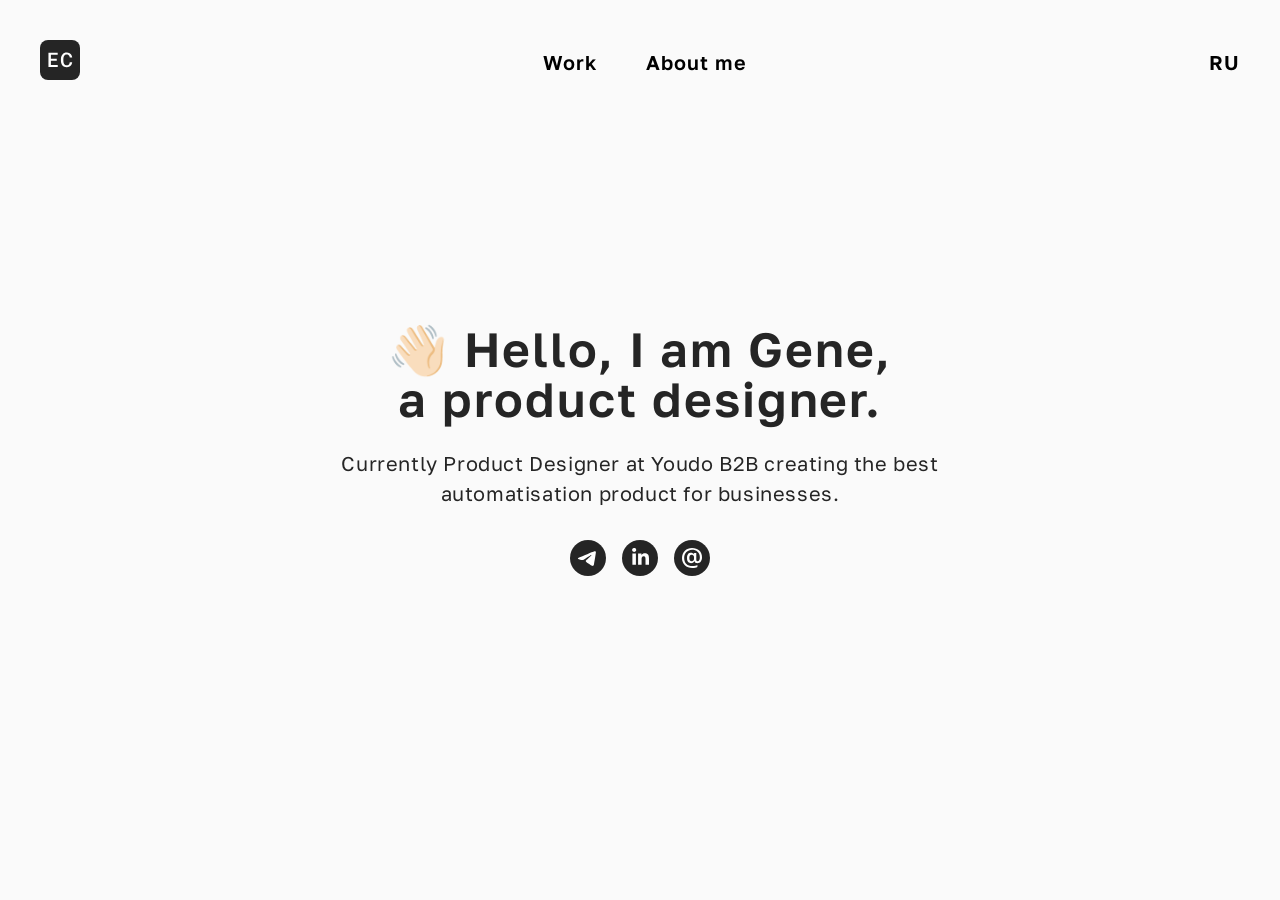
<file: index.html>
<!DOCTYPE html>
<html lang="en">
  <head>
    <script
      async
      src="https://www.googletagmanager.com/gtag/js?id=G-0EHWK5P559"
    ></script>
    <script>
      window.dataLayer = window.dataLayer || [];
      function gtag() {
        dataLayer.push(arguments);
      }
      gtag("js", new Date());

      gtag("config", "G-0EHWK5P559");
    </script>
    <link rel="stylesheet" href="css/normalize.css" />
    <link rel="stylesheet" href="css/style.css" />
    <link rel="stylesheet" href="css/font.css" />
    <link rel="shortcut icon" href="img/logo.svg" />
    <title>Evgeniy Chaplygin</title>
    <meta charset="UTF-8" />
    <meta http-equiv="X-UA-Compatible" content="IE=edge" />
    <meta name="viewport" content="width=device-width, initial-scale=1.0" />
  </head>
  <body>
    <header class="header">
      <a href="index.html">
        <img src="img/logo.svg" alt="нет лого" />
      </a>
      <div class="randomclass">
        <a href="work_en.html" class="bold-20">
          <p>Work</p>
        </a>
        <a href="about_en.html" class="bold-20">
          <p>About me</p>
        </a>
      </div>
      <a href="index_ru.html" class="bold-20-lang">
        <p>RU</p>
      </a>
    </header>
    <div class="mainpart">
      <div class="idextparttext">
        <p class="bold-48">👋🏻 Hello, I am Gene,<br />a product designer.</p>
        <p class="regular-20">
          Currently Product Designer at Youdo B2B creating the best
          automatisation product for businesses.
        </p>
      </div>
      <div class="social">
        <a href="https://t.me/chaplygin_evgeniy" target="_blank" class="telegram-icon">
          <img src="img/telegram.svg" alt="телеграм" />
        </a>
        <a href="https://www.linkedin.com/in/evgeniychaplygin/" target="_blank" class="linkedin-icon">
          <img src="img/linkedin.svg" alt="линкедин" />
        </a>
        <a href="mailto:chaplygindesign@gmail.com" class="mail-icon">
          <img src="img/mail.svg" alt="мэил" />
        </a>
      </div>
    </div>
  </body>
</html>
</file>
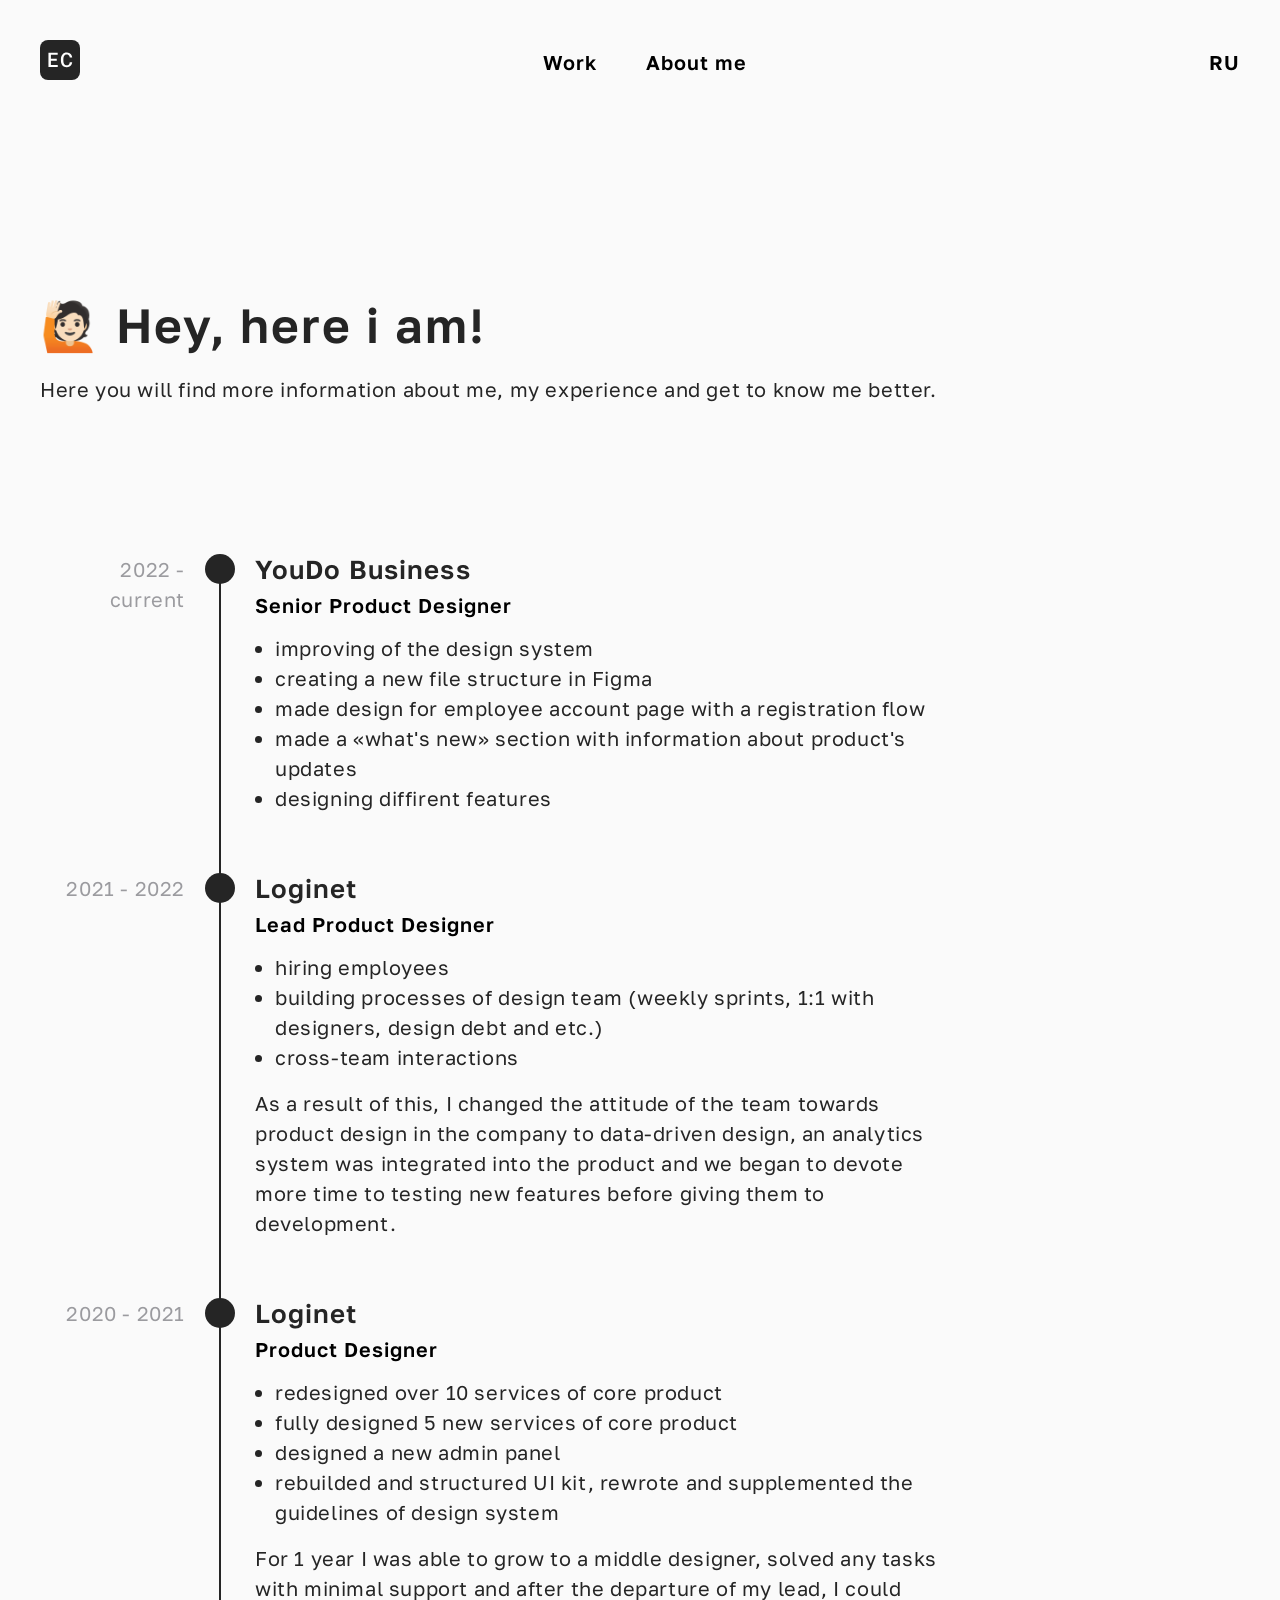
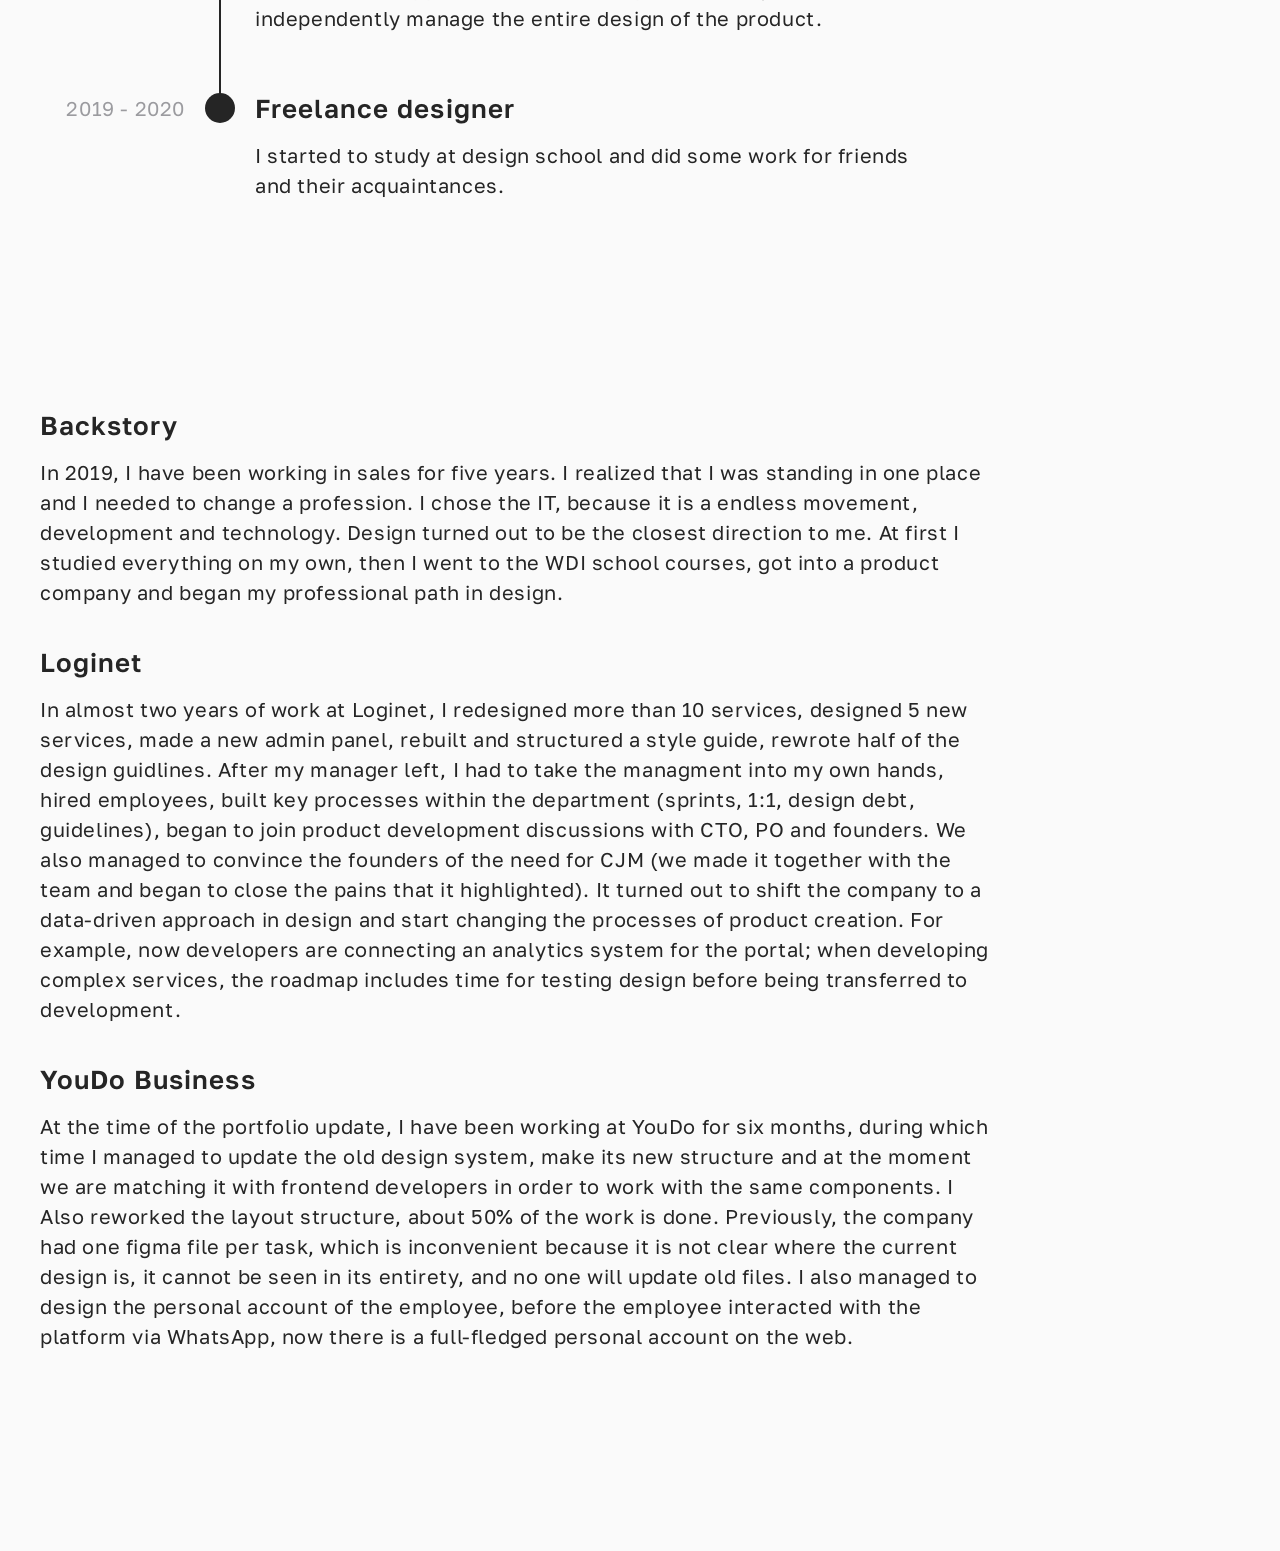
<file: about_en.html>
<!DOCTYPE html>
<html lang="en">
  <head>
    <script
      async
      src="https://www.googletagmanager.com/gtag/js?id=G-0EHWK5P559"
    ></script>
    <script>
      window.dataLayer = window.dataLayer || [];
      function gtag() {
        dataLayer.push(arguments);
      }
      gtag("js", new Date());

      gtag("config", "G-0EHWK5P559");
    </script>
    <link rel="stylesheet" href="css/normalize.css" />
    <link rel="stylesheet" href="css/style.css" />
    <link rel="stylesheet" href="css/font.css" />
    <link rel="shortcut icon" href="img/logo.svg" />
    <title>About me</title>
    <meta charset="UTF-8" />
    <meta http-equiv="X-UA-Compatible" content="IE=edge" />
    <meta name="viewport" content="width=device-width, initial-scale=1.0" />
  </head>
  <body>
    <header class="header">
      <a href="index.html">
        <img src="img/logo.svg" alt="нет лого" />
      </a>
      <div class="randomclass">
        <a href="work_en.html" class="bold-20">
          <p>Work</p>
        </a>
        <a href="about_en.html" class="bold-20">
          <p>About me</p>
        </a>
      </div>
      <a href="about_ru.html" class="bold-20-lang">
        <p>RU</p>
      </a>
    </header>
    <div class="mainpartwork">
      <div class="mainparttext">
        <p class="bold-48">🙋🏻 Hey, here i am!</p>
        <p class="regular-20">
          Here you will find more information about me, my experience and get to
          know me better.
        </p>
      </div>
      <div class="block-exp">
        <img class="line-exp" src="img/lineexp.svg" alt="линия" />
        <div class="exp-main">
          <p class="regular-20-gray datedesktop">2022 - current</p>
          <img src="img/round.svg" alt="круг" class="careerdot" />
          <div class="exp-text">
            <div class="cardheader">
              <p class="bold-26">YouDo Business</p>
              <p class="bold-20">Senior Product Designer</p>
              <p class="regular-20-gray datemobile">2022 - current</p>
            </div>
            <ul class="regular-20 list">
              <li>improving of the design system</li>
              <li>creating a new file structure in Figma</li>
              <li>
                made design for employee account page with a registration flow
              </li>
              <li>
                made a «what's new» section with information about product's
                updates
              </li>
              <li>designing diffirent features</li>
            </ul>
          </div>
        </div>
        <div class="exp-main">
          <p class="regular-20-gray datedesktop">2021 - 2022</p>
          <img src="img/round.svg" alt="круг" class="careerdot" />
          <div class="exp-text">
            <div class="cardheader">
              <p class="bold-26">Loginet</p>
              <p class="bold-20">Lead Product Designer</p>
              <p class="regular-20-gray datemobile">2021 - 2022</p>
            </div>
            <ul class="regular-20 list">
              <li>hiring employees</li>
              <li>
                building processes of design team (weekly sprints, 1:1 with
                designers, design debt and etc.)
              </li>
              <li>cross-team interactions</li>
            </ul>
            <p class="regular-20">
              As a result of this, I changed the attitude of the team towards
              product design in the company to data-driven design, an analytics
              system was integrated into the product and we began to devote more
              time to testing new features before giving them to development.
            </p>
          </div>
        </div>
        <div class="exp-main">
          <p class="regular-20-gray datedesktop">2020 - 2021</p>
          <img src="img/round.svg" alt="круг" class="careerdot" />
          <div class="exp-text">
            <div class="cardheader">
              <p class="bold-26">Loginet</p>
              <p class="bold-20">Product Designer</p>
              <p class="regular-20-gray datemobile">2020 - 2021</p>
            </div>
            <ul class="regular-20 list">
              <li>redesigned over 10 services of core product</li>
              <li>fully designed 5 new services of core product</li>
              <li>designed a new admin panel</li>
              <li>
                rebuilded and structured UI kit, rewrote and supplemented the
                guidelines of design system
              </li>
            </ul>
            <p class="regular-20">
              For 1 year I was able to grow to a middle designer, solved any
              tasks with minimal support and after the departure of my lead, I
              could independently manage the entire design of the product.
            </p>
          </div>
        </div>
        <div class="exp-main">
          <p class="regular-20-gray datedesktop">2019 - 2020</p>
          <img src="img/round.svg" alt="круг" class="careerdot" />
          <div class="exp-text">
            <div class="cardheader">
              <p class="bold-26">Freelance designer</p>
              <p class="regular-20-gray datemobile">2019 - 2020</p>
            </div>
            <p class="regular-20">
              I started to study at design school and did some work for friends
              and their acquaintances.
            </p>
          </div>
        </div>
      </div>
      <div class="cardtext">
        <div class="card-text-gap16">
          <p class="bold-26">Backstory</p>
          <p class="regular-20">
            In 2019, I have been working in sales for five years. I realized
            that I was standing in one place and I needed to change a
            profession. I chose the IT, because it is a endless movement,
            development and technology. Design turned out to be the closest
            direction to me. At first I studied everything on my own, then I
            went to the WDI school courses, got into a product company and began
            my professional path in design.
          </p>
        </div>
        <div class="card-text-gap16">
          <p class="bold-26">Loginet</p>
          <p class="regular-20">
            In almost two years of work at Loginet, I redesigned more than 10
            services, designed 5 new services, made a new admin panel, rebuilt
            and structured a style guide, rewrote half of the design guidlines.
            After my manager left, I had to take the managment into my own
            hands, hired employees, built key processes within the department
            (sprints, 1:1, design debt, guidelines), began to join product
            development discussions with CTO, PO and founders. We also managed
            to convince the founders of the need for CJM (we made it together
            with the team and began to close the pains that it highlighted). It
            turned out to shift the company to a data-driven approach in design
            and start changing the processes of product creation. For example,
            now developers are connecting an analytics system for the portal;
            when developing complex services, the roadmap includes time for
            testing design before being transferred to development.
          </p>
        </div>
        <div class="card-text-gap16">
          <p class="bold-26">YouDo Business</p>
          <p class="regular-20">
            At the time of the portfolio update, I have been working at YouDo
            for six months, during which time I managed to update the old design
            system, make its new structure and at the moment we are matching it
            with frontend developers in order to work with the same components.
            I Also reworked the layout structure, about 50% of the work is done.
            Previously, the company had one figma file per task, which is
            inconvenient because it is not clear where the current design is, it
            cannot be seen in its entirety, and no one will update old files. I
            also managed to design the personal account of the employee, before
            the employee interacted with the platform via WhatsApp, now there is
            a full-fledged personal account on the web.
          </p>
        </div>
      </div>
    </div>
  </body>
</html>
</file>
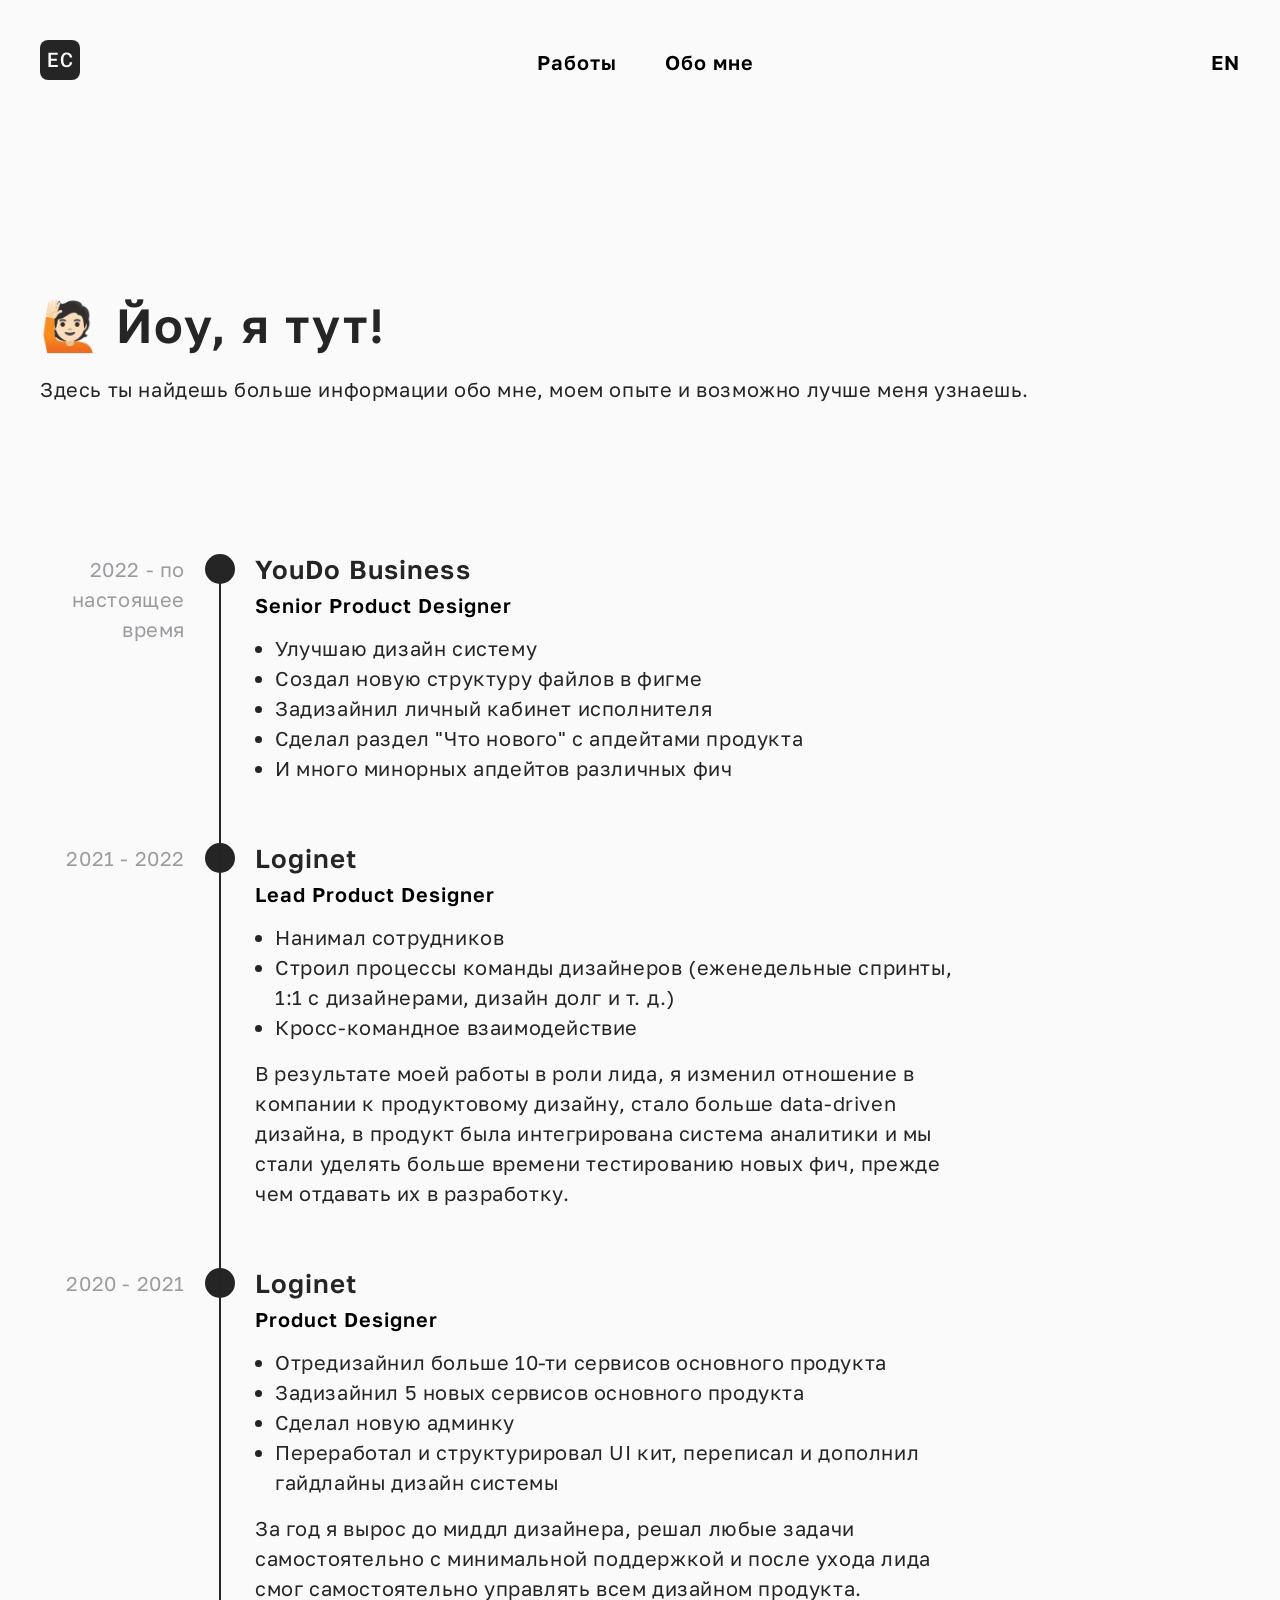
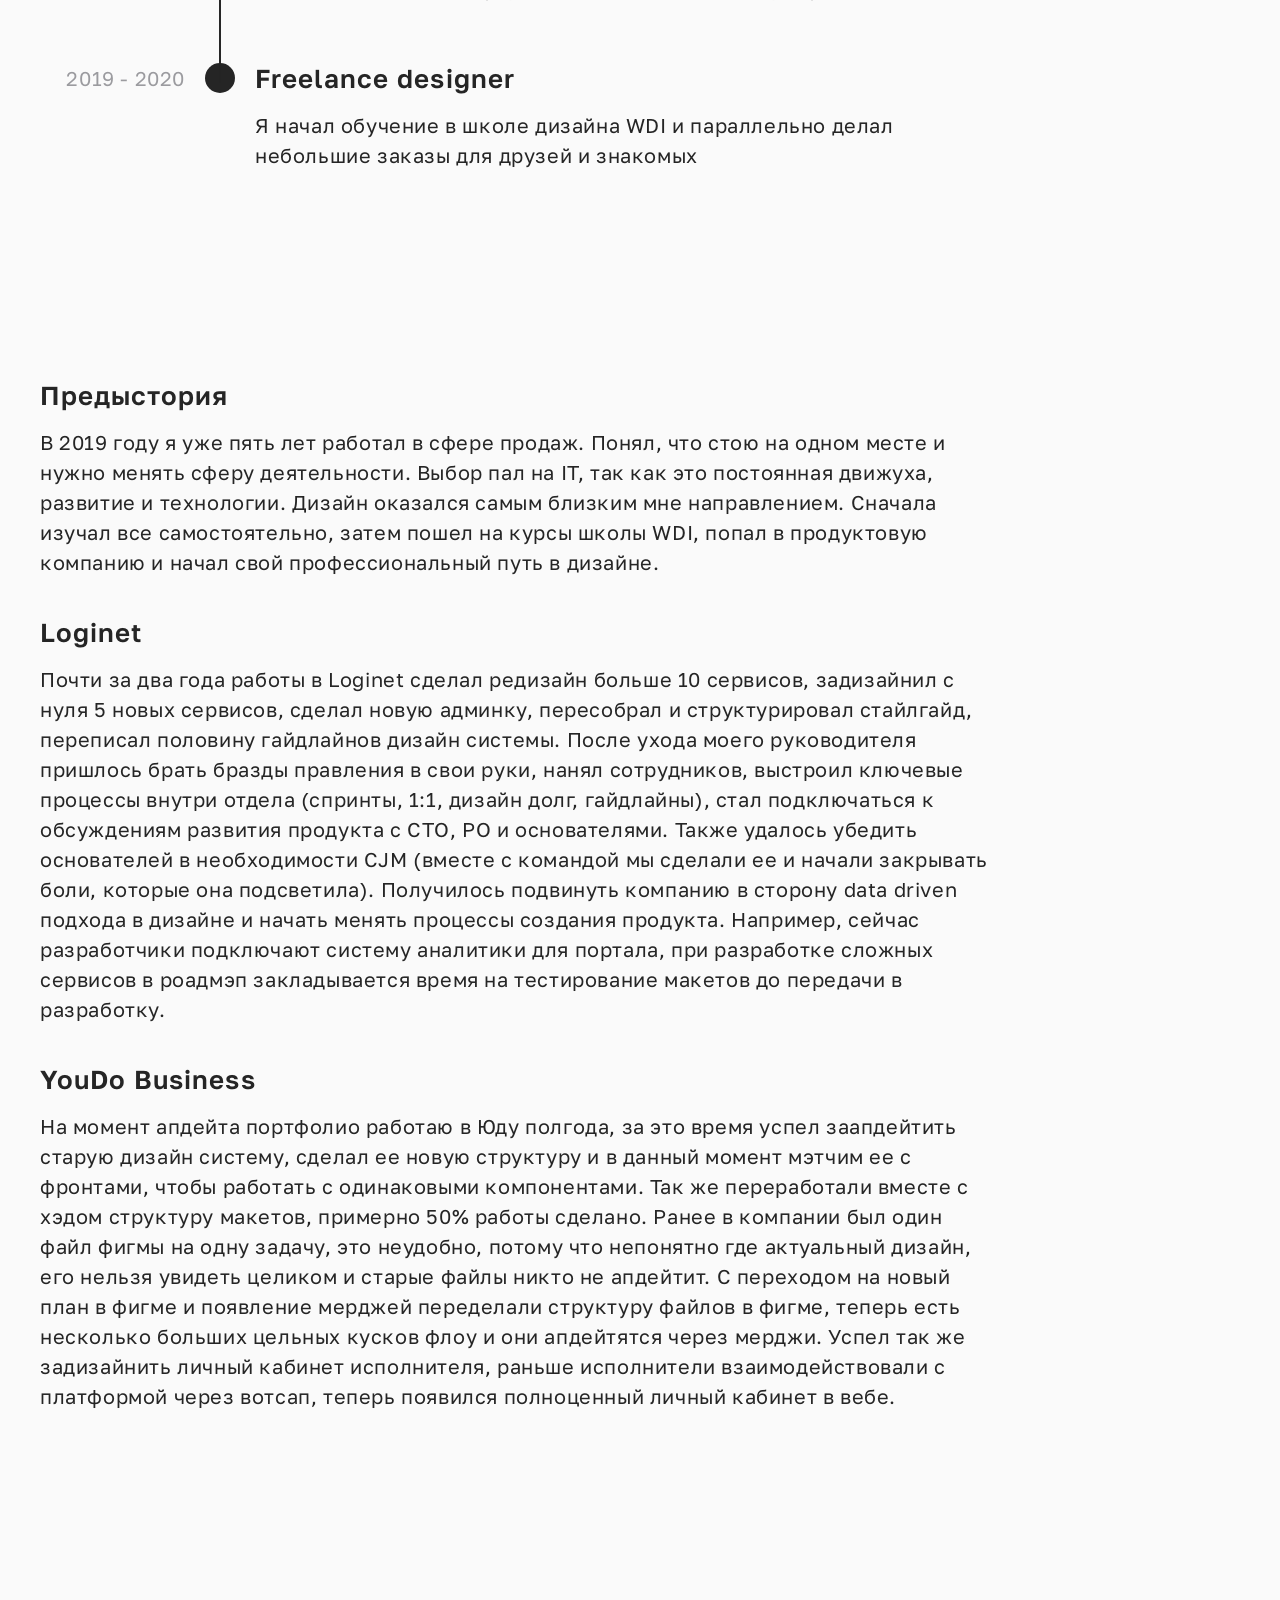
<file: about_ru.html>
<!DOCTYPE html>
<html lang="en">
  <head>
    <script
      async
      src="https://www.googletagmanager.com/gtag/js?id=G-0EHWK5P559"
    ></script>
    <script>
      window.dataLayer = window.dataLayer || [];
      function gtag() {
        dataLayer.push(arguments);
      }
      gtag("js", new Date());

      gtag("config", "G-0EHWK5P559");
    </script>
    <link rel="stylesheet" href="css/normalize.css" />
    <link rel="stylesheet" href="css/style.css" />
    <link rel="stylesheet" href="css/font.css" />
    <link rel="shortcut icon" href="img/logo.svg" />
    <title>Обо мне</title>
    <meta charset="UTF-8" />
    <meta http-equiv="X-UA-Compatible" content="IE=edge" />
    <meta name="viewport" content="width=device-width, initial-scale=1.0" />
  </head>
  <body>
    <header class="header">
      <a href="index_ru.html">
        <img src="img/logo.svg" alt="нет лого" />
      </a>
      <div class="randomclass">
        <a href="work_ru.html" class="bold-20">
          <p>Работы</p>
        </a>
        <a href="about_ru.html" class="bold-20">
          <p>Обо мне</p>
        </a>
      </div>
      <a href="about_en.html" class="bold-20-lang">
        <p>EN</p>
      </a>
    </header>
    <div class="mainpartwork">
      <div class="mainparttext">
        <p class="bold-48">🙋🏻 Йоу, я тут!</p>
        <p class="regular-20">
          Здесь ты найдешь больше информации обо мне, моем опыте и возможно
          лучше меня узнаешь.
        </p>
      </div>
      <div class="block-card">
        <img class="line-exp-ru" src="img/lineexp.svg" alt="линия" />
        <div class="exp-main">
          <p class="regular-20-gray">2022 - по настоящее время</p>
          <img src="img/round.svg" alt="круг" />
          <div class="exp-text">
            <div class="cardheader">
              <p class="bold-26">YouDo Business</p>
              <p class="bold-20">Senior Product Designer</p>
            </div>
            <ul class="regular-20 list">
              <li>Улучшаю дизайн систему</li>
              <li>Создал новую структуру файлов в фигме</li>
              <li>Задизайнил личный кабинет исполнителя</li>
              <li>Сделал раздел "Что нового" с апдейтами продукта</li>
              <li>И много минорных апдейтов различных фич</li>
            </ul>
          </div>
        </div>
        <div class="exp-main">
          <p class="regular-20-gray">2021 - 2022</p>
          <img src="img/round.svg" alt="круг" />
          <div class="exp-text">
            <div class="cardheader">
              <p class="bold-26">Loginet</p>
              <p class="bold-20">Lead Product Designer</p>
            </div>
            <ul class="regular-20 list">
              <li>Нанимал сотрудников</li>
              <li>
                Строил процессы команды дизайнеров (еженедельные спринты, 1:1 с
                дизайнерами, дизайн долг и т. д.)
              </li>
              <li>Кросс-командное взаимодействие</li>
            </ul>
            <p class="regular-20">
              В результате моей работы в роли лида, я изменил отношение в
              компании к продуктовому дизайну, стало больше data-driven дизайна,
              в продукт была интегрирована система аналитики и мы стали уделять
              больше времени тестированию новых фич, прежде чем отдавать их в
              разработку.
            </p>
          </div>
        </div>
        <div class="exp-main">
          <p class="regular-20-gray">2020 - 2021</p>
          <img src="img/round.svg" alt="круг" />
          <div class="exp-text">
            <div class="cardheader">
              <p class="bold-26">Loginet</p>
              <p class="bold-20">Product Designer</p>
            </div>
            <ul class="regular-20 list">
              <li>Отредизайнил больше 10-ти сервисов основного продукта</li>
              <li>Задизайнил 5 новых сервисов основного продукта</li>
              <li>Сделал новую админку</li>
              <li>
                Переработал и структурировал UI кит, переписал и дополнил
                гайдлайны дизайн системы
              </li>
            </ul>
            <p class="regular-20">
              За год я вырос до миддл дизайнера, решал любые задачи
              самостоятельно с минимальной поддержкой и после ухода лида смог
              самостоятельно управлять всем дизайном продукта.
            </p>
          </div>
        </div>
        <div class="exp-main">
          <p class="regular-20-gray">2019 - 2020</p>
          <img src="img/round.svg" alt="круг" />
          <div class="exp-text">
            <p class="bold-26">Freelance designer</p>
            <p class="regular-20">
              Я начал обучение в школе дизайна WDI и параллельно делал небольшие
              заказы для друзей и знакомых
            </p>
          </div>
        </div>
      </div>
      <div class="cardtext">
        <div class="card-text-gap16">
          <p class="bold-26">Предыстория</p>
          <p class="regular-20">
            В 2019 году я уже пять лет работал в сфере продаж. Понял, что стою
            на одном месте и нужно менять сферу деятельности. Выбор пал на IT,
            так как это постоянная движуха, развитие и технологии. Дизайн
            оказался самым близким мне направлением. Сначала изучал все
            самостоятельно, затем пошел на курсы школы WDI, попал в продуктовую
            компанию и начал свой профессиональный путь в дизайне.
          </p>
        </div>
        <div class="card-text-gap16">
          <p class="bold-26">Loginet</p>
          <p class="regular-20">
            Почти за два года работы в Loginet сделал редизайн больше 10
            сервисов, задизайнил с нуля 5 новых сервисов, сделал новую админку,
            пересобрал и структурировал стайлгайд, переписал половину гайдлайнов
            дизайн системы. После ухода моего руководителя пришлось брать бразды
            правления в свои руки, нанял сотрудников, выстроил ключевые процессы
            внутри отдела (спринты, 1:1, дизайн долг, гайдлайны), стал
            подключаться к обсуждениям развития продукта с CTO, PO и
            основателями. Также удалось убедить основателей в необходимости CJM
            (вместе с командой мы сделали ее и начали закрывать боли, которые
            она подсветила). Получилось подвинуть компанию в сторону data driven
            подхода в дизайне и начать менять процессы создания продукта.
            Например, сейчас разработчики подключают систему аналитики для
            портала, при разработке сложных сервисов в роадмэп закладывается
            время на тестирование макетов до передачи в разработку.
          </p>
        </div>
        <div class="card-text-gap16">
          <p class="bold-26">YouDo Business</p>
          <p class="regular-20">
            На момент апдейта портфолио работаю в Юду полгода, за это время
            успел заапдейтить старую дизайн систему, сделал ее новую структуру и
            в данный момент мэтчим ее с фронтами, чтобы работать с одинаковыми
            компонентами. Так же переработали вместе с хэдом структуру макетов,
            примерно 50% работы сделано. Ранее в компании был один файл фигмы на
            одну задачу, это неудобно, потому что непонятно где актуальный
            дизайн, его нельзя увидеть целиком и старые файлы никто не апдейтит.
            С переходом на новый план в фигме и появление мерджей переделали
            структуру файлов в фигме, теперь есть несколько больших цельных
            кусков флоу и они апдейтятся через мерджи. Успел так же задизайнить
            личный кабинет исполнителя, раньше исполнители взаимодействовали с
            платформой через вотсап, теперь появился полноценный личный кабинет
            в вебе.
          </p>
        </div>
      </div>
    </div>
  </body>
</html>
</file>
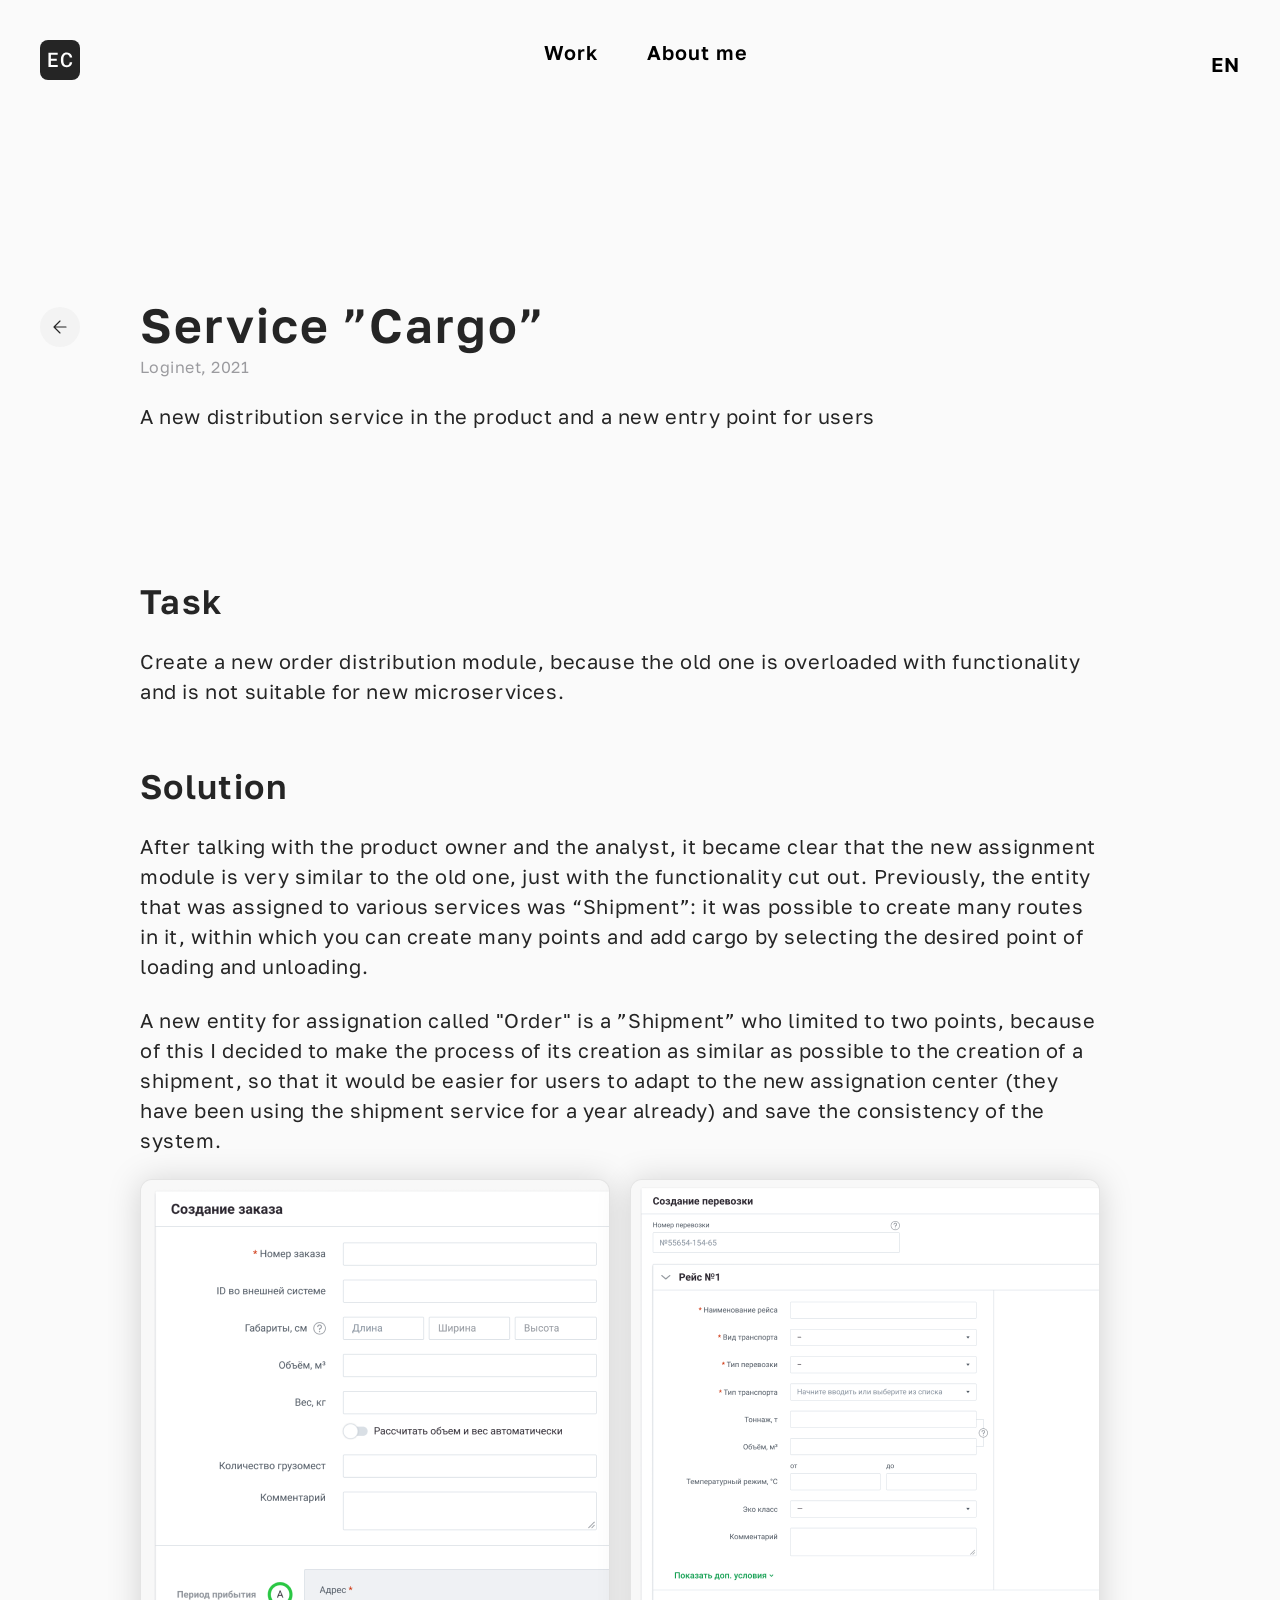
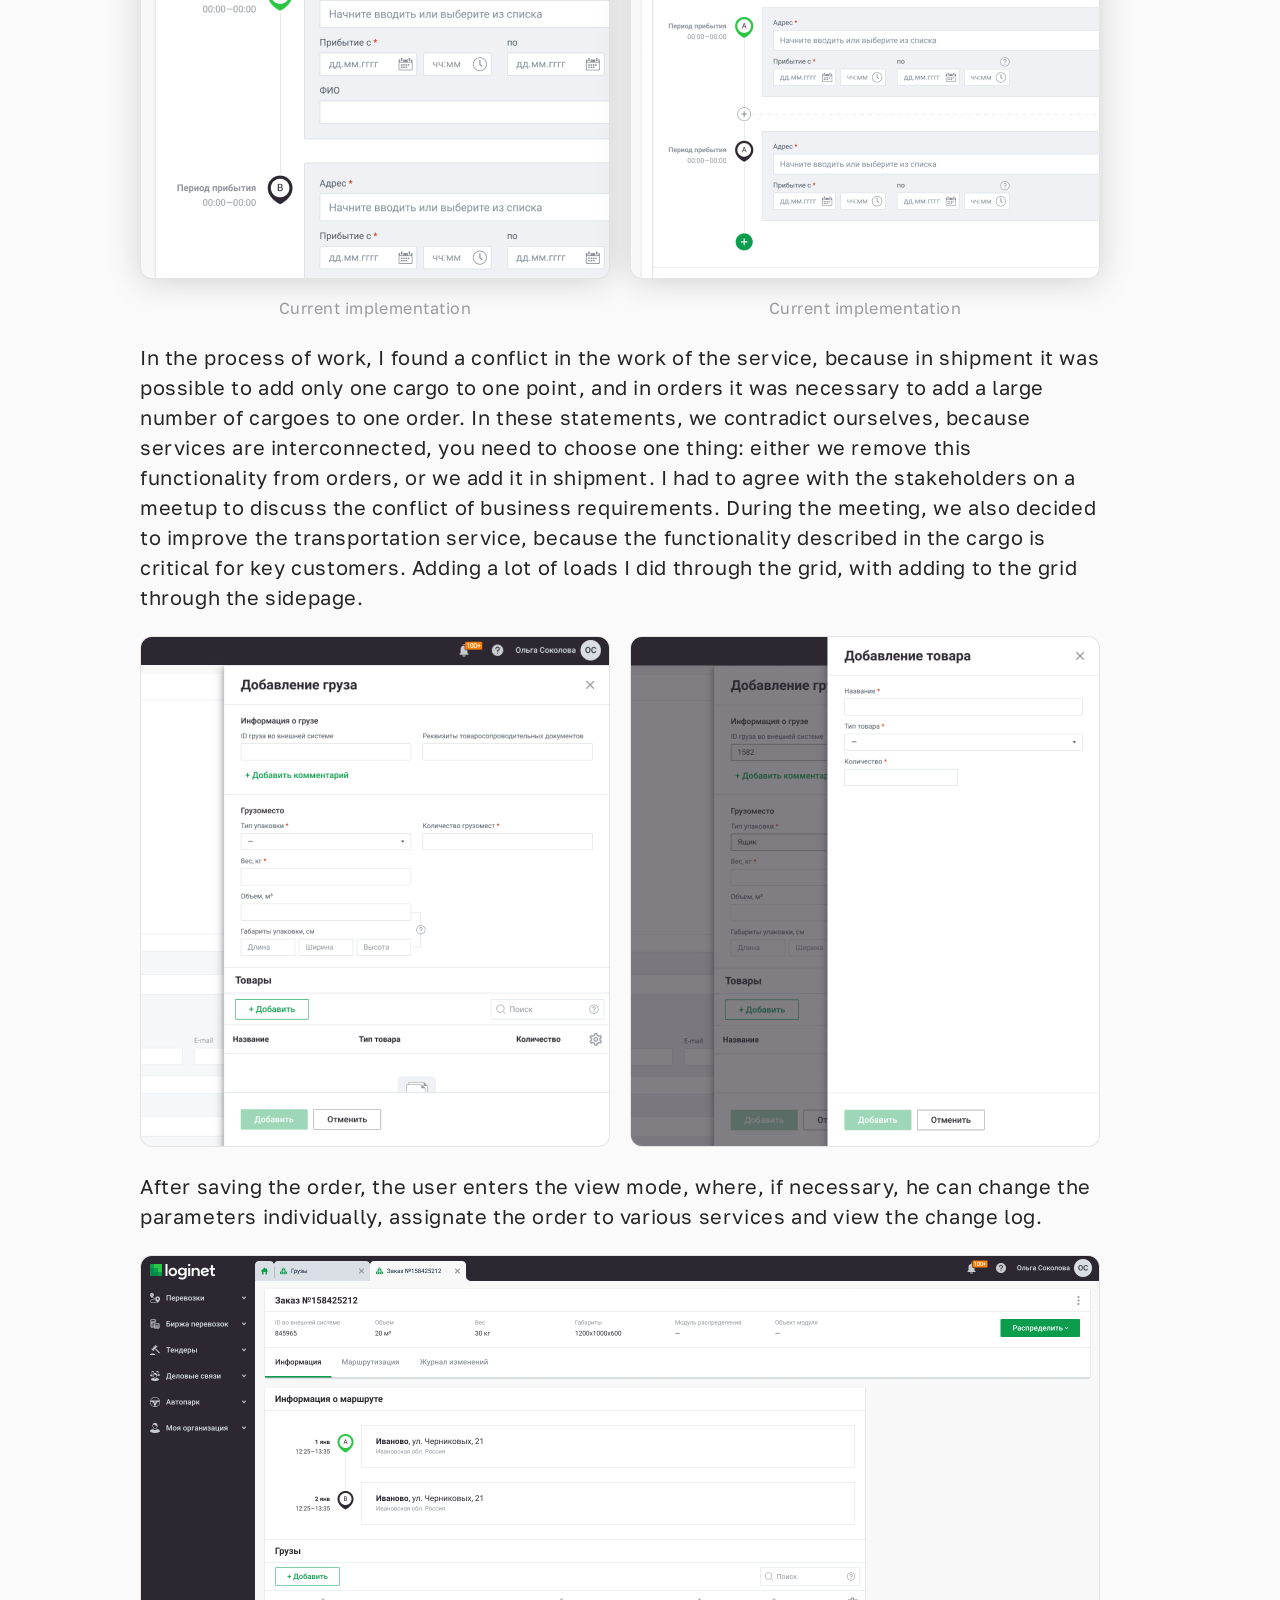
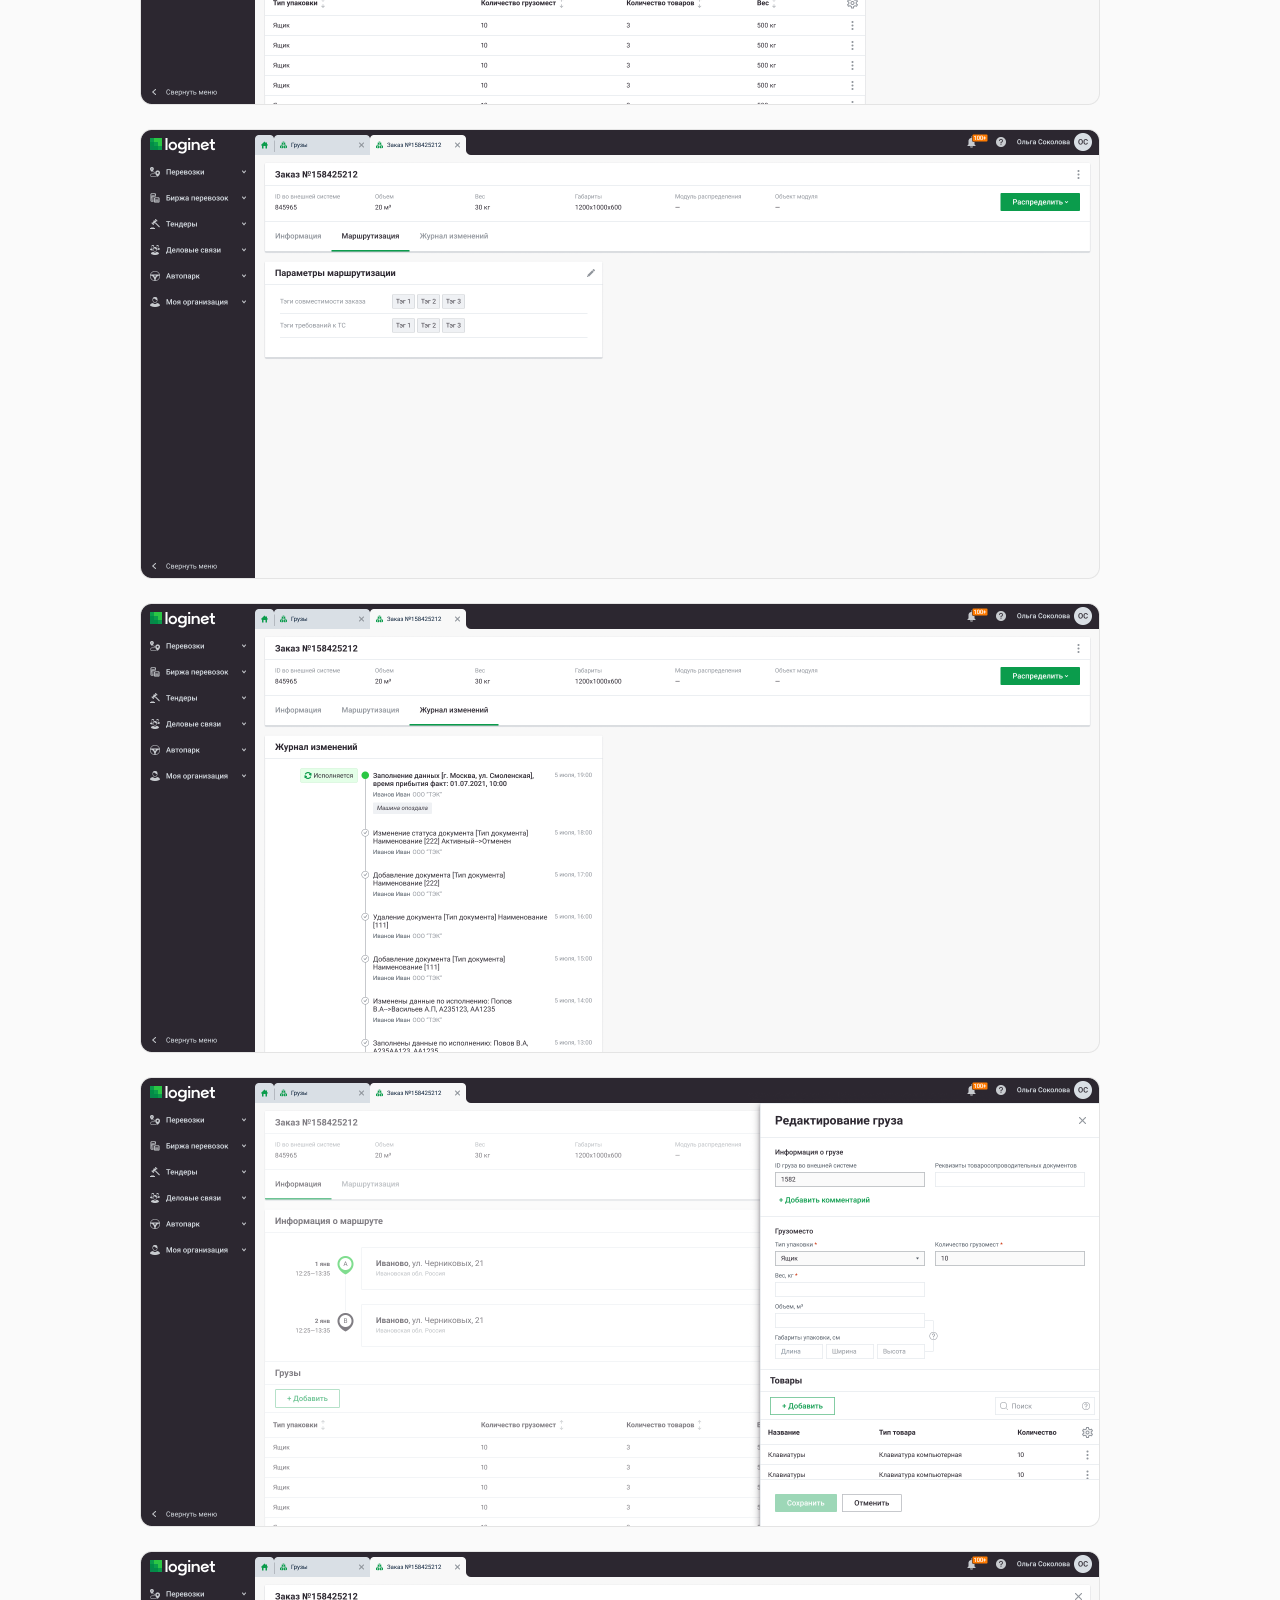
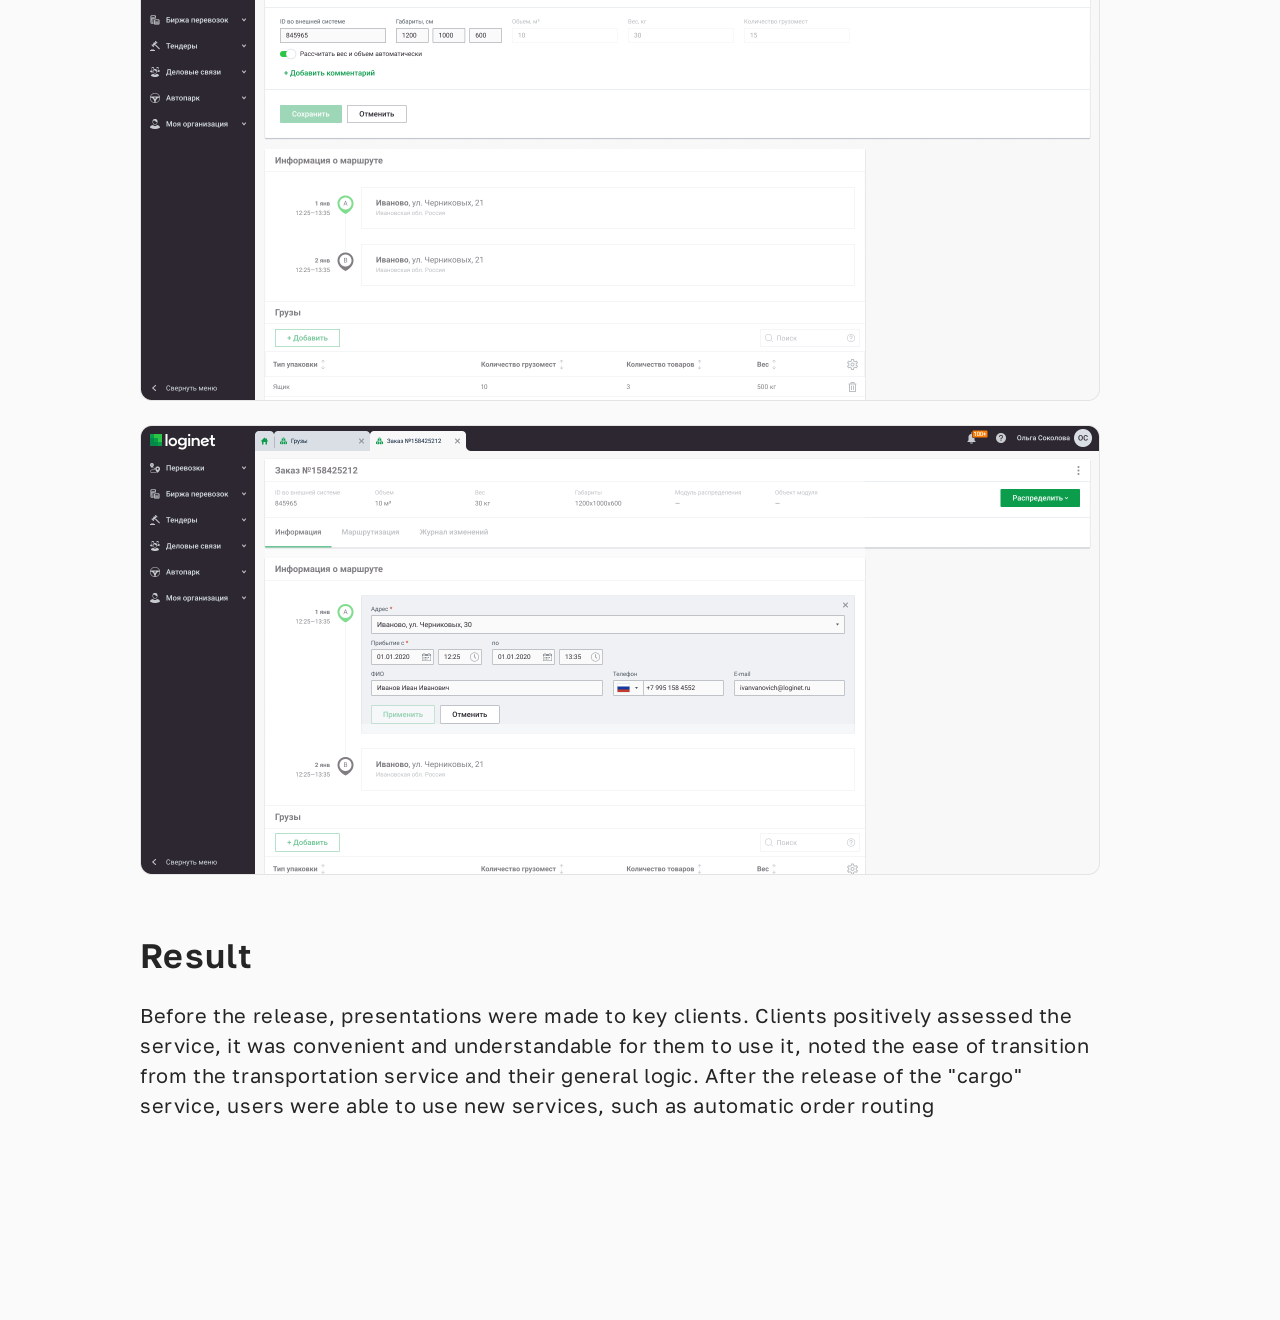
<file: cargo_case.html>
<!DOCTYPE html>
<html lang="en">
  <head>
    <link rel="stylesheet" href="css/normalize.css" />
    <link rel="stylesheet" href="css/font.css" />
    <link rel="stylesheet" href="css/style.css" />
    <link rel="shortcut icon" href="img/logo.svg" />
    <title>Service "Cargo"</title>
    <meta charset="UTF-8" />
    <meta http-equiv="X-UA-Compatible" content="IE=edge" />
    <meta name="viewport" content="width=device-width, initial-scale=1.0" />
    <title>Document</title>
  </head>
  <body>
    <header class="header">
      <a href="index.html">
        <img src="img/logo.svg" alt="нет лого" />
      </a>
      <div class="randomclass">
        <a href="work_en.html" class="bold-20">Work</a>
        <a href="about_en.html" class="bold-20">About me</a>
      </div>
      <div>
        <p class="bold-20">EN</p>
      </div>
    </header>
    <div class="case-with-button">
      <a href="work_en.html" class="backbutton">
        <img src="img/backbutton.svg" alt="назад" />
      </a>
      <div class="case-main">
        <div class="case-header">
          <div class="case-text">
            <p class="bold-48">Service ”Cargo”</p>
            <p class="regular-16">Loginet, 2021</p>
          </div>
          <p class="regular-20">
            A new distribution service in the product and a new entry point for
            users
          </p>
        </div>
        <div class="case-inside">
          <div class="case-inside-part">
            <p class="bold-34">Task</p>
            <p class="regular-20">
              Create a new order distribution module, because the old one is
              overloaded with functionality and is not suitable for new
              microservices.
            </p>
          </div>
          <div class="case-inside-part">
            <p class="bold-34">Solution</p>
            <p class="regular-20">
              After talking with the product owner and the analyst, it became
              clear that the new assignment module is very similar to the old
              one, just with the functionality cut out. Previously, the entity
              that was assigned to various services was “Shipment”: it was
              possible to create many routes in it, within which you can create
              many points and add cargo by selecting the desired point of
              loading and unloading.
            </p>
            <p class="regular-20">
              A new entity for assignation called "Order" is a ”Shipment” who
              limited to two points, because of this I decided to make the
              process of its creation as similar as possible to the creation of
              a shipment, so that it would be easier for users to adapt to the
              new assignation center (they have been using the shipment service
              for a year already) and save the consistency of the system.
            </p>
            <div class="doubleimg">
              <div class="img-with-text">
                <div class="caseimg">
                  <img src="img/cargo1.png" alt="нет изображения" />
                </div>
                <p class="regular-16">Current implementation</p>
              </div>
              <div class="img-with-text">
                <div class="caseimg">
                  <img src="img/cagro2.png" alt="нет изображения" />
                </div>
                <p class="regular-16">Current implementation</p>
              </div>
            </div>
            <p class="regular-20">
              In the process of work, I found a conflict in the work of the
              service, because in shipment it was possible to add only one cargo
              to one point, and in orders it was necessary to add a large number
              of cargoes to one order. In these statements, we contradict
              ourselves, because services are interconnected, you need to choose
              one thing: either we remove this functionality from orders, or we
              add it in shipment. I had to agree with the stakeholders on a
              meetup to discuss the conflict of business requirements. During
              the meeting, we also decided to improve the transportation
              service, because the functionality described in the cargo is
              critical for key customers. Adding a lot of loads I did through
              the grid, with adding to the grid through the sidepage.
            </p>
            <div class="doubleimg">
              <img src="img/cargo3.png" alt="нет изображения" />
              <img src="img/cargo4.png" alt="нет изображения" />
            </div>
            <p class="regular-20">
              After saving the order, the user enters the view mode, where, if
              necessary, he can change the parameters individually, assignate
              the order to various services and view the change log.
            </p>
            <img src="img/cargo5.png" alt="нет изображения" />
            <img src="img/cargo6.png" alt="нет изображения" />
            <img src="img/cargo7.png" alt="нет изображения" />
            <img src="img/cargo8.png" alt="нет изображения" />
            <img src="img/cargo9.png" alt="нет изображения" />
            <img src="img/cargo10.png" alt="нет изображения" />
          </div>
          <div class="case-inside-part">
            <p class="bold-34">Result</p>
            <p class="regular-20">
              Before the release, presentations were made to key clients.
              Clients positively assessed the service, it was convenient and
              understandable for them to use it, noted the ease of transition
              from the transportation service and their general logic. After the
              release of the "cargo" service, users were able to use new
              services, such as automatic order routing
            </p>
          </div>
        </div>
      </div>
    </div>
  </body>
</html>
</file>
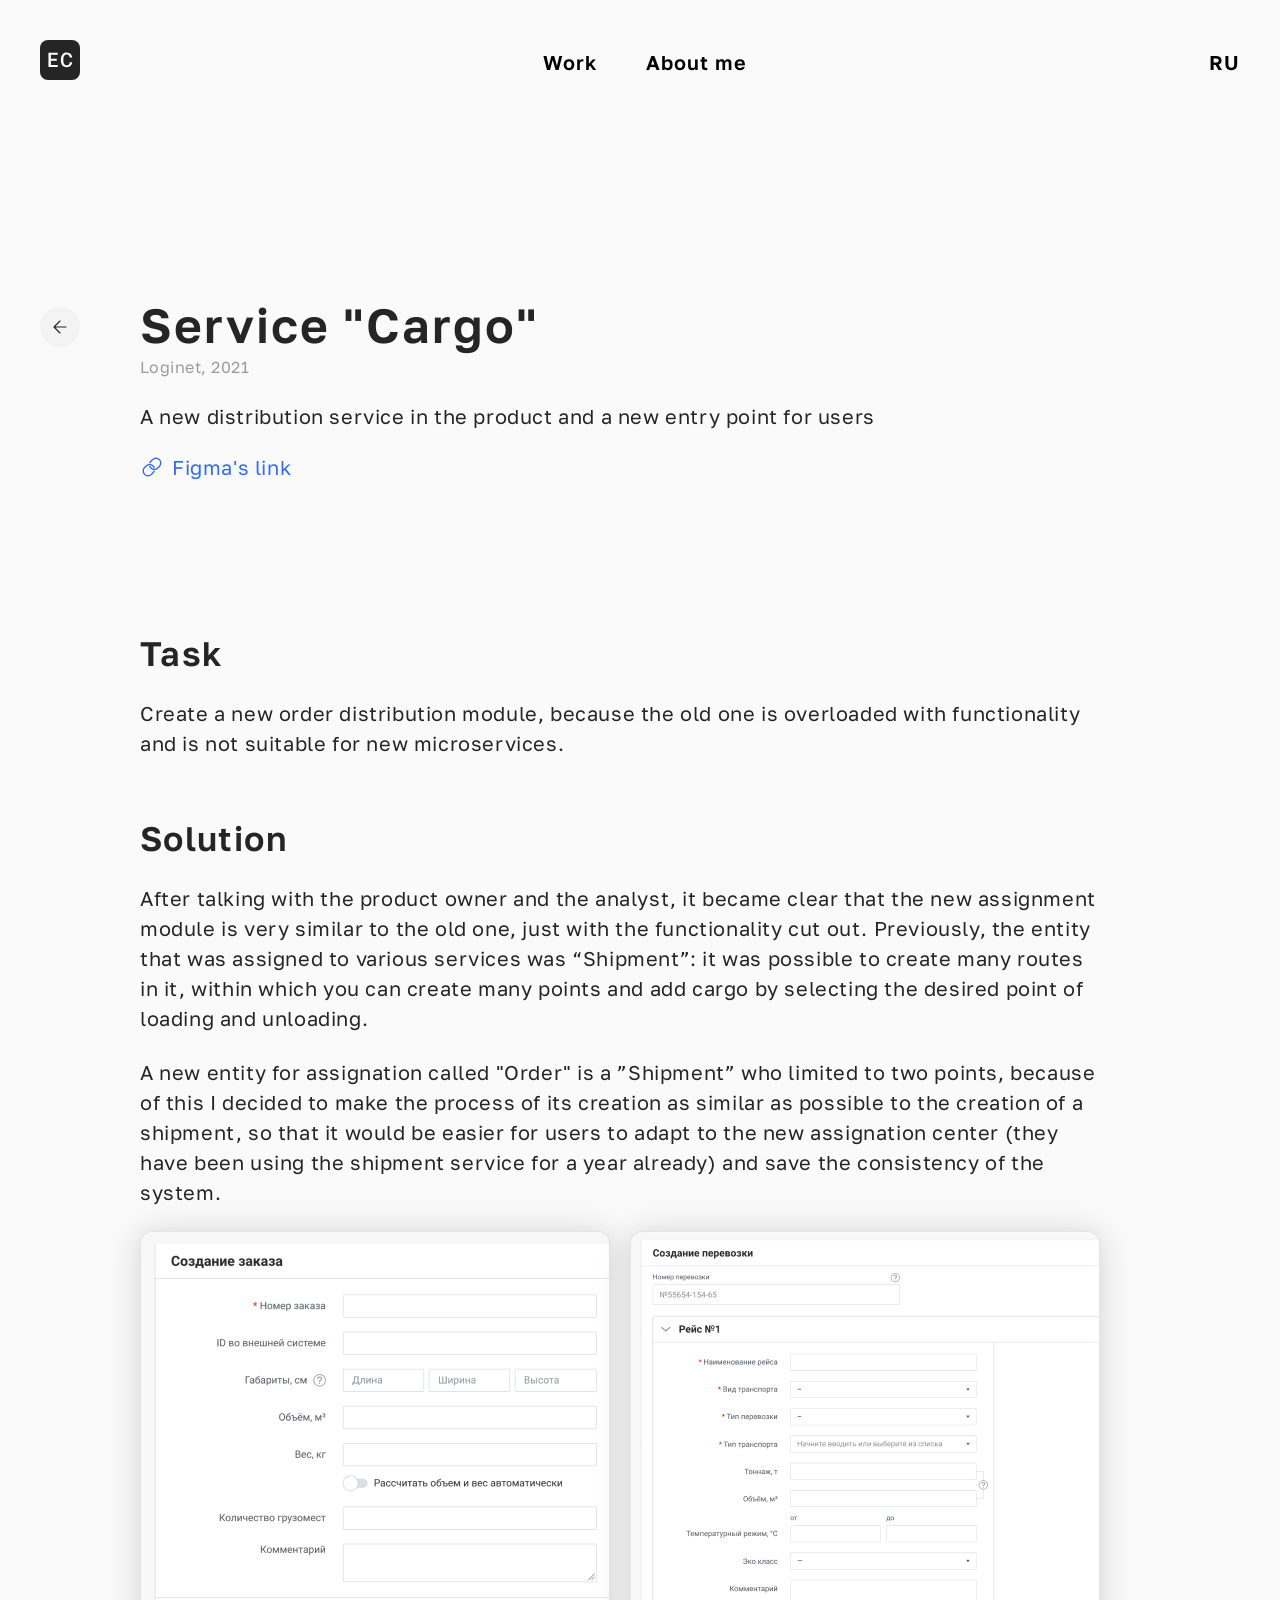
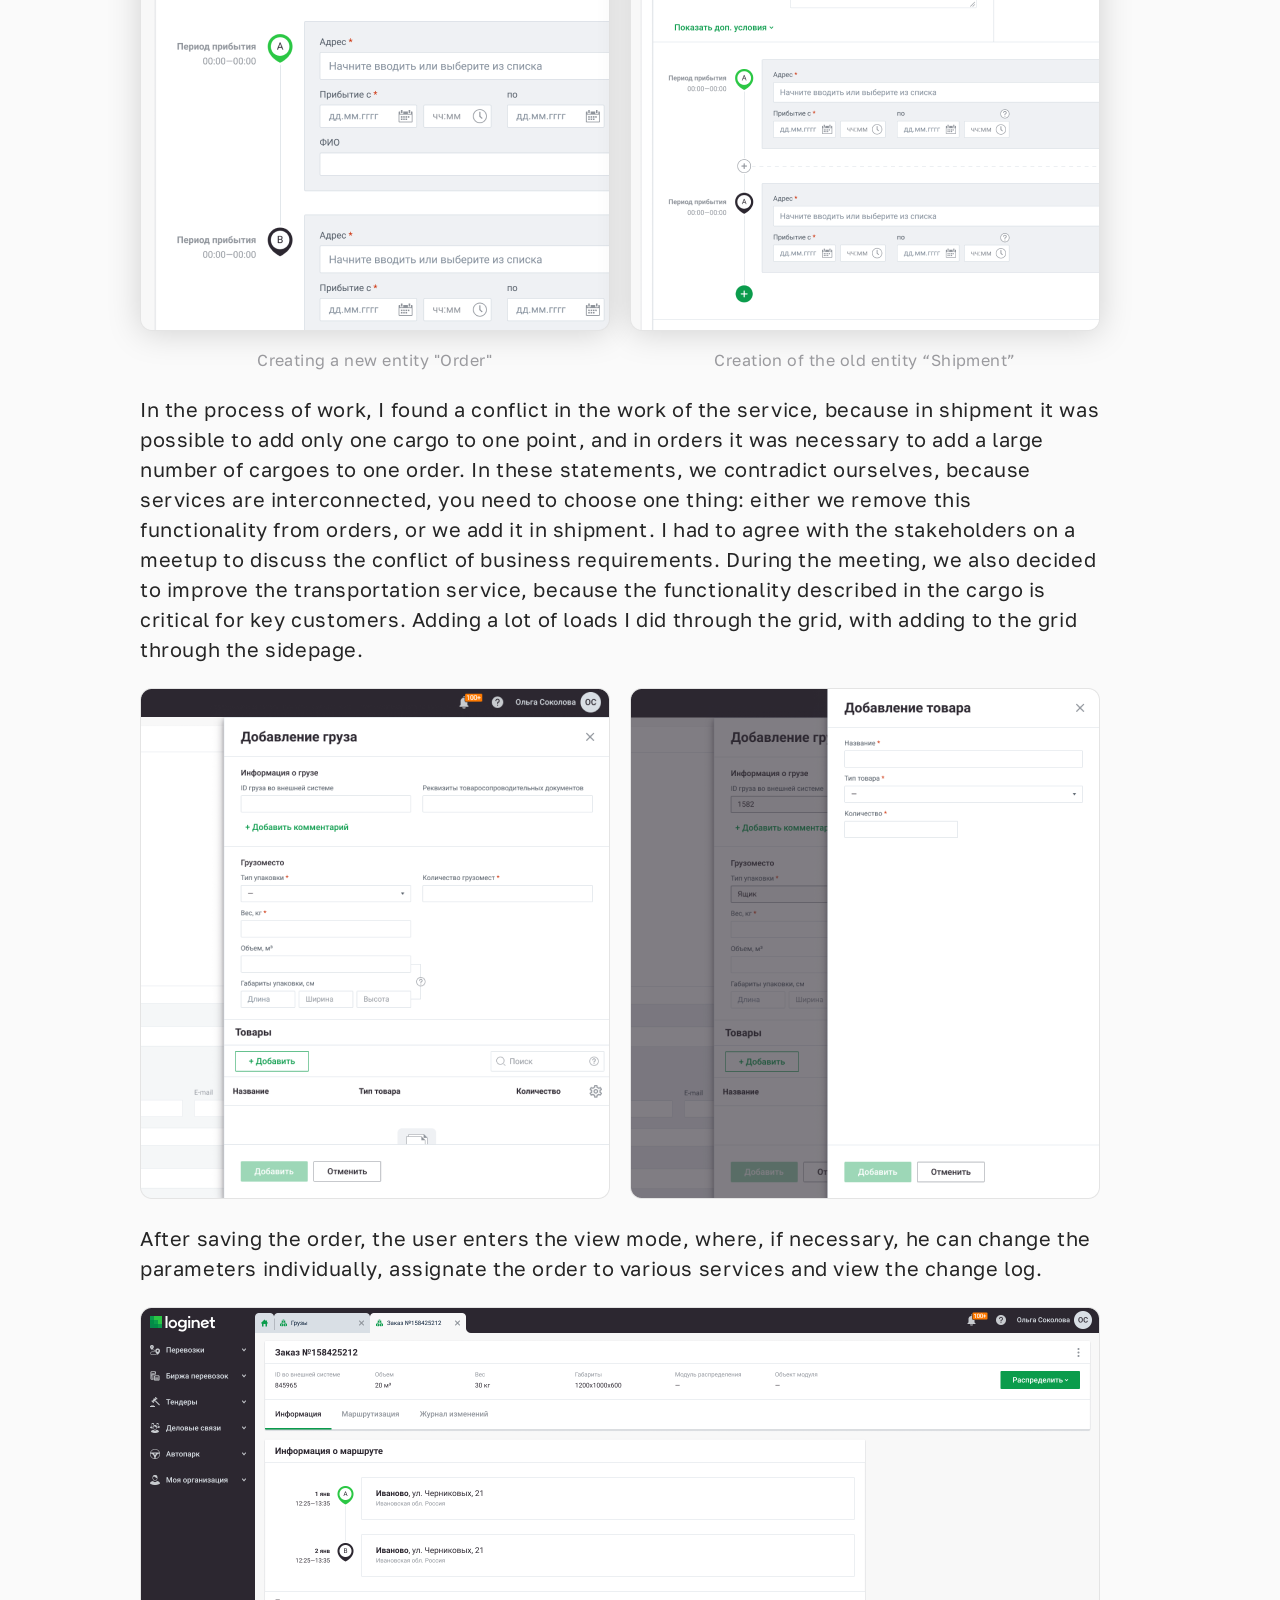
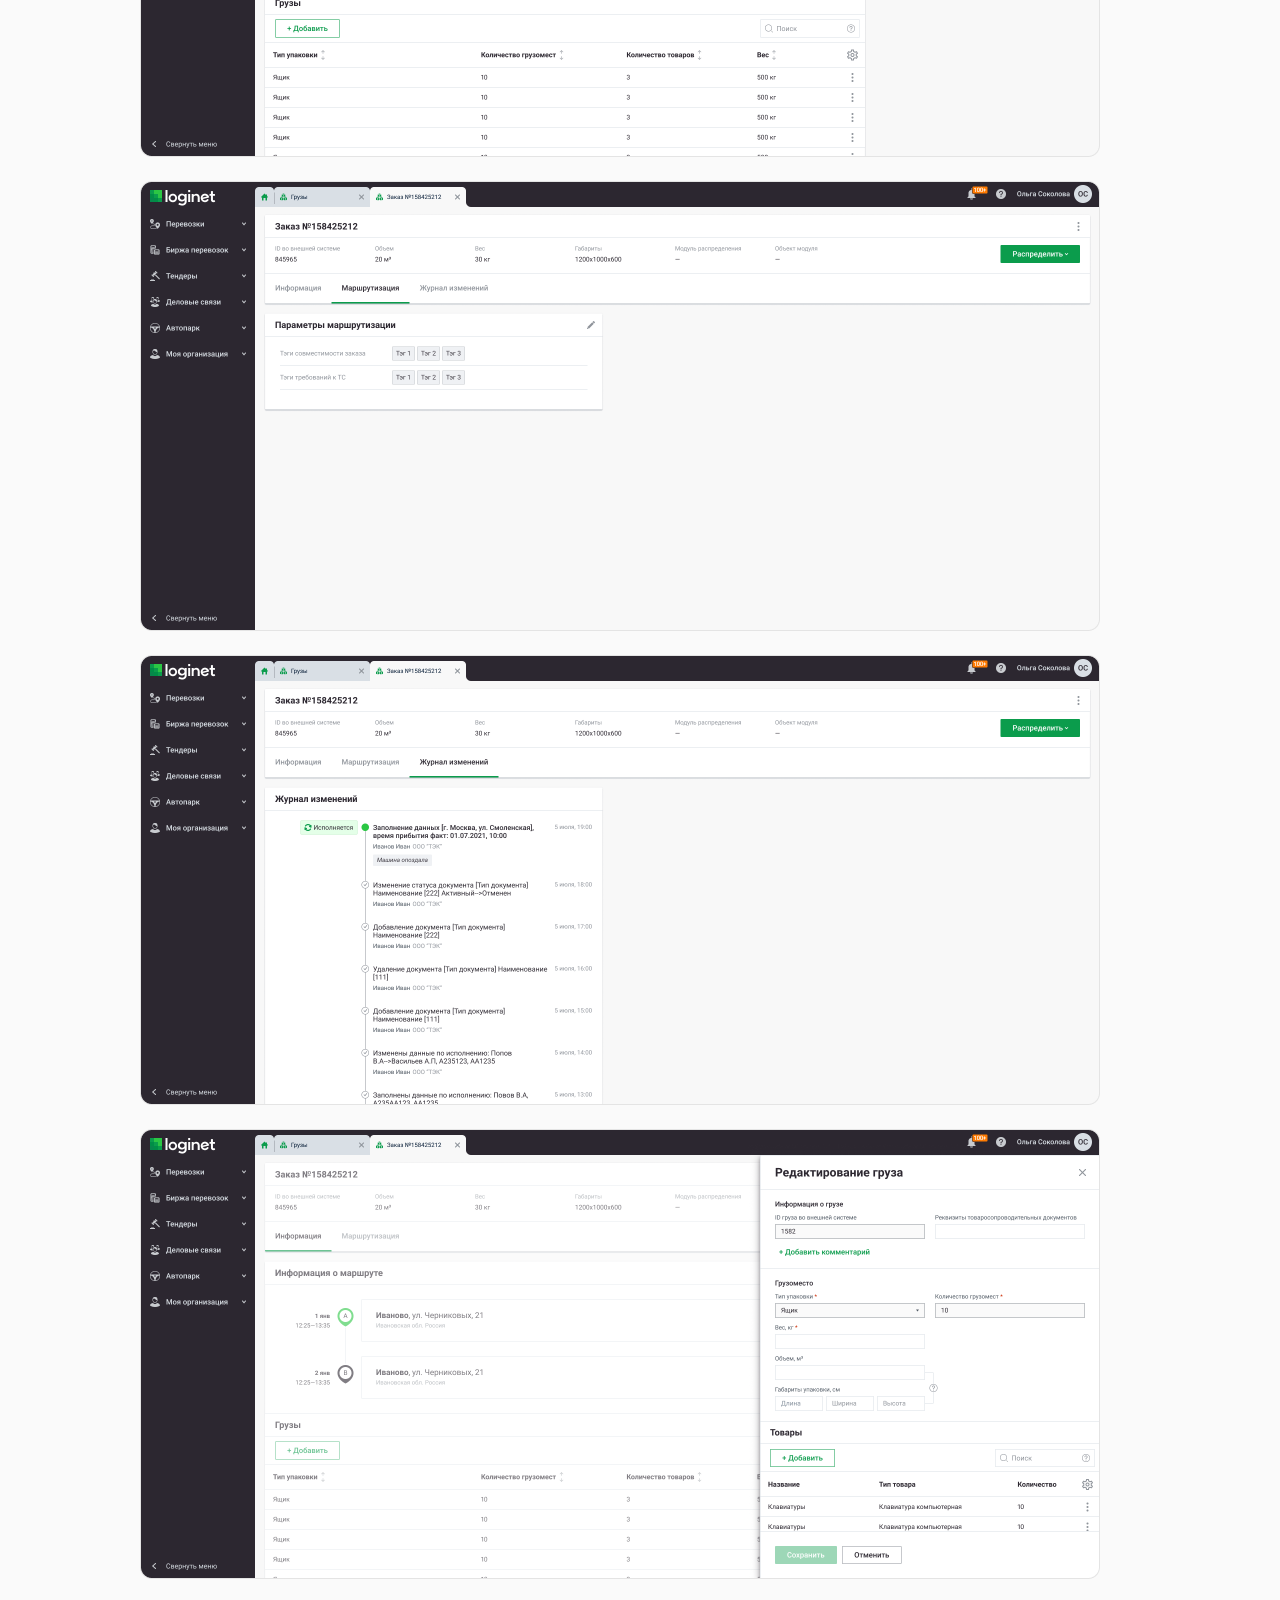
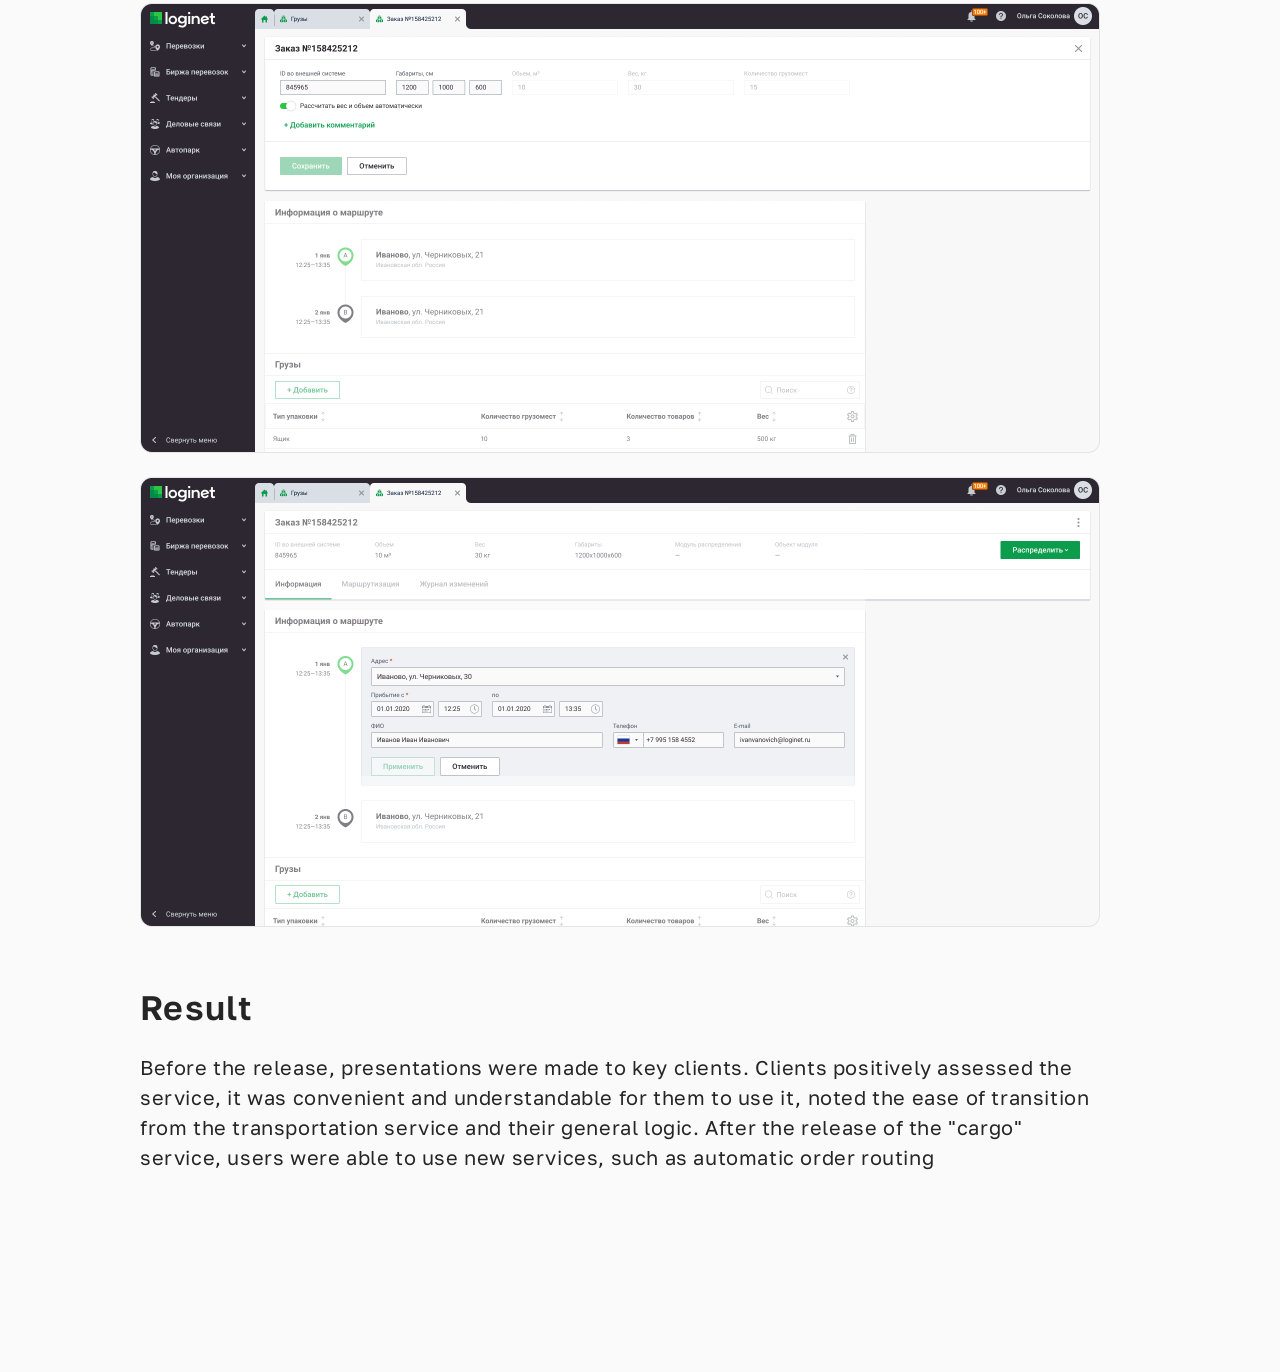
<file: cargo_case_en.html>
<!DOCTYPE html>
<html lang="en">
  <head>
    <script
      async
      src="https://www.googletagmanager.com/gtag/js?id=G-0EHWK5P559"
    ></script>
    <script>
      window.dataLayer = window.dataLayer || [];
      function gtag() {
        dataLayer.push(arguments);
      }
      gtag("js", new Date());

      gtag("config", "G-0EHWK5P559");
    </script>
    <link rel="stylesheet" href="css/normalize.css" />
    <link rel="stylesheet" href="css/font.css" />
    <link rel="stylesheet" href="css/style.css" />
    <link rel="shortcut icon" href="img/logo.svg" />
    <title>Service "Cargo"</title>
    <meta charset="UTF-8" />
    <meta http-equiv="X-UA-Compatible" content="IE=edge" />
    <meta name="viewport" content="width=device-width, initial-scale=1.0" />
  </head>
  <body>
    <header class="header">
      <a href="index.html">
        <img src="img/logo.svg" alt="нет лого" />
      </a>
      <div class="randomclass">
        <a href="work_en.html" class="bold-20">
          <p>Work</p>
        </a>
        <a href="about_en.html" class="bold-20">
          <p>About me</p>
        </a>
      </div>
      <a href="cargo_case_ru.html" class="bold-20-lang">
        <p>RU</p>
      </a>
    </header>
    <div class="case-with-button">
      <a href="work_en.html" class="backbutton">
        <img src="img/backbutton.svg" alt="назад" />
      </a>
      <div class="case-main">
        <div class="case-header">
          <div class="case-text">
            <p class="bold-48">Service "Cargo"</p>
            <p class="regular-16">Loginet, 2021</p>
          </div>
          <p class="regular-20">
            A new distribution service in the product and a new entry point for
            users
          </p>
          <a
            href="https://www.figma.com/file/DNUBHVaPkbL1ti8dcsxLMj/Cargo-V.1?t=hlJrgId8RJIcYZXV-1"
            class="link" target="_blank">
            <img src="img/link.svg" alt="ссылка" />
            <p class="regular-20-link">Figma's link</p>
          </a>
        </div>
        <div class="case-inside">
          <div class="case-inside-part">
            <p class="bold-34">Task</p>
            <p class="regular-20">
              Create a new order distribution module, because the old one is
              overloaded with functionality and is not suitable for new
              microservices.
            </p>
          </div>
          <div class="case-inside-part">
            <p class="bold-34">Solution</p>
            <p class="regular-20">
              After talking with the product owner and the analyst, it became
              clear that the new assignment module is very similar to the old
              one, just with the functionality cut out. Previously, the entity
              that was assigned to various services was “Shipment”: it was
              possible to create many routes in it, within which you can create
              many points and add cargo by selecting the desired point of
              loading and unloading.
            </p>
            <p class="regular-20">
              A new entity for assignation called "Order" is a ”Shipment” who
              limited to two points, because of this I decided to make the
              process of its creation as similar as possible to the creation of
              a shipment, so that it would be easier for users to adapt to the
              new assignation center (they have been using the shipment service
              for a year already) and save the consistency of the system.
            </p>
            <div class="doubleimg">
              <div class="img-with-text">
                <div class="caseimg">
                  <img src="img/cargo1.png" alt="нет изображения" />
                </div>
                <p class="regular-16">Creating a new entity "Order"</p>
              </div>
              <div class="img-with-text">
                <div class="caseimg">
                  <img src="img/cagro2.png" alt="нет изображения" />
                </div>
                <p class="regular-16">Creation of the old entity “Shipment”</p>
              </div>
            </div>
            <p class="regular-20">
              In the process of work, I found a conflict in the work of the
              service, because in shipment it was possible to add only one cargo
              to one point, and in orders it was necessary to add a large number
              of cargoes to one order. In these statements, we contradict
              ourselves, because services are interconnected, you need to choose
              one thing: either we remove this functionality from orders, or we
              add it in shipment. I had to agree with the stakeholders on a
              meetup to discuss the conflict of business requirements. During
              the meeting, we also decided to improve the transportation
              service, because the functionality described in the cargo is
              critical for key customers. Adding a lot of loads I did through
              the grid, with adding to the grid through the sidepage.
            </p>
            <div class="doubleimg">
              <img src="img/cargo3.png" alt="нет изображения" />
              <img src="img/cargo4.png" alt="нет изображения" />
            </div>
            <p class="regular-20">
              After saving the order, the user enters the view mode, where, if
              necessary, he can change the parameters individually, assignate
              the order to various services and view the change log.
            </p>
            <img src="img/cargo5.png" alt="нет изображения" />
            <img src="img/cargo6.png" alt="нет изображения" />
            <img src="img/cargo7.png" alt="нет изображения" />
            <img src="img/cargo8.png" alt="нет изображения" />
            <img src="img/cargo9.png" alt="нет изображения" />
            <img src="img/cargo10.png" alt="нет изображения" />
          </div>
          <div class="case-inside-part">
            <p class="bold-34">Result</p>
            <p class="regular-20">
              Before the release, presentations were made to key clients.
              Clients positively assessed the service, it was convenient and
              understandable for them to use it, noted the ease of transition
              from the transportation service and their general logic. After the
              release of the "cargo" service, users were able to use new
              services, such as automatic order routing
            </p>
          </div>
        </div>
      </div>
    </div>
  </body>
</html>
</file>
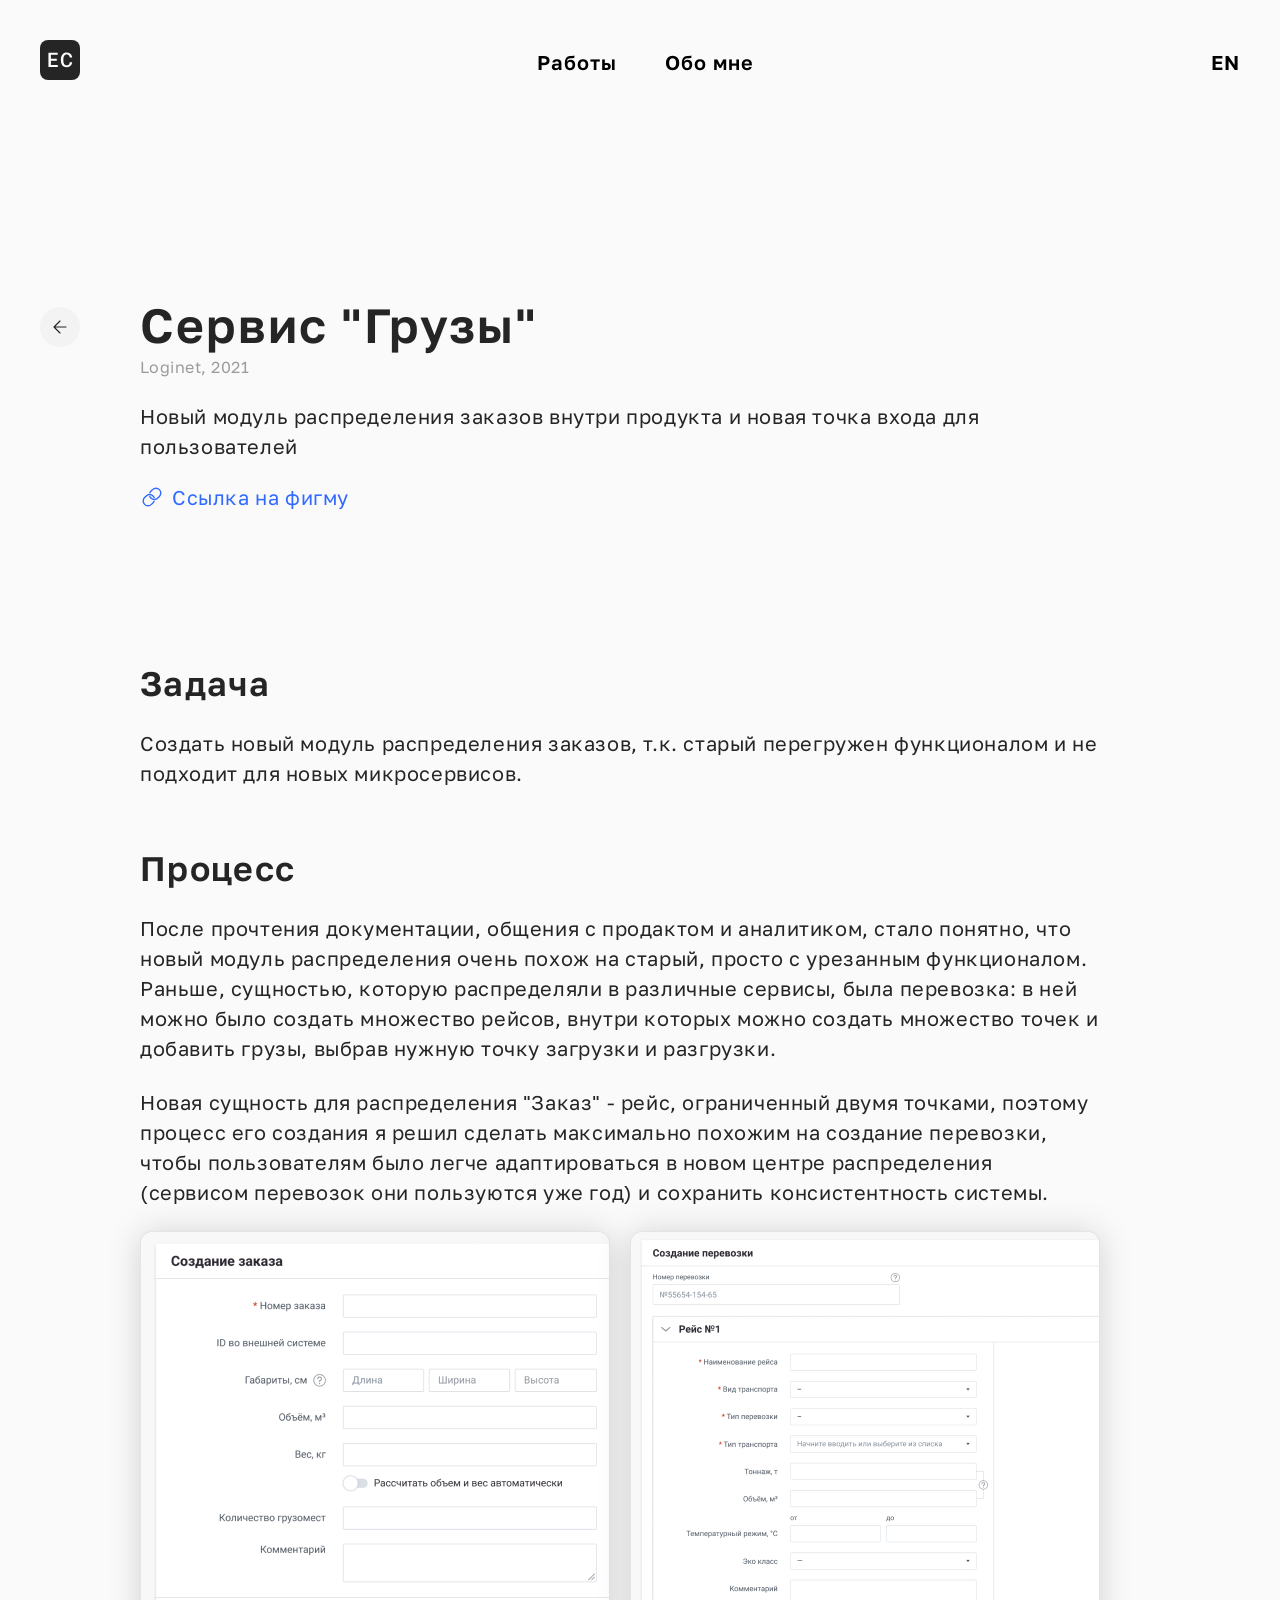
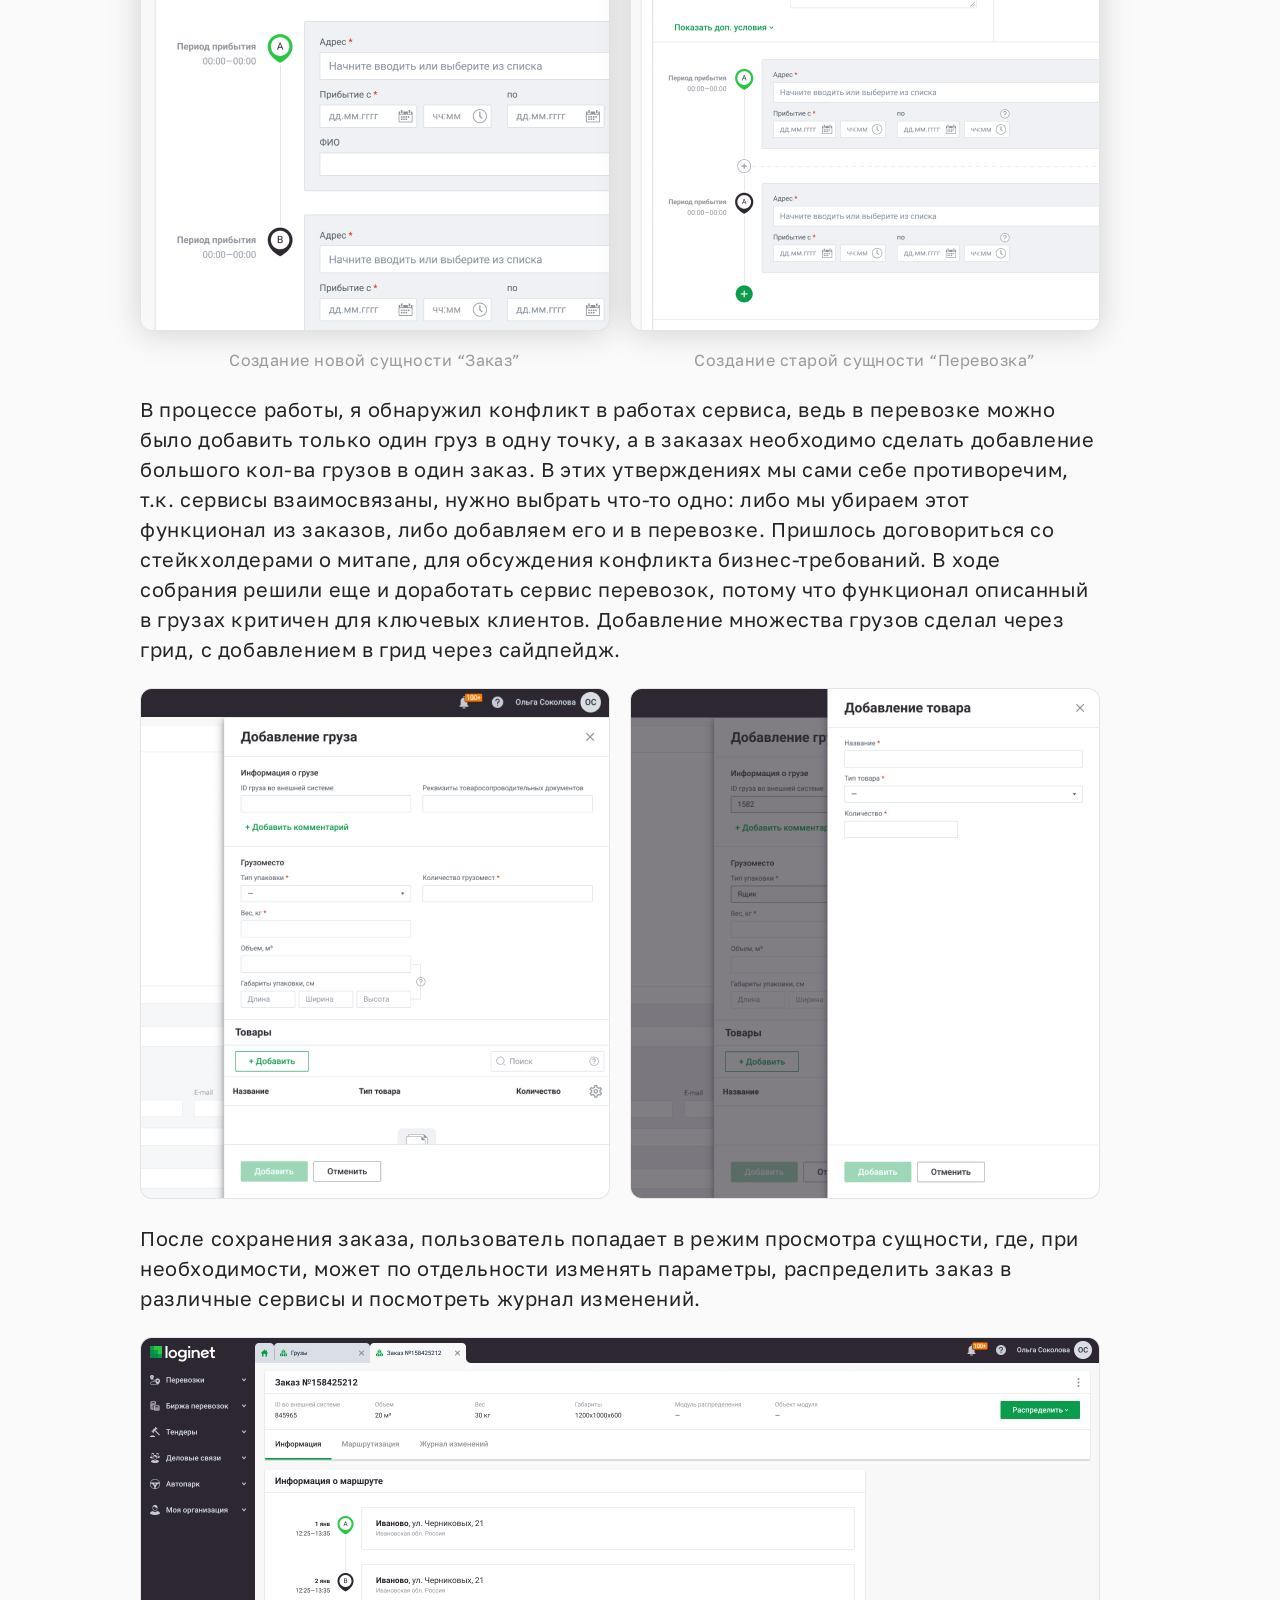
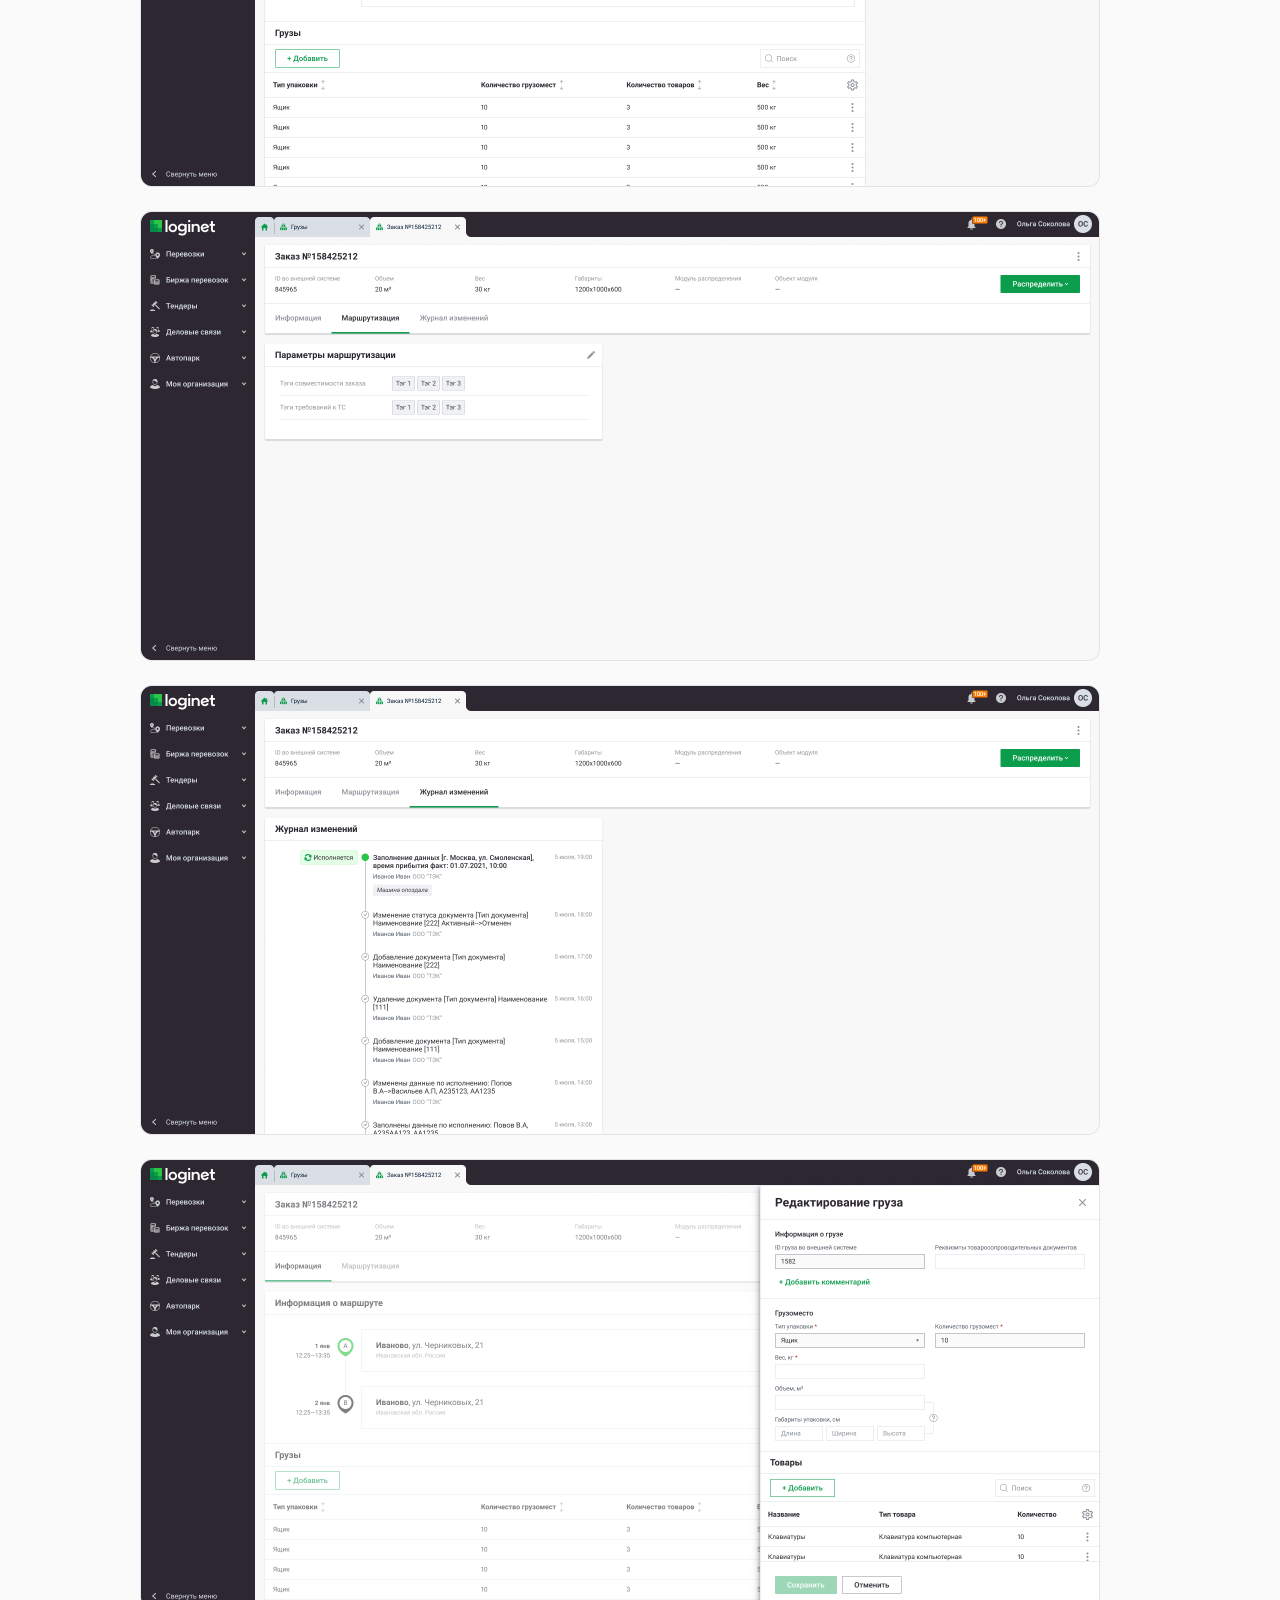
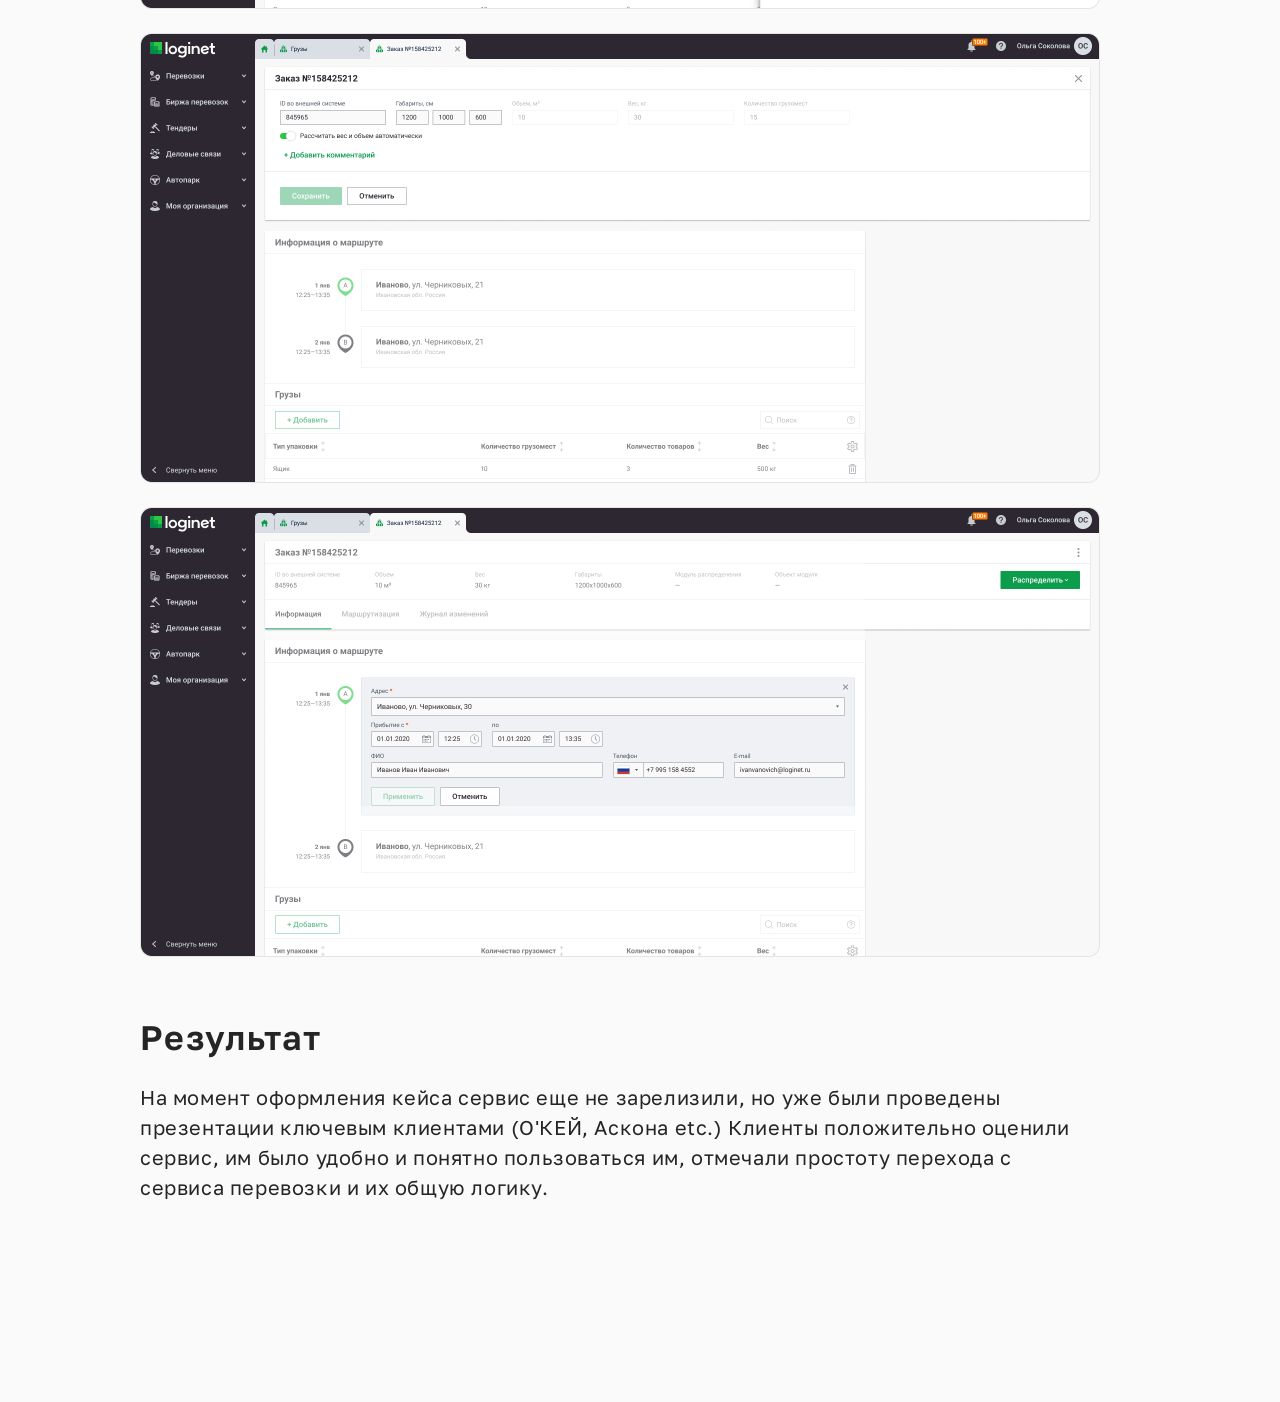
<file: cargo_case_ru.html>
<!DOCTYPE html>
<html lang="en">
  <head>
    <script
      async
      src="https://www.googletagmanager.com/gtag/js?id=G-0EHWK5P559"
    ></script>
    <script>
      window.dataLayer = window.dataLayer || [];
      function gtag() {
        dataLayer.push(arguments);
      }
      gtag("js", new Date());

      gtag("config", "G-0EHWK5P559");
    </script>
    <link
      href="http://fonts.googleapis.com/css?family=Lato&subset=latin,latin-ext"
      rel="stylesheet"
      type="text/css"
    />
    <link rel="stylesheet" href="css/normalize.css" />
    <link rel="stylesheet" href="css/font.css" />
    <link rel="stylesheet" href="css/style.css" />
    <link rel="shortcut icon" href="img/logo.svg" />
    <title>Сервис "Грузы"</title>
    <meta charset="UTF-8" />
    <meta http-equiv="X-UA-Compatible" content="IE=edge" />
    <meta name="viewport" content="width=device-width, initial-scale=1.0" />
  </head>
  <body>
    <header class="header">
      <a href="index_ru.html">
        <img src="img/logo.svg" alt="нет лого" />
      </a>
      <div class="randomclass">
        <a href="work_ru.html" class="bold-20">
          <p>Работы</p>
        </a>
        <a href="about_ru.html" class="bold-20">
          <p>Обо мне</p>
        </a>
      </div>
      <a href="cargo_case_en.html" class="bold-20-lang">
        <p>EN</p>
      </a>
    </header>
    <div class="case-with-button">
      <a href="work_ru.html" class="backbutton">
        <img src="img/backbutton.svg" alt="назад" />
      </a>
      <div class="case-main">
        <div class="case-header">
          <div class="case-text">
            <p class="bold-48">Сервис "Грузы"</p>
            <p class="regular-16">Loginet, 2021</p>
          </div>
          <p class="regular-20">
            Новый модуль распределения заказов внутри продукта и новая точка
            входа для пользователей
          </p>
          <a
            href="https://www.figma.com/file/DNUBHVaPkbL1ti8dcsxLMj/Cargo-V.1?t=hlJrgId8RJIcYZXV-1"
            class="link"
            target="_blank"
          >
            <img src="img/link.svg" alt="ссылка" />
            <p class="regular-20-link">Ссылка на фигму</p>
          </a>
        </div>
        <div class="case-inside">
          <div class="case-inside-part">
            <p class="bold-34">Задача</p>
            <p class="regular-20">
              Создать новый модуль распределения заказов, т.к. старый перегружен
              функционалом и не подходит для новых микросервисов.
            </p>
          </div>
          <div class="case-inside-part">
            <p class="bold-34">Процесс</p>
            <p class="regular-20">
              После прочтения документации, общения с продактом и аналитиком,
              стало понятно, что новый модуль распределения очень похож на
              старый, просто с урезанным функционалом. Раньше, сущностью,
              которую распределяли в различные сервисы, была перевозка: в ней
              можно было создать множество рейсов, внутри которых можно создать
              множество точек и добавить грузы, выбрав нужную точку загрузки и
              разгрузки.
            </p>
            <p class="regular-20">
              Новая сущность для распределения "Заказ" - рейс, ограниченный
              двумя точками, поэтому процесс его создания я решил сделать
              максимально похожим на создание перевозки, чтобы пользователям
              было легче адаптироваться в новом центре распределения (сервисом
              перевозок они пользуются уже год) и сохранить консистентность
              системы.
            </p>
            <div class="doubleimg">
              <div class="img-with-text">
                <div class="caseimg">
                  <img src="img/cargo1.png" alt="нет изображения" />
                </div>
                <p class="regular-16">Создание новой сущности “Заказ”</p>
              </div>
              <div class="img-with-text">
                <div class="caseimg">
                  <img src="img/cagro2.png" alt="нет изображения" />
                </div>
                <p class="regular-16">Создание старой сущности “Перевозка”</p>
              </div>
            </div>
            <p class="regular-20">
              В процессе работы, я обнаружил конфликт в работах сервиса, ведь в
              перевозке можно было добавить только один груз в одну точку, а в
              заказах необходимо сделать добавление большого кол-ва грузов в
              один заказ. В этих утверждениях мы сами себе противоречим, т.к.
              сервисы взаимосвязаны, нужно выбрать что-то одно: либо мы убираем
              этот функционал из заказов, либо добавляем его и в перевозке.
              Пришлось договориться со стейкхолдерами о митапе, для обсуждения
              конфликта бизнес-требований. В ходе собрания решили еще и
              доработать сервис перевозок, потому что функционал описанный в
              грузах критичен для ключевых клиентов. Добавление множества грузов
              сделал через грид, с добавлением в грид через сайдпейдж.
            </p>
            <div class="doubleimg">
              <img src="img/cargo3.png" alt="нет изображения" />
              <img src="img/cargo4.png" alt="нет изображения" />
            </div>
            <p class="regular-20">
              После сохранения заказа, пользователь попадает в режим просмотра
              сущности, где, при необходимости, может по отдельности изменять
              параметры, распределить заказ в различные сервисы и посмотреть
              журнал изменений.
            </p>
            <img src="img/cargo5.png" alt="нет изображения" />
            <img src="img/cargo6.png" alt="нет изображения" />
            <img src="img/cargo7.png" alt="нет изображения" />
            <img src="img/cargo8.png" alt="нет изображения" />
            <img src="img/cargo9.png" alt="нет изображения" />
            <img src="img/cargo10.png" alt="нет изображения" />
          </div>
          <div class="case-inside-part">
            <p class="bold-34">Результат</p>
            <p class="regular-20">
              На момент оформления кейса сервис еще не зарелизили, но уже были
              проведены презентации ключевым клиентами (О'КЕЙ, Аскона etc.)
              Клиенты положительно оценили сервис, им было удобно и понятно
              пользоваться им, отмечали простоту перехода с сервиса перевозки и
              их общую логику.
            </p>
          </div>
        </div>
      </div>
    </div>
  </body>
</html>
</file>
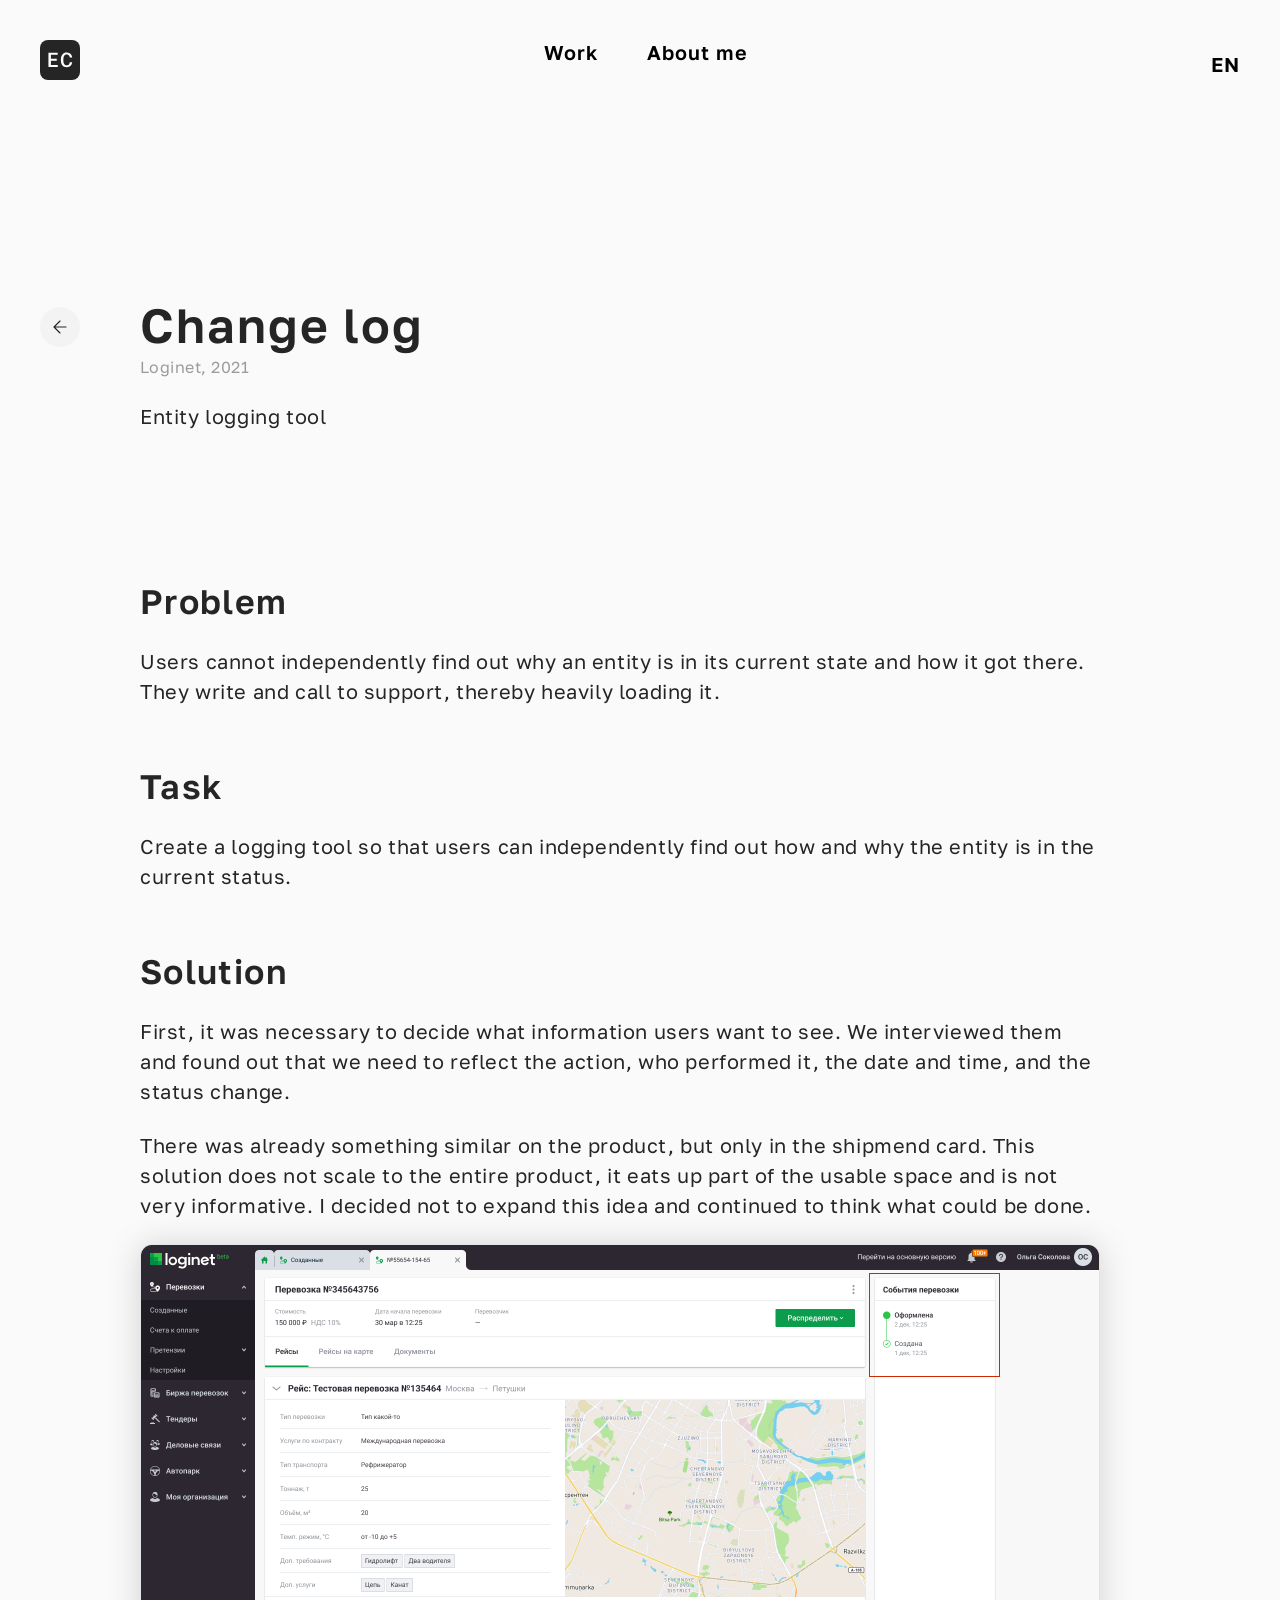
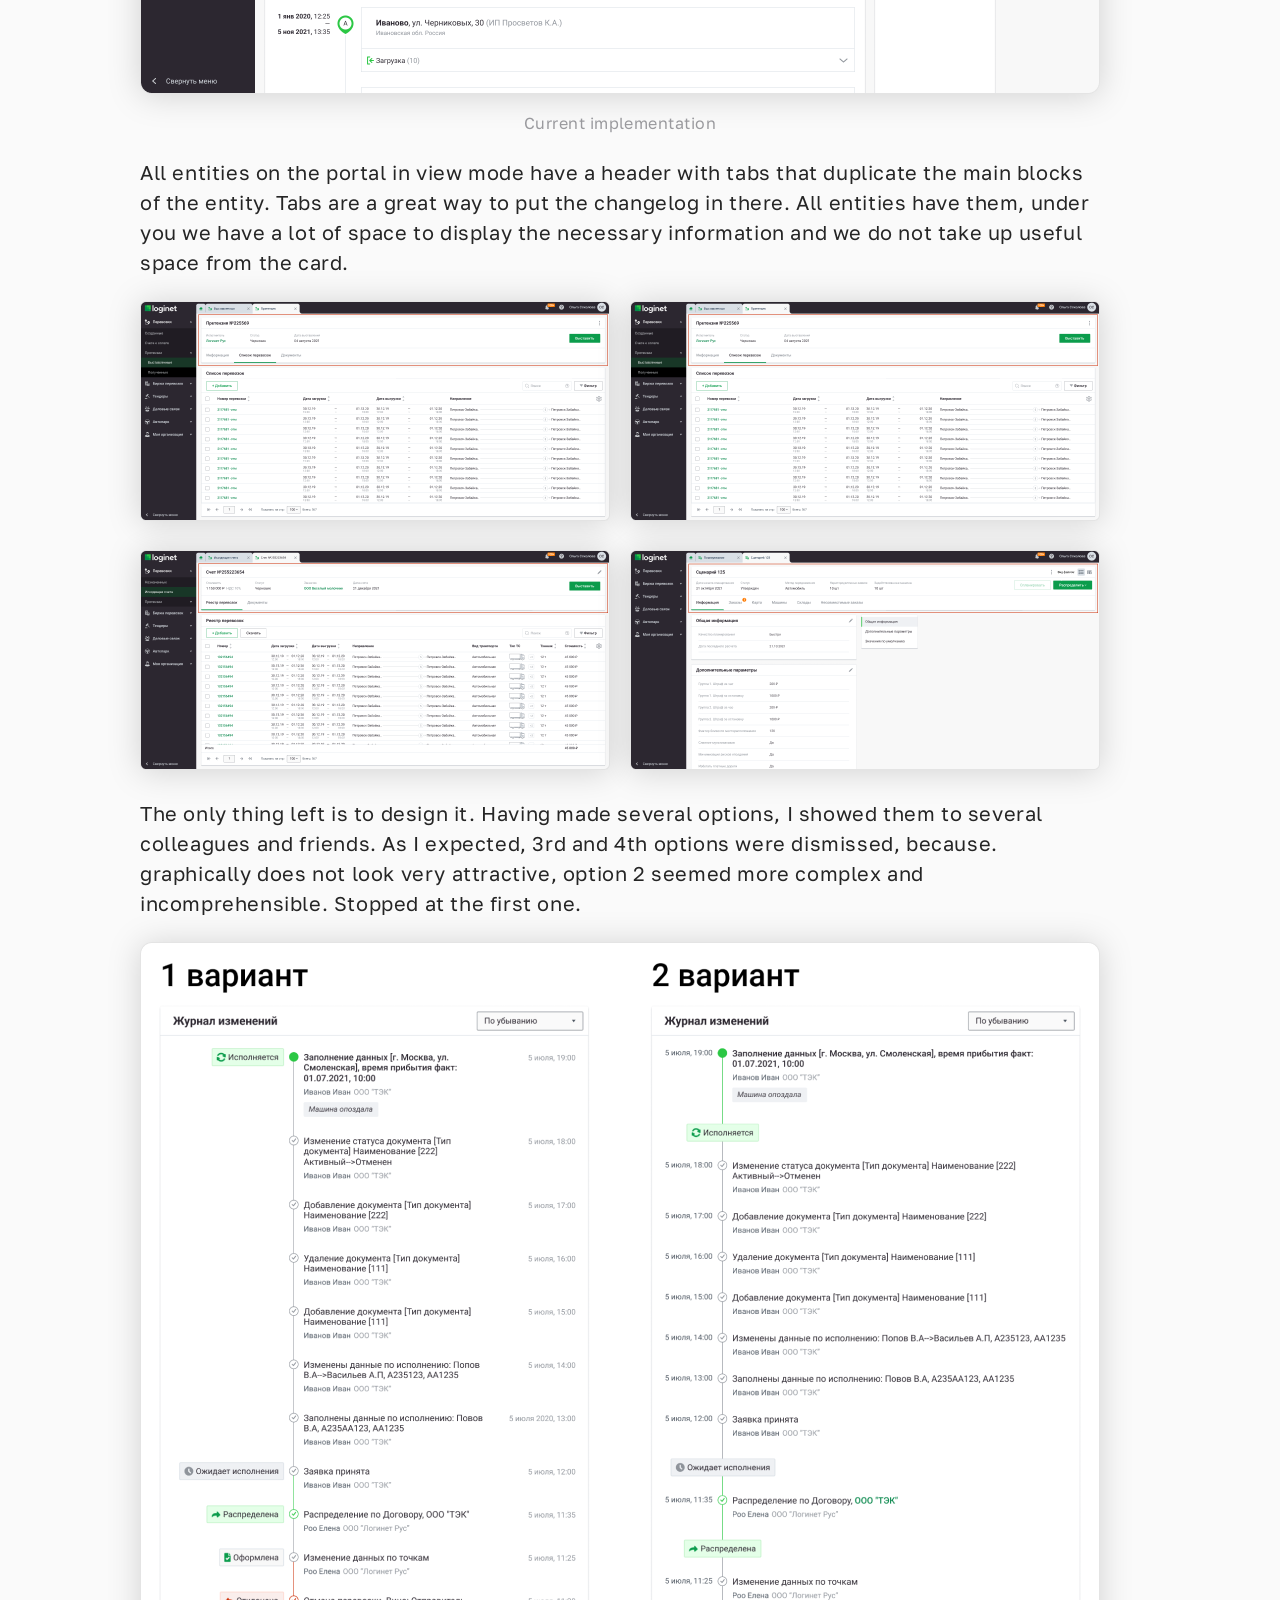
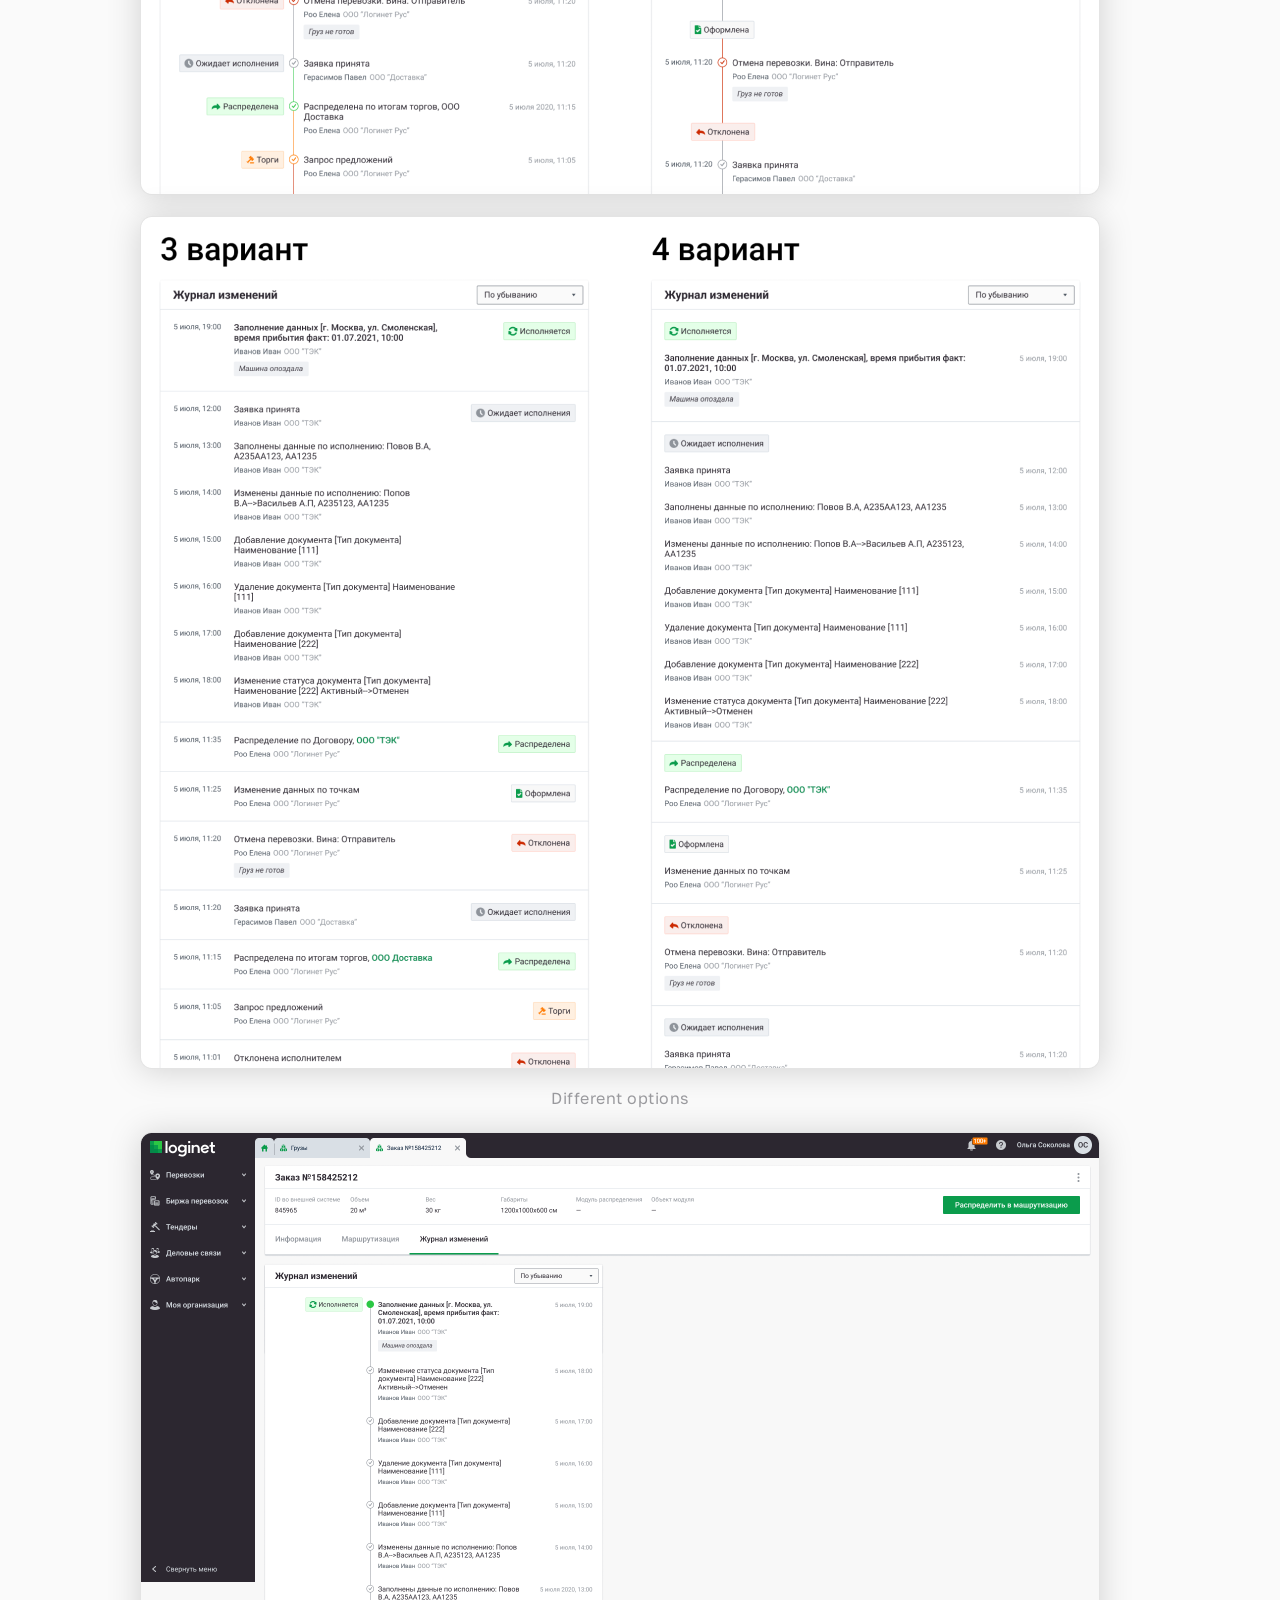
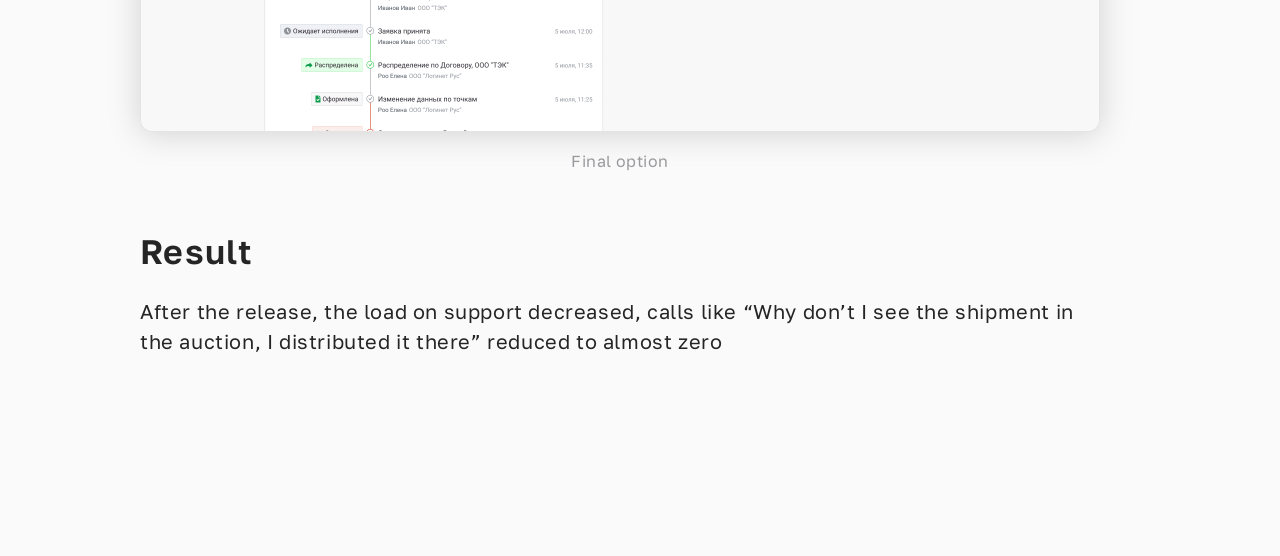
<file: change_log_case.html>
<!DOCTYPE html>
<html lang="en">
  <head>
    <link rel="stylesheet" href="css/normalize.css" />
    <link rel="stylesheet" href="css/font.css" />
    <link rel="stylesheet" href="css/style.css" />
    <link rel="shortcut icon" href="img/logo.svg" />
    <title>Change log</title>
    <meta charset="UTF-8" />
    <meta http-equiv="X-UA-Compatible" content="IE=edge" />
    <meta name="viewport" content="width=device-width, initial-scale=1.0" />
    <title>Document</title>
  </head>
  <body>
    <header class="header">
        <a href="index.html">
          <img src="img/logo.svg" alt="нет лого" />
        </a>
        <div class="randomclass">
          <a href="work_en.html" class="bold-20">Work</a>
          <a href="about_en.html" class="bold-20">About me</a>
        </div>
        <div>
          <p class="bold-20">EN</p>
        </div>
      </header>
    <div class="case-with-button">
      <a href="work_en.html" class="backbutton">
        <img src="img/backbutton.svg" alt="назад" />
      </a>
      <div class="case-main">
        <div class="case-header">
          <div class="case-text">
            <p class="bold-48">Change log</p>
            <p class="regular-16">Loginet, 2021</p>
          </div>
          <p class="regular-20">Entity logging tool</p>
        </div>
        <div class="case-inside">
          <div class="case-inside-part">
            <p class="bold-34">Problem</p>
            <p class="regular-20">
              Users cannot independently find out why an entity is in its
              current state and how it got there. They write and call to
              support, thereby heavily loading it.
            </p>
          </div>
          <div class="case-inside-part">
            <p class="bold-34">Task</p>
            <p class="regular-20">
              Create a logging tool so that users can independently find out how
              and why the entity is in the current status.
            </p>
          </div>
          <div class="case-inside-part">
            <p class="bold-34">Solution</p>
            <p class="regular-20">
              First, it was necessary to decide what information users want to
              see. We interviewed them and found out that we need to reflect the
              action, who performed it, the date and time, and the status
              change.
            </p>
            <p class="regular-20">
              There was already something similar on the product, but only in
              the shipmend card. This solution does not scale to the entire
              product, it eats up part of the usable space and is not very
              informative. I decided not to expand this idea and continued to
              think what could be done.
            </p>
            <div class="img-with-text">
              <div class="caseimg">
                <img src="img/changelog1.png" alt="нет изображения" />
              </div>
              <p class="regular-16">Current implementation</p>
            </div>
            <p class="regular-20">
              All entities on the portal in view mode have a header with tabs
              that duplicate the main blocks of the entity. Tabs are a great way
              to put the changelog in there. All entities have them, under you
              we have a lot of space to display the necessary information and we
              do not take up useful space from the card.
            </p>
            <div class="doubleimg">
              <div class="caseimg">
                <img src="img/changelog2.png" alt="нет изображения" />
              </div>
              <div class="caseimg">
                <img src="img/changelog3.png" alt="нет изображения" />
              </div>
            </div>
            <div class="doubleimg">
              <div class="caseimg">
                <img src="img/changelog4.png" alt="нет изображения" />
              </div>
              <div class="caseimg">
                <img src="img/changelog5.png" alt="нет изображения" />
              </div>
            </div>
            <p class="regular-20">
              The only thing left is to design it. Having made several options,
              I showed them to several colleagues and friends. As I expected,
              3rd and 4th options were dismissed, because. graphically does not
              look very attractive, option 2 seemed more complex and
              incomprehensible. Stopped at the first one.
            </p>
            <div class="img-with-text">
              <div class="caseimg">
                <img src="img/changelog6.png" alt="нет изображения" />
              </div>
              <div class="caseimg">
                <img src="img/changelog7.png" alt="нет изображения" />
              </div>
              <p class="regular-16">Different options</p>
            </div>
            <div class="img-with-text">
            <div class="caseimg">
              <img src="img/changelog8.png" alt="нет изображения" />
            </div>
            <p class="regular-16">Final option</p>
            </div>
          </div>
          <div class="case-inside-part">
            <p class="bold-34">Result</p>
            <p class="regular-20">
              After the release, the load on support decreased, calls like “Why
              don’t I see the shipment in the auction, I distributed it there”
              reduced to almost zero
            </p>
          </div>
        </div>
      </div>
    </div>
  </body>
</html>
</file>
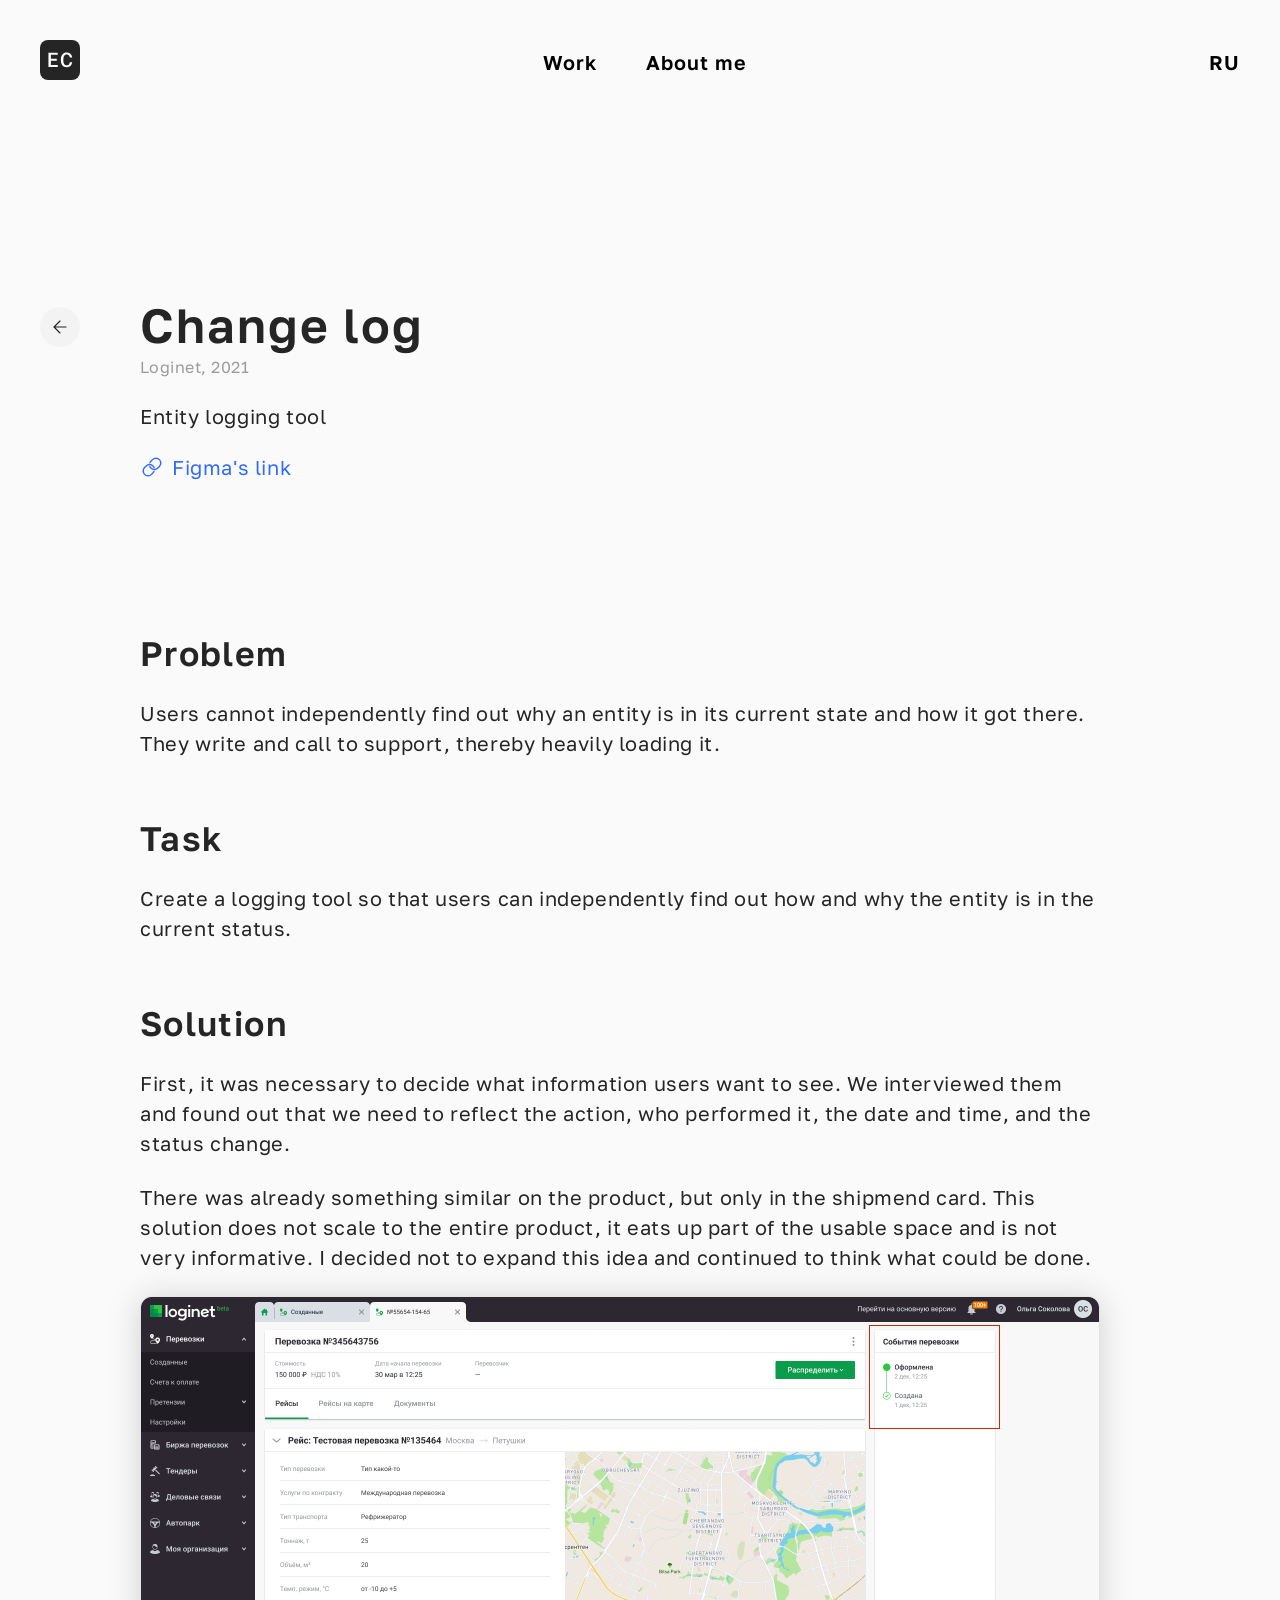
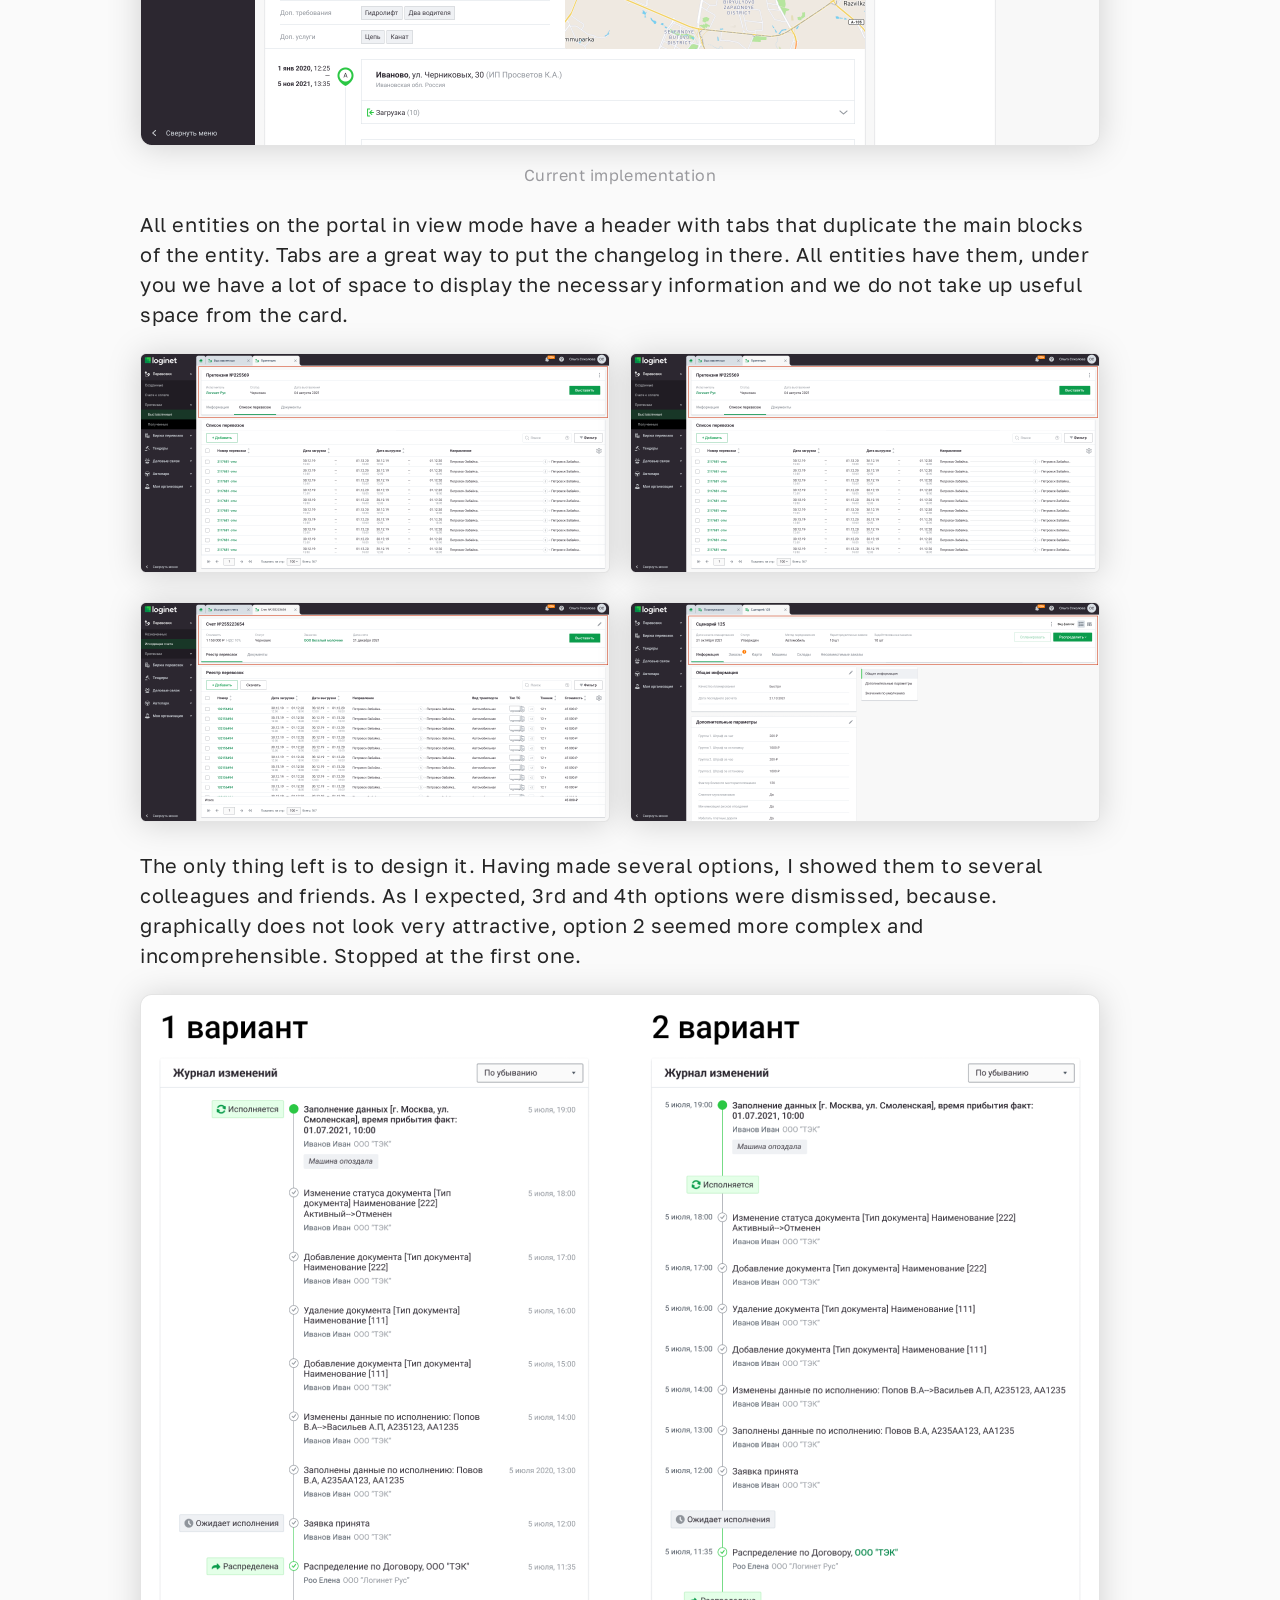
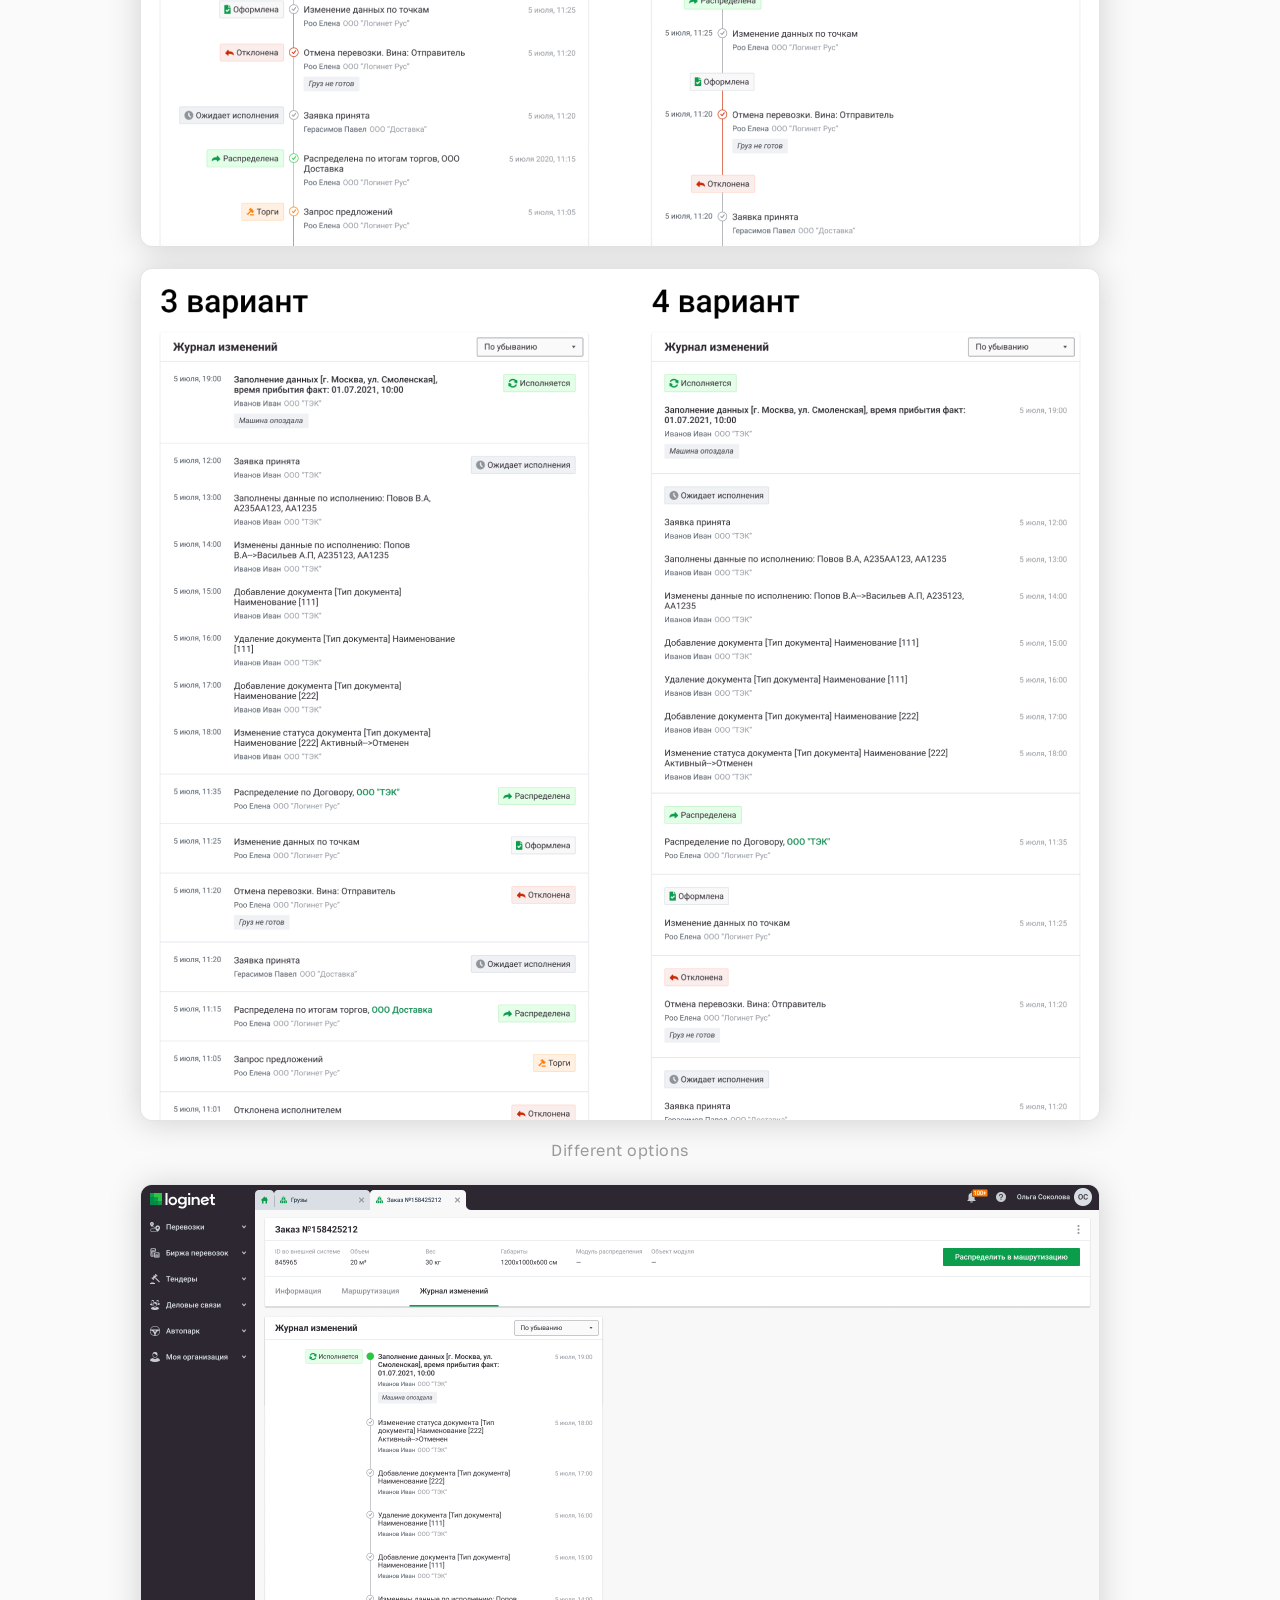
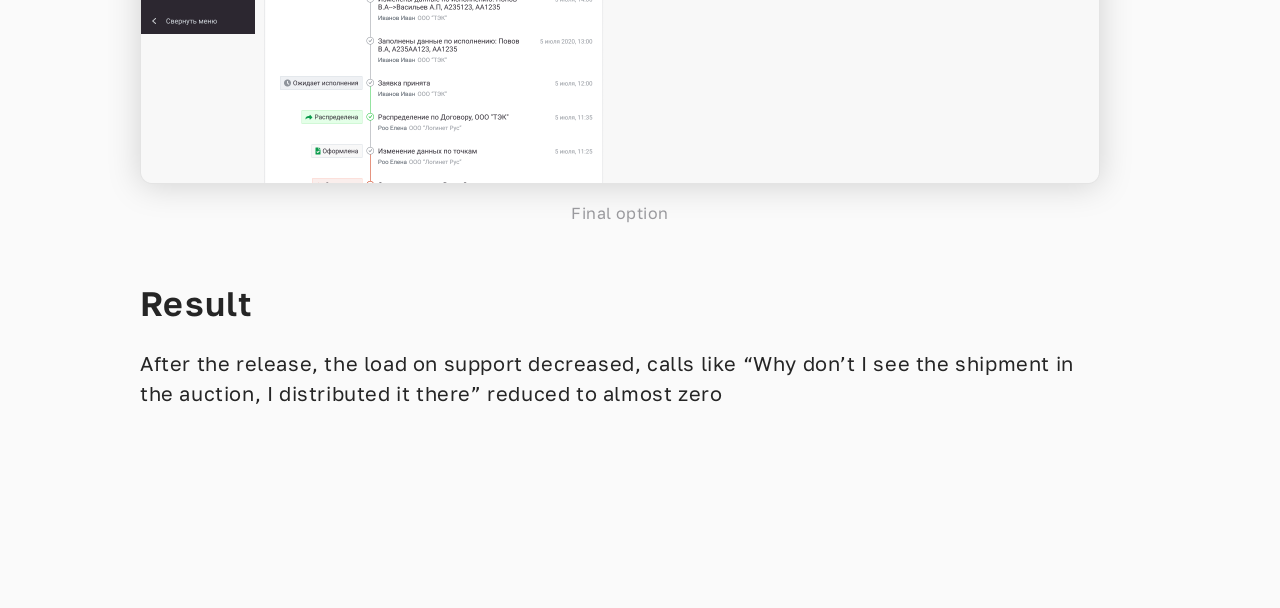
<file: change_log_case_en.html>
<!DOCTYPE html>
<html lang="en">
  <head>
    <script
      async
      src="https://www.googletagmanager.com/gtag/js?id=G-0EHWK5P559"
    ></script>
    <script>
      window.dataLayer = window.dataLayer || [];
      function gtag() {
        dataLayer.push(arguments);
      }
      gtag("js", new Date());

      gtag("config", "G-0EHWK5P559");
    </script>
    <link rel="stylesheet" href="css/normalize.css" />
    <link rel="stylesheet" href="css/font.css" />
    <link rel="stylesheet" href="css/style.css" />
    <link rel="shortcut icon" href="img/logo.svg" />
    <title>Change log</title>
    <meta charset="UTF-8" />
    <meta http-equiv="X-UA-Compatible" content="IE=edge" />
    <meta name="viewport" content="width=device-width, initial-scale=1.0" />
    <title>Document</title>
  </head>
  <body>
    <header class="header">
      <a href="index.html">
        <img src="img/logo.svg" alt="нет лого" />
      </a>
      <div class="randomclass">
        <a href="work_en.html" class="bold-20">
          <p>Work</p>
        </a>
        <a href="about_en.html" class="bold-20">
          <p>About me</p>
        </a>
      </div>
      <a href="change_log_case_ru.html" class="bold-20-lang">
        <p>RU</p>
      </a>
    </header>
    <div class="case-with-button">
      <a href="work_en.html" class="backbutton">
        <img src="img/backbutton.svg" alt="назад" class="button" />
      </a>
      <div class="case-main">
        <div class="case-header">
          <div class="case-text">
            <p class="bold-48">Change log</p>
            <p class="regular-16">Loginet, 2021</p>
          </div>
          <p class="regular-20">Entity logging tool</p>
          <a
            href="https://www.figma.com/file/qxCOPZmcVgbGgoqfZoyffs/Change-log?t=U9Qd04kbTZ0IUjLx-1"
            class="link"
            target="_blank"
          >
            <img src="img/link.svg" alt="ссылка" />
            <p class="regular-20-link">Figma's link</p>
          </a>
        </div>
        <div class="case-inside">
          <div class="case-inside-part">
            <p class="bold-34">Problem</p>
            <p class="regular-20">
              Users cannot independently find out why an entity is in its
              current state and how it got there. They write and call to
              support, thereby heavily loading it.
            </p>
          </div>
          <div class="case-inside-part">
            <p class="bold-34">Task</p>
            <p class="regular-20">
              Create a logging tool so that users can independently find out how
              and why the entity is in the current status.
            </p>
          </div>
          <div class="case-inside-part">
            <p class="bold-34">Solution</p>
            <p class="regular-20">
              First, it was necessary to decide what information users want to
              see. We interviewed them and found out that we need to reflect the
              action, who performed it, the date and time, and the status
              change.
            </p>
            <p class="regular-20">
              There was already something similar on the product, but only in
              the shipmend card. This solution does not scale to the entire
              product, it eats up part of the usable space and is not very
              informative. I decided not to expand this idea and continued to
              think what could be done.
            </p>
            <div class="img-with-text">
              <div class="caseimg">
                <img src="img/changelog1.png" alt="нет изображения" />
              </div>
              <p class="regular-16">Current implementation</p>
            </div>
            <p class="regular-20">
              All entities on the portal in view mode have a header with tabs
              that duplicate the main blocks of the entity. Tabs are a great way
              to put the changelog in there. All entities have them, under you
              we have a lot of space to display the necessary information and we
              do not take up useful space from the card.
            </p>
            <div class="doubleimg">
              <div class="caseimg">
                <img src="img/changelog2.png" alt="нет изображения" />
              </div>
              <div class="caseimg">
                <img src="img/changelog3.png" alt="нет изображения" />
              </div>
            </div>
            <div class="doubleimg">
              <div class="caseimg">
                <img src="img/changelog4.png" alt="нет изображения" />
              </div>
              <div class="caseimg">
                <img src="img/changelog5.png" alt="нет изображения" />
              </div>
            </div>
            <p class="regular-20">
              The only thing left is to design it. Having made several options,
              I showed them to several colleagues and friends. As I expected,
              3rd and 4th options were dismissed, because. graphically does not
              look very attractive, option 2 seemed more complex and
              incomprehensible. Stopped at the first one.
            </p>
            <div class="img-with-text">
              <div class="caseimg">
                <img src="img/changelog6.png" alt="нет изображения" />
              </div>
              <div class="caseimg">
                <img src="img/changelog7.png" alt="нет изображения" />
              </div>
              <p class="regular-16">Different options</p>
            </div>
            <div class="img-with-text">
              <div class="caseimg">
                <img src="img/changelog8.png" alt="нет изображения" />
              </div>
              <p class="regular-16">Final option</p>
            </div>
          </div>
          <div class="case-inside-part">
            <p class="bold-34">Result</p>
            <p class="regular-20">
              After the release, the load on support decreased, calls like “Why
              don’t I see the shipment in the auction, I distributed it there”
              reduced to almost zero
            </p>
          </div>
        </div>
      </div>
    </div>
  </body>
</html>
</file>
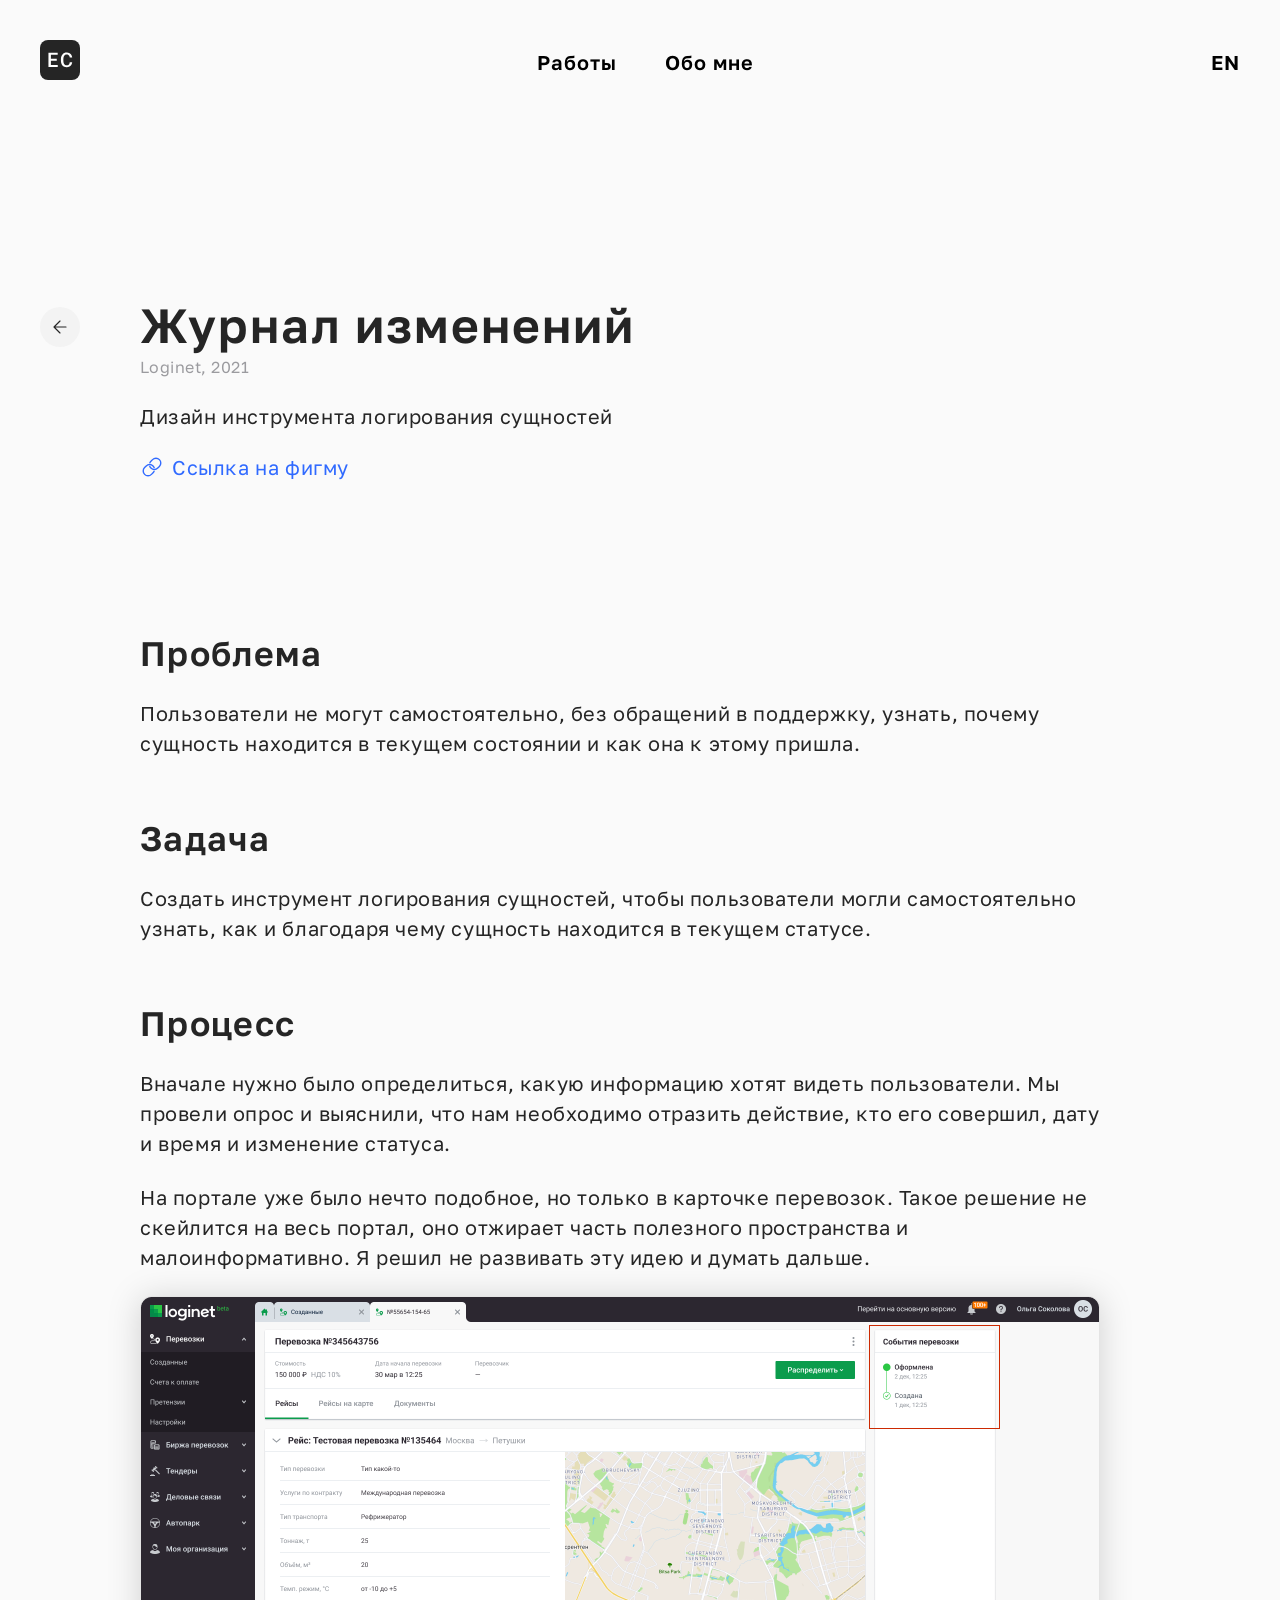
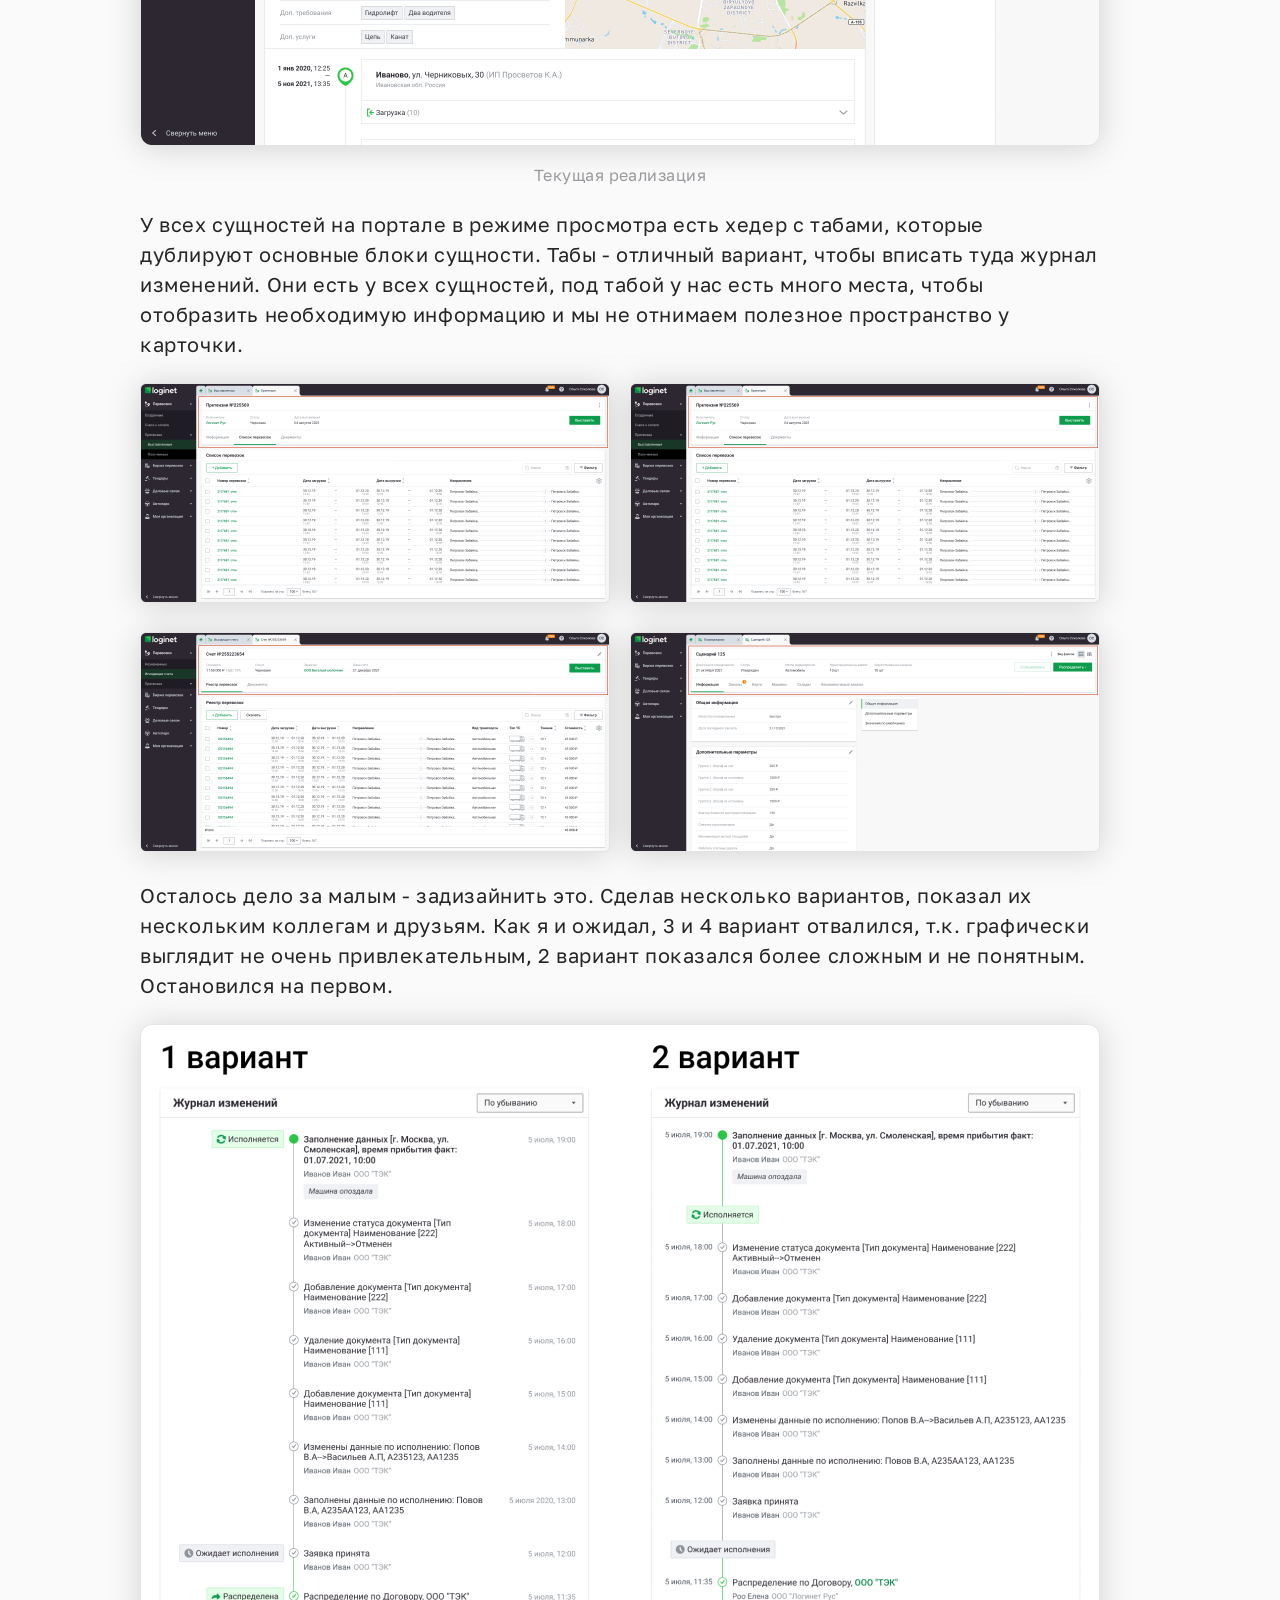
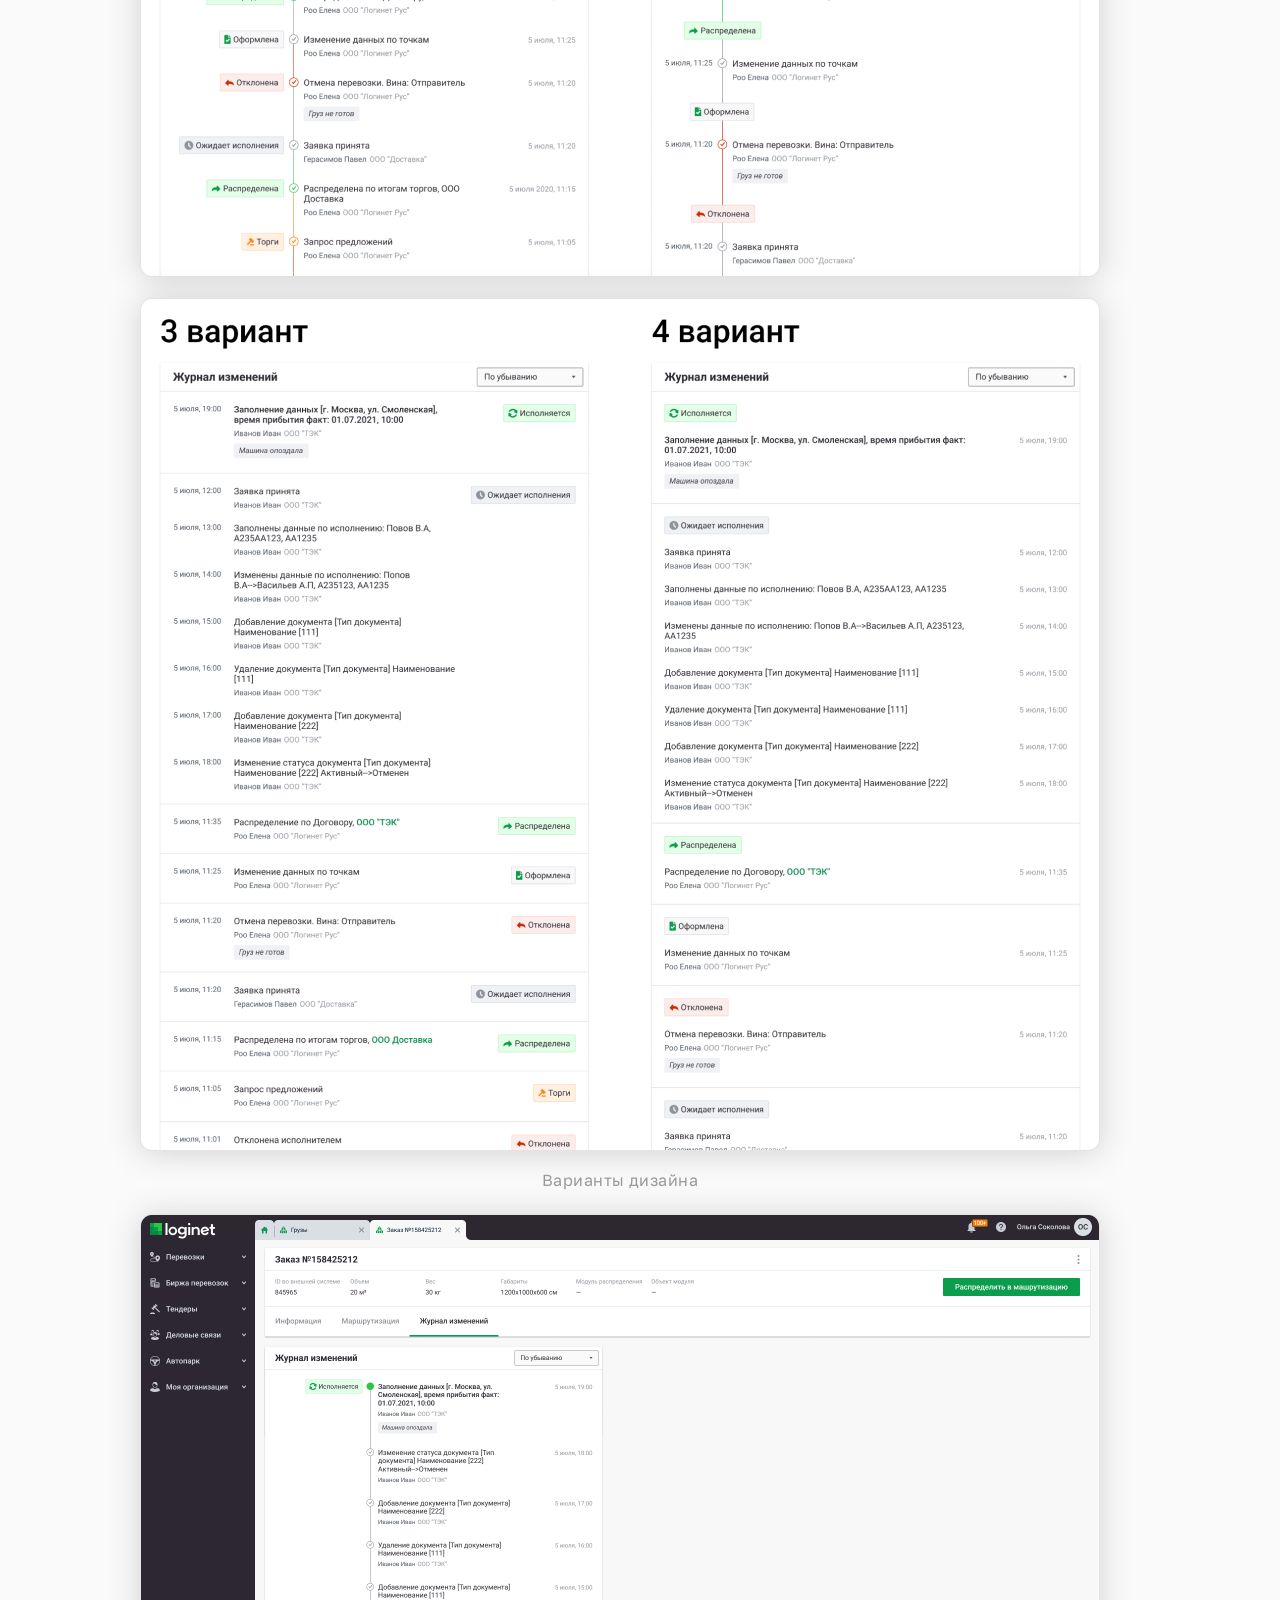
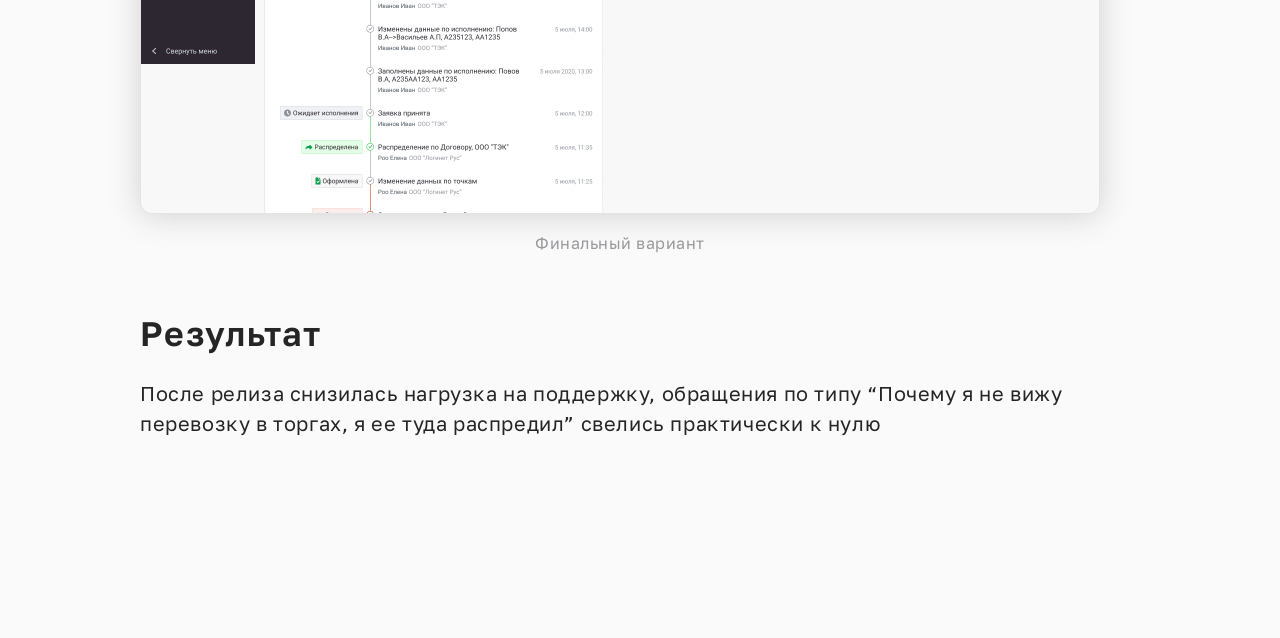
<file: change_log_case_ru.html>
<!DOCTYPE html>
<html lang="en">
  <head>
    <script
      async
      src="https://www.googletagmanager.com/gtag/js?id=G-0EHWK5P559"
    ></script>
    <script>
      window.dataLayer = window.dataLayer || [];
      function gtag() {
        dataLayer.push(arguments);
      }
      gtag("js", new Date());

      gtag("config", "G-0EHWK5P559");
    </script>
    <link
      href="http://fonts.googleapis.com/css?family=Lato&subset=latin,latin-ext"
      rel="stylesheet"
      type="text/css"
    />
    <link rel="stylesheet" href="css/normalize.css" />
    <link rel="stylesheet" href="css/font.css" />
    <link rel="stylesheet" href="css/style.css" />
    <link rel="shortcut icon" href="img/logo.svg" />
    <title>Журнал изменений</title>
    <meta charset="UTF-8" />
    <meta http-equiv="X-UA-Compatible" content="IE=edge" />
    <meta name="viewport" content="width=device-width, initial-scale=1.0" />
  </head>
  <body>
    <header class="header">
      <a href="index_ru.html">
        <img src="img/logo.svg" alt="нет лого" />
      </a>
      <div class="randomclass">
        <a href="work_ru.html" class="bold-20">
          <p>Работы</p>
        </a>
        <a href="about_ru.html" class="bold-20">
          <p>Обо мне</p>
        </a>
      </div>
      <a href="change_log_case_en.html" class="bold-20-lang">
        <p>EN</p>
      </a>
    </header>
    <div class="case-with-button">
      <a href="work_ru.html" class="backbutton">
        <img src="img/backbutton.svg" alt="назад" />
      </a>
      <div class="case-main">
        <div class="case-header">
          <div class="case-text">
            <p class="bold-48">Журнал изменений</p>
            <p class="regular-16">Loginet, 2021</p>
          </div>
          <p class="regular-20">Дизайн инструмента логирования сущностей</p>
          <a
            href="https://www.figma.com/file/qxCOPZmcVgbGgoqfZoyffs/Change-log?t=U9Qd04kbTZ0IUjLx-1"
            class="link"
            target="_blank"
          >
            <img src="img/link.svg" alt="ссылка" />
            <p class="regular-20-link">Ссылка на фигму</p>
          </a>
        </div>
        <div class="case-inside">
          <div class="case-inside-part">
            <p class="bold-34">Проблема</p>
            <p class="regular-20">
              Пользователи не могут самостоятельно, без обращений в поддержку,
              узнать, почему сущность находится в текущем состоянии и как она к
              этому пришла.
            </p>
          </div>
          <div class="case-inside-part">
            <p class="bold-34">Задача</p>
            <p class="regular-20">
              Создать инструмент логирования сущностей, чтобы пользователи могли
              самостоятельно узнать, как и благодаря чему сущность находится в
              текущем статусе.
            </p>
          </div>
          <div class="case-inside-part">
            <p class="bold-34">Процесс</p>
            <p class="regular-20">
              Вначале нужно было определиться, какую информацию хотят видеть
              пользователи. Мы провели опрос и выяснили, что нам необходимо
              отразить действие, кто его совершил, дату и время и изменение
              статуса.
            </p>
            <p class="regular-20">
              На портале уже было нечто подобное, но только в карточке
              перевозок. Такое решение не скейлится на весь портал, оно отжирает
              часть полезного пространства и малоинформативно. Я решил не
              развивать эту идею и думать дальше.
            </p>
            <div class="img-with-text">
              <div class="caseimg">
                <img src="img/changelog1.png" alt="нет изображения" />
              </div>
              <p class="regular-16">Текущая реализация</p>
            </div>
            <p class="regular-20">
              У всех сущностей на портале в режиме просмотра есть хедер с
              табами, которые дублируют основные блоки сущности. Табы - отличный
              вариант, чтобы вписать туда журнал изменений. Они есть у всех
              сущностей, под табой у нас есть много места, чтобы отобразить
              необходимую информацию и мы не отнимаем полезное пространство у
              карточки.
            </p>
            <div class="doubleimg">
              <div class="caseimg">
                <img src="img/changelog2.png" alt="нет изображения" />
              </div>
              <div class="caseimg">
                <img src="img/changelog3.png" alt="нет изображения" />
              </div>
            </div>
            <div class="doubleimg">
              <div class="caseimg">
                <img src="img/changelog4.png" alt="нет изображения" />
              </div>
              <div class="caseimg">
                <img src="img/changelog5.png" alt="нет изображения" />
              </div>
            </div>
            <p class="regular-20">
              Осталось дело за малым - задизайнить это. Сделав несколько
              вариантов, показал их нескольким коллегам и друзьям. Как я и
              ожидал, 3 и 4 вариант отвалился, т.к. графически выглядит не очень
              привлекательным, 2 вариант показался более сложным и не понятным.
              Остановился на первом.
            </p>
            <div class="img-with-text">
              <div class="caseimg">
                <img src="img/changelog6.png" alt="нет изображения" />
              </div>
              <div class="caseimg">
                <img src="img/changelog7.png" alt="нет изображения" />
              </div>
              <p class="regular-16">Варианты дизайна</p>
            </div>
            <div class="img-with-text">
              <div class="caseimg">
                <img src="img/changelog8.png" alt="нет изображения" />
              </div>
              <p class="regular-16">Финальный вариант</p>
            </div>
          </div>
          <div class="case-inside-part">
            <p class="bold-34">Результат</p>
            <p class="regular-20">
              После релиза снизилась нагрузка на поддержку, обращения по типу
              “Почему я не вижу перевозку в торгах, я ее туда распредил” свелись
              практически к нулю
            </p>
          </div>
        </div>
      </div>
    </div>
  </body>
</html>
</file>
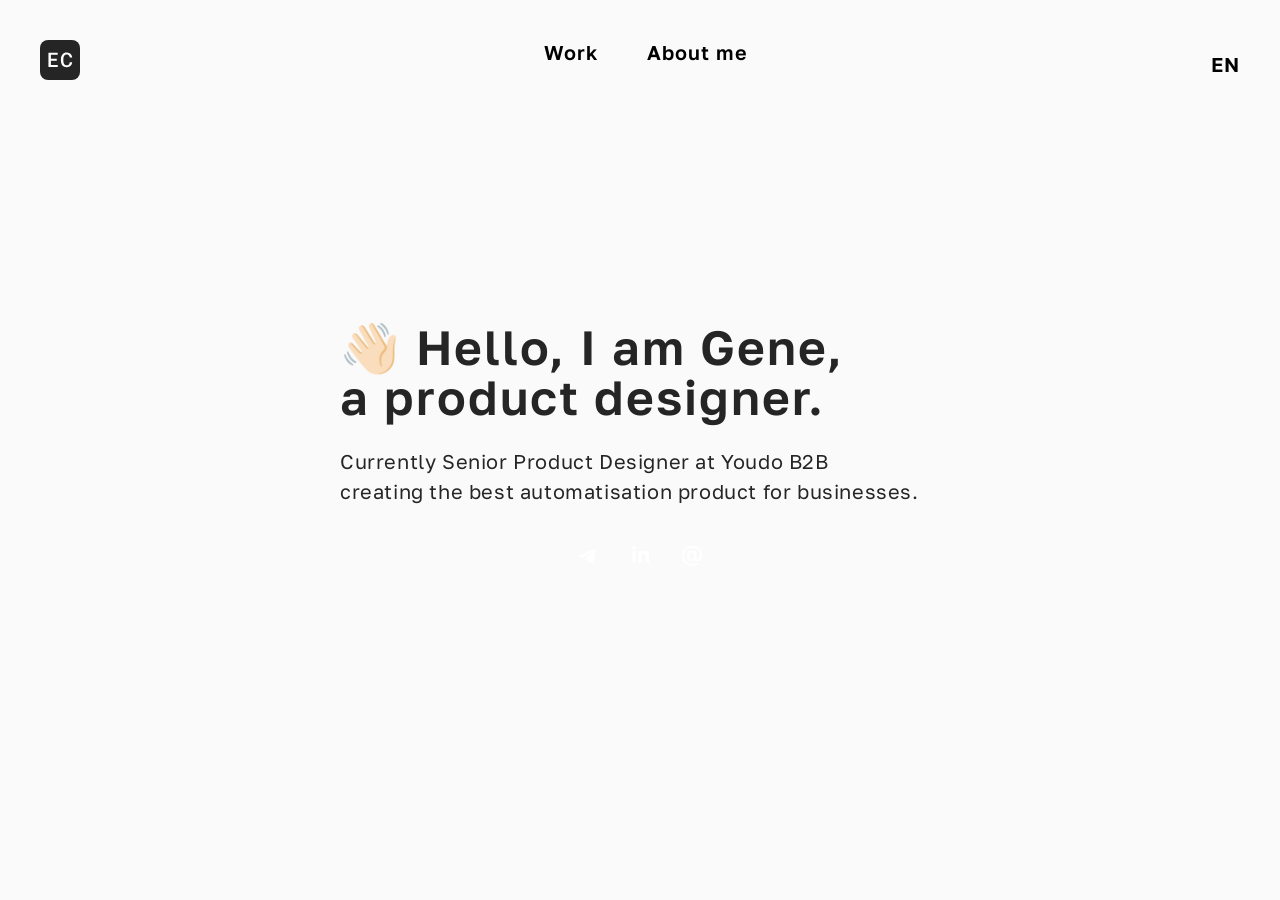
<file: general_en.html>
<!DOCTYPE html>
<html lang="en">
  <head>
    <link rel="stylesheet" href="css/normalize.css" />
    <link rel="stylesheet" href="css/style.css" />
    <link rel="stylesheet" href="css/font.css" />
    <meta charset="UTF-8" />
    <meta http-equiv="X-UA-Compatible" content="IE=edge" />
    <meta name="viewport" content="width=device-width, initial-scale=1.0" />
    <title>Document</title>
  </head>
  <body>
    <header class="header">
      <a href="general_en.html">
        <img src="img/logo.svg" alt="нет лого" />
      </a>
      <div class="randomclass">
        <a href="work_en.html" class="bold-20">Work</a>
        <a href="about_en.html" class="bold-20">About me</a>
      </div>
      <div>
        <p class="bold-20">EN</p>
      </div>
    </header>
    <div class="mainpart">
      <div class="mainparttext">
        <p class="bold-48">👋🏻 Hello, I am Gene,<br />a product designer.</p>
        <p class="regular-20">
          Currently Senior Product Designer at Youdo B2B<br />creating the best
          automatisation product for businesses.
        </p>
      </div>
      <div class="social">
        <a href="https://t.me/chaplygin_evgeniy">
          <img src="img/telegram.svg" alt="телеграм" />
        </a>
        <a href="https://www.linkedin.com/in/evgeniychaplygin/">
          <img src="img/linkedin.svg" alt="линкедин" />
        </a>
        <a href="#">
          <img src="img/mail.svg" alt="мэил" />
        </a>
      </div>
    </div>
  </body>
</html>
</file>
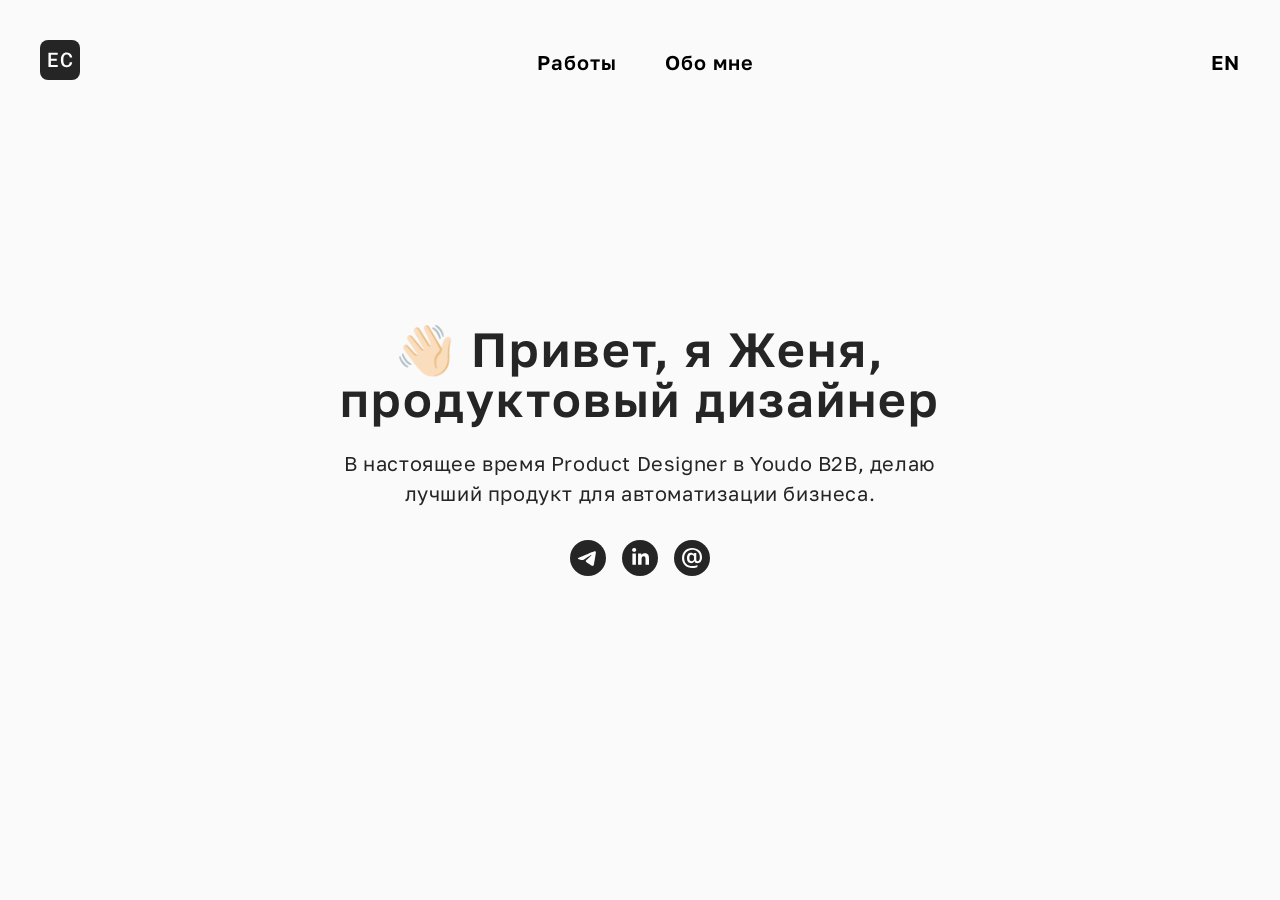
<file: index_ru.html>
<!DOCTYPE html>
<html lang="en">
  <head>
    <script
      async
      src="https://www.googletagmanager.com/gtag/js?id=G-0EHWK5P559"
    ></script>
    <script>
      window.dataLayer = window.dataLayer || [];
      function gtag() {
        dataLayer.push(arguments);
      }
      gtag("js", new Date());

      gtag("config", "G-0EHWK5P559");
    </script>
    <link
      href="http://fonts.googleapis.com/css?family=Lato&subset=latin,latin-ext"
      rel="stylesheet"
      type="text/css"
    />
    <link rel="stylesheet" href="css/normalize.css" />
    <link rel="stylesheet" href="css/style.css" />
    <link rel="stylesheet" href="css/font.css" />
    <link rel="shortcut icon" href="img/logo.svg" />
    <title>Евгений Чаплыгин</title>
    <meta charset="UTF-8" />
    <meta http-equiv="X-UA-Compatible" content="IE=edge" />
    <meta name="viewport" content="width=device-width, initial-scale=1.0" />
  </head>
  <body>
    <header class="header">
      <a href="index_ru.html">
        <img src="img/logo.svg" alt="нет лого" />
      </a>
      <div class="randomclass">
        <a href="work_ru.html" class="bold-20">
          <p>Работы</p>
        </a>
        <a href="about_ru.html" class="bold-20">
          <p>Обо мне</p>
        </a>
      </div>
      <a href="index.html" class="bold-20-lang">
        <p>EN</p>
      </a>
    </header>
    <div class="mainpart">
      <div class="idextparttext">
        <p class="bold-48">👋🏻 Привет, я Женя, продуктовый дизайнер</p>
        <p class="regular-20">
          В настоящее время Product Designer в Youdo B2B, делаю лучший продукт
          для автоматизации бизнеса.
        </p>
      </div>
      <div class="social">
        <a href="https://t.me/chaplygin_evgeniy" target="_blank" class="telegram-icon">
          <img src="img/telegram.svg" alt="телеграм" />
        </a>
        <a href="https://www.linkedin.com/in/evgeniychaplygin/" target="_blank" class="linkedin-icon">
          <img src="img/linkedin.svg" alt="линкедин" />
        </a>
        <a href="mailto:chaplygindesign@gmail.com" class="mail-icon">
          <img src="img/mail.svg" alt="мэил" />
        </a>
      </div>
    </div>
  </body>
</html>
</file>
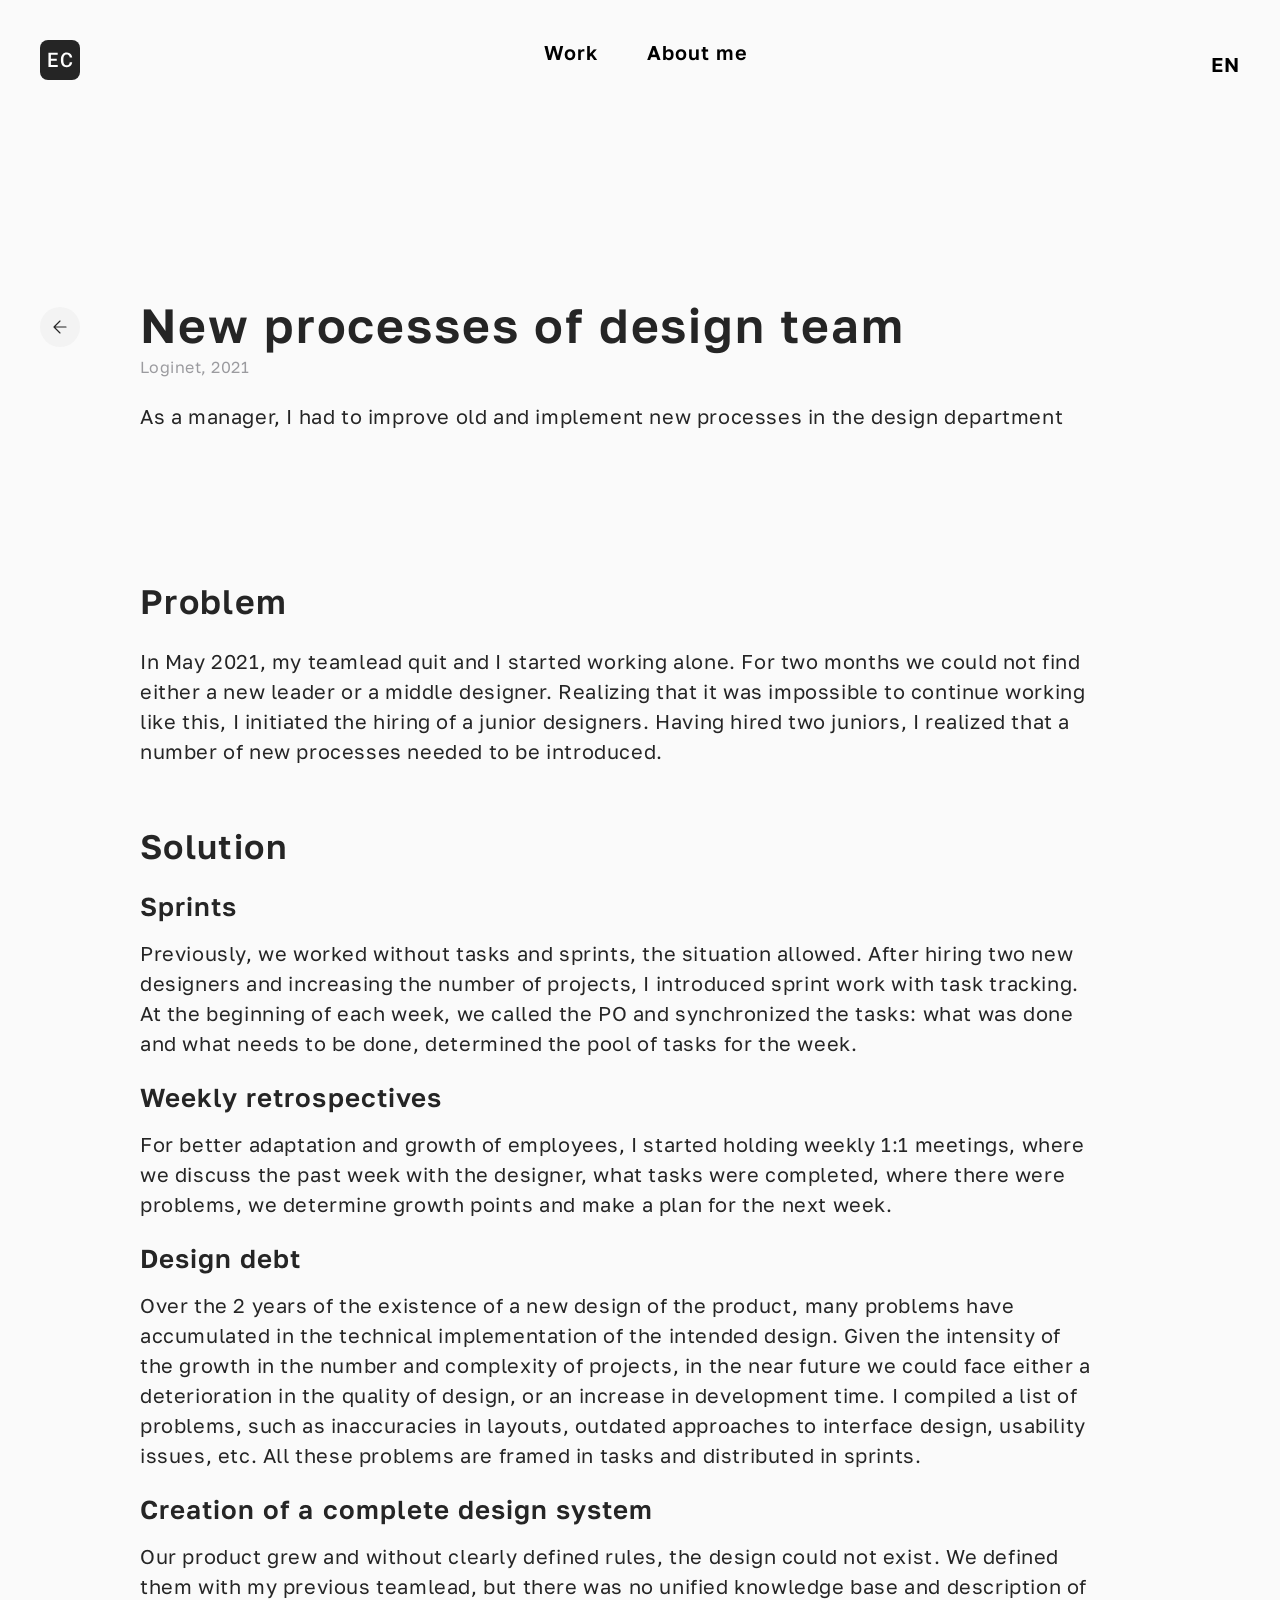
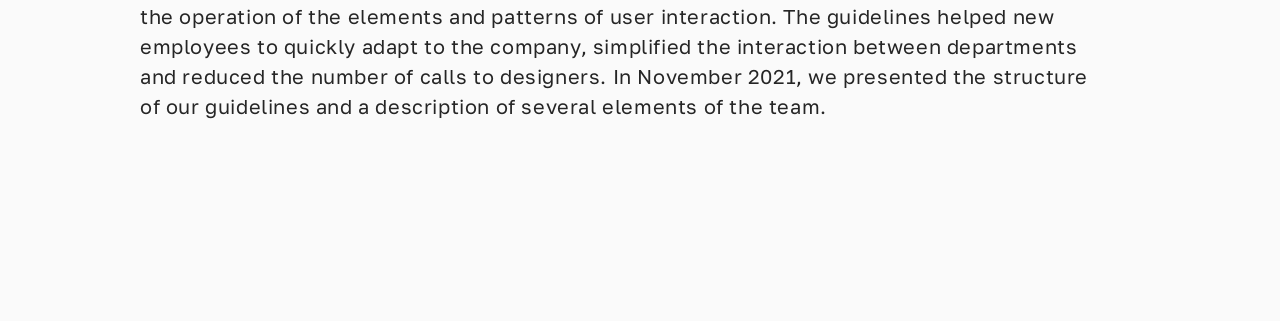
<file: process_case.html>
<!DOCTYPE html>
<html lang="en">
  <head>
    <link rel="stylesheet" href="css/normalize.css" />
    <link rel="stylesheet" href="css/font.css" />
    <link rel="stylesheet" href="css/style.css" />
    <link rel="shortcut icon" href="img/logo.svg" />
    <title>Design processes</title>
    <meta charset="UTF-8" />
    <meta http-equiv="X-UA-Compatible" content="IE=edge" />
    <meta name="viewport" content="width=device-width, initial-scale=1.0" />
    <title>Document</title>
  </head>
  <body>
    <header class="header">
      <a href="index.html">
        <img src="img/logo.svg" alt="нет лого" />
      </a>
      <div class="randomclass">
        <a href="work_en.html" class="bold-20">Work</a>
        <a href="about_en.html" class="bold-20">About me</a>
      </div>
      <div>
        <p class="bold-20">EN</p>
      </div>
    </header>
    <div class="case-with-button">
      <a href="work_en.html" class="backbutton">
        <img src="img/backbutton.svg" alt="назад" />
      </a>
      <div class="case-main">
        <div class="case-header">
          <div class="case-text">
            <p class="bold-48">New processes of design team</p>
            <p class="regular-16">Loginet, 2021</p>
          </div>
          <p class="regular-20">
            As a manager, I had to improve old and implement new processes in
            the design department
          </p>
        </div>
        <div class="case-inside">
          <div class="case-inside-part">
            <p class="bold-34">Problem</p>
            <p class="regular-20">
              In May 2021, my teamlead quit and I started working alone. For two
              months we could not find either a new leader or a middle designer.
              Realizing that it was impossible to continue working like this, I
              initiated the hiring of a junior designers. Having hired two
              juniors, I realized that a number of new processes needed to be
              introduced.
            </p>
          </div>
          <div class="case-inside-part">
            <p class="bold-34">Solution</p>
            <div class="card-text-gap16">
              <p class="bold-26">Sprints</p>
              <p class="regular-20">
                Previously, we worked without tasks and sprints, the situation
                allowed. After hiring two new designers and increasing the
                number of projects, I introduced sprint work with task tracking.
                At the beginning of each week, we called the PO and synchronized
                the tasks: what was done and what needs to be done, determined
                the pool of tasks for the week.
              </p>
            </div>
            <div class="card-text-gap16">
              <p class="bold-26">Weekly retrospectives</p>
              <p class="regular-20">
                For better adaptation and growth of employees, I started holding
                weekly 1:1 meetings, where we discuss the past week with the
                designer, what tasks were completed, where there were problems,
                we determine growth points and make a plan for the next week.
              </p>
            </div>
            <div class="card-text-gap16">
              <p class="bold-26">Design debt</p>
              <p class="regular-20">
                Over the 2 years of the existence of a new design of the
                product, many problems have accumulated in the technical
                implementation of the intended design. Given the intensity of
                the growth in the number and complexity of projects, in the near
                future we could face either a deterioration in the quality of
                design, or an increase in development time. I compiled a list of
                problems, such as inaccuracies in layouts, outdated approaches
                to interface design, usability issues, etc. All these problems
                are framed in tasks and distributed in sprints.
              </p>
            </div>
            <div class="card-text-gap16">
              <p class="bold-26">Creation of a complete design system</p>
              <p class="regular-20">
                Our product grew and without clearly defined rules, the design
                could not exist. We defined them with my previous teamlead, but
                there was no unified knowledge base and description of the
                operation of the elements and patterns of user interaction. The
                guidelines helped new employees to quickly adapt to the company,
                simplified the interaction between departments and reduced the
                number of calls to designers. In November 2021, we presented the
                structure of our guidelines and a description of several
                elements of the team.
              </p>
            </div>
          </div>
        </div>
      </div>
    </div>
  </body>
</html>
</file>
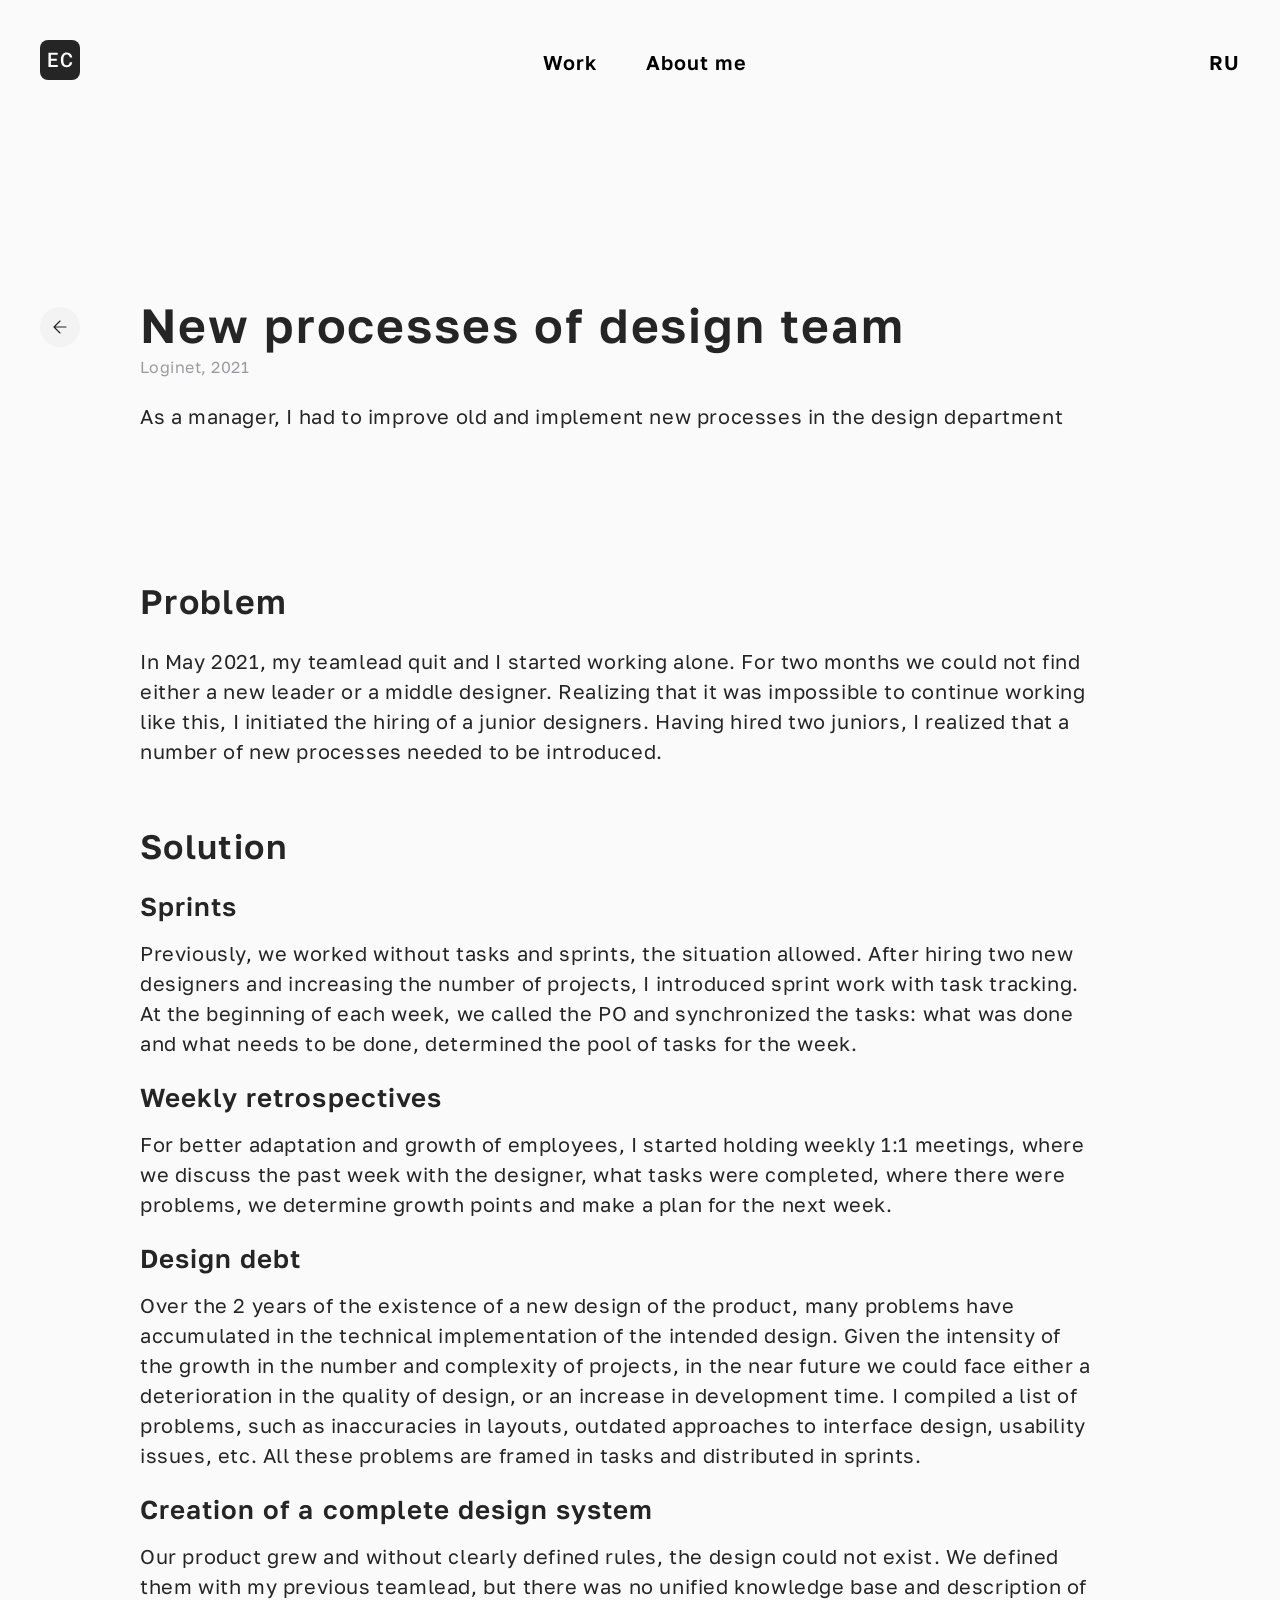
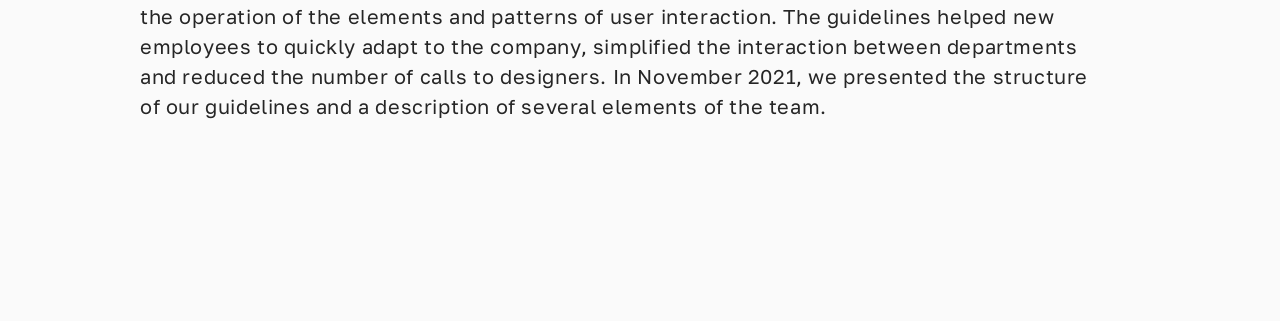
<file: process_case_en.html>
<!DOCTYPE html>
<html lang="en">
  <head>
    <script
      async
      src="https://www.googletagmanager.com/gtag/js?id=G-0EHWK5P559"
    ></script>
    <script>
      window.dataLayer = window.dataLayer || [];
      function gtag() {
        dataLayer.push(arguments);
      }
      gtag("js", new Date());

      gtag("config", "G-0EHWK5P559");
    </script>
    <link rel="stylesheet" href="css/normalize.css" />
    <link rel="stylesheet" href="css/font.css" />
    <link rel="stylesheet" href="css/style.css" />
    <link rel="shortcut icon" href="img/logo.svg" />
    <title>Design processes</title>
    <meta charset="UTF-8" />
    <meta http-equiv="X-UA-Compatible" content="IE=edge" />
    <meta name="viewport" content="width=device-width, initial-scale=1.0" />
  </head>
  <body>
    <header class="header">
      <a href="index.html">
        <img src="img/logo.svg" alt="нет лого" />
      </a>
      <div class="randomclass">
        <a href="work_en.html" class="bold-20">
          <p>Work</p>
        </a>
        <a href="about_en.html" class="bold-20">
          <p>About me</p>
        </a>
      </div>
      <a href="process_case_ru.html" class="bold-20-lang">
        <p>RU</p>
      </a>
    </header>
    <div class="case-with-button">
      <a href="work_en.html" class="backbutton">
        <img src="img/backbutton.svg" alt="назад" />
      </a>
      <div class="case-main">
        <div class="case-header">
          <div class="case-text">
            <p class="bold-48">New processes of design team</p>
            <p class="regular-16">Loginet, 2021</p>
          </div>
          <p class="regular-20">
            As a manager, I had to improve old and implement new processes in
            the design department
          </p>
        </div>
        <div class="case-inside">
          <div class="case-inside-part">
            <p class="bold-34">Problem</p>
            <p class="regular-20">
              In May 2021, my teamlead quit and I started working alone. For two
              months we could not find either a new leader or a middle designer.
              Realizing that it was impossible to continue working like this, I
              initiated the hiring of a junior designers. Having hired two
              juniors, I realized that a number of new processes needed to be
              introduced.
            </p>
          </div>
          <div class="case-inside-part">
            <p class="bold-34">Solution</p>
            <div class="card-text-gap16">
              <p class="bold-26">Sprints</p>
              <p class="regular-20">
                Previously, we worked without tasks and sprints, the situation
                allowed. After hiring two new designers and increasing the
                number of projects, I introduced sprint work with task tracking.
                At the beginning of each week, we called the PO and synchronized
                the tasks: what was done and what needs to be done, determined
                the pool of tasks for the week.
              </p>
            </div>
            <div class="card-text-gap16">
              <p class="bold-26">Weekly retrospectives</p>
              <p class="regular-20">
                For better adaptation and growth of employees, I started holding
                weekly 1:1 meetings, where we discuss the past week with the
                designer, what tasks were completed, where there were problems,
                we determine growth points and make a plan for the next week.
              </p>
            </div>
            <div class="card-text-gap16">
              <p class="bold-26">Design debt</p>
              <p class="regular-20">
                Over the 2 years of the existence of a new design of the
                product, many problems have accumulated in the technical
                implementation of the intended design. Given the intensity of
                the growth in the number and complexity of projects, in the near
                future we could face either a deterioration in the quality of
                design, or an increase in development time. I compiled a list of
                problems, such as inaccuracies in layouts, outdated approaches
                to interface design, usability issues, etc. All these problems
                are framed in tasks and distributed in sprints.
              </p>
            </div>
            <div class="card-text-gap16">
              <p class="bold-26">Creation of a complete design system</p>
              <p class="regular-20">
                Our product grew and without clearly defined rules, the design
                could not exist. We defined them with my previous teamlead, but
                there was no unified knowledge base and description of the
                operation of the elements and patterns of user interaction. The
                guidelines helped new employees to quickly adapt to the company,
                simplified the interaction between departments and reduced the
                number of calls to designers. In November 2021, we presented the
                structure of our guidelines and a description of several
                elements of the team.
              </p>
            </div>
          </div>
        </div>
      </div>
    </div>
  </body>
</html>
</file>
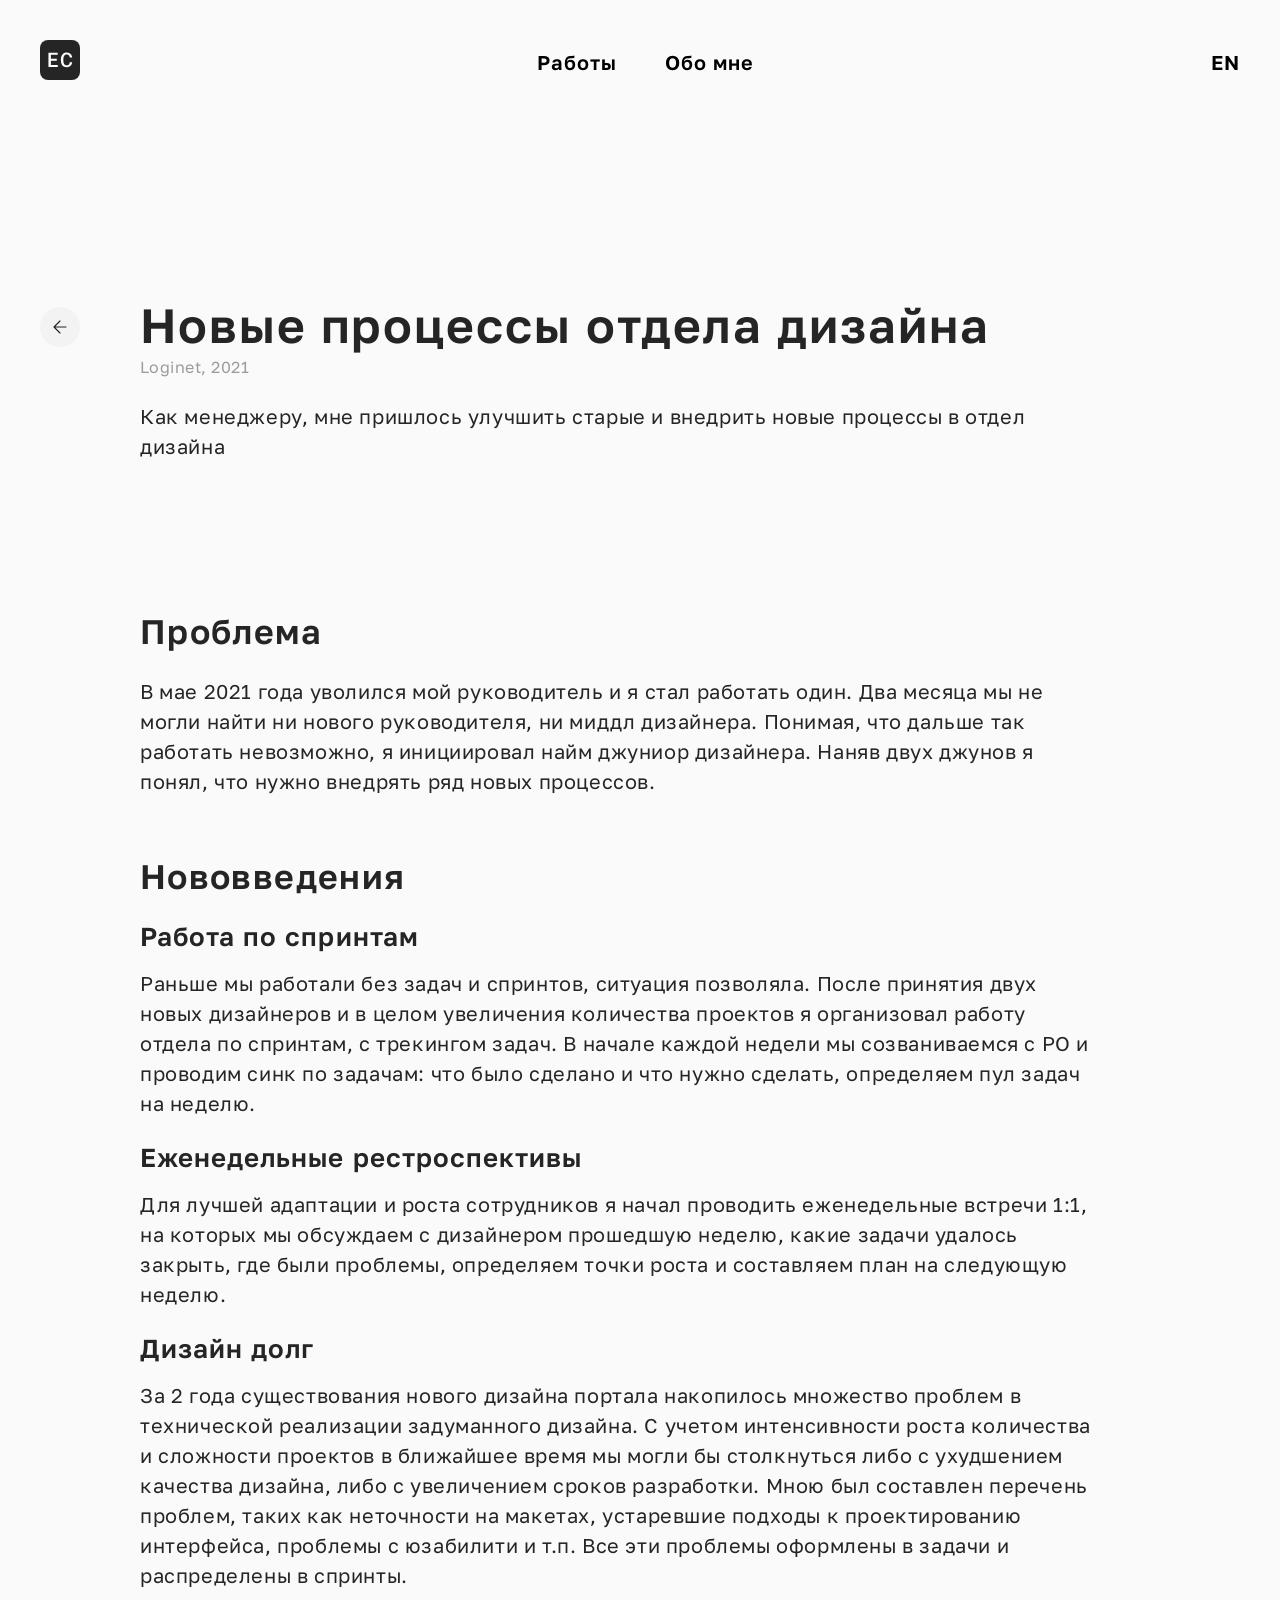
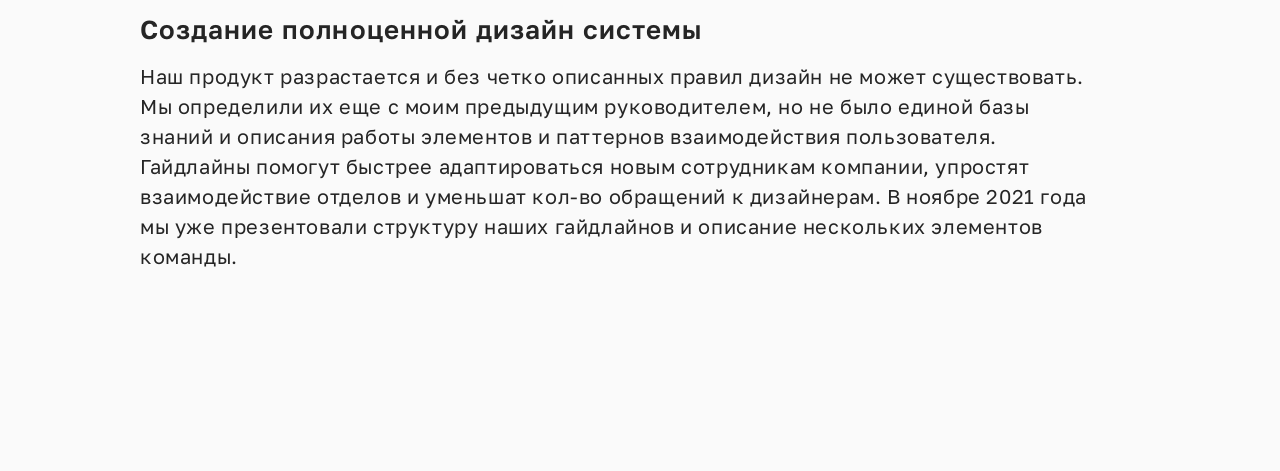
<file: process_case_ru.html>
<!DOCTYPE html>
<html lang="en">
  <head>
    <script
      async
      src="https://www.googletagmanager.com/gtag/js?id=G-0EHWK5P559"
    ></script>
    <script>
      window.dataLayer = window.dataLayer || [];
      function gtag() {
        dataLayer.push(arguments);
      }
      gtag("js", new Date());

      gtag("config", "G-0EHWK5P559");
    </script>
    <link rel="stylesheet" href="css/normalize.css" />
    <link rel="stylesheet" href="css/font.css" />
    <link rel="stylesheet" href="css/style.css" />
    <link rel="shortcut icon" href="img/logo.svg" />
    <title>Новые процессы отдела дизайна</title>
    <meta charset="UTF-8" />
    <meta http-equiv="X-UA-Compatible" content="IE=edge" />
    <meta name="viewport" content="width=device-width, initial-scale=1.0" />
  </head>
  <body>
    <header class="header">
      <a href="index_ru.html">
        <img src="img/logo.svg" alt="нет лого" />
      </a>
      <div class="randomclass">
        <a href="work_ru.html" class="bold-20">
          <p>Работы</p>
        </a>
        <a href="about_ru.html" class="bold-20">
          <p>Обо мне</p>
        </a>
      </div>
      <a href="process_case_en.html" class="bold-20-lang">
        <p>EN</p>
      </a>
    </header>
    <div class="case-with-button">
      <a href="work_ru.html" class="backbutton">
        <img src="img/backbutton.svg" alt="назад" />
      </a>
      <div class="case-main">
        <div class="case-header">
          <div class="case-text">
            <p class="bold-48">Новые процессы отдела дизайна</p>
            <p class="regular-16">Loginet, 2021</p>
          </div>
          <p class="regular-20">
            Как менеджеру, мне пришлось улучшить старые и внедрить новые
            процессы в отдел дизайна
          </p>
        </div>
        <div class="case-inside">
          <div class="case-inside-part">
            <p class="bold-34">Проблема</p>
            <p class="regular-20">
              В мае 2021 года уволился мой руководитель и я стал работать один.
              Два месяца мы не могли найти ни нового руководителя, ни миддл
              дизайнера. Понимая, что дальше так работать невозможно, я
              инициировал найм джуниор дизайнера. Наняв двух джунов я понял, что
              нужно внедрять ряд новых процессов.
            </p>
          </div>
          <div class="case-inside-part">
            <p class="bold-34">Нововведения</p>
            <div class="card-text-gap16">
              <p class="bold-26">Работа по спринтам</p>
              <p class="regular-20">
                Раньше мы работали без задач и спринтов, ситуация позволяла.
                После принятия двух новых дизайнеров и в целом увеличения
                количества проектов я организовал работу отдела по спринтам, с
                трекингом задач. В начале каждой недели мы созваниваемся с PO и
                проводим синк по задачам: что было сделано и что нужно сделать,
                определяем пул задач на неделю.
              </p>
            </div>
            <div class="card-text-gap16">
              <p class="bold-26">Еженедельные рестроспективы</p>
              <p class="regular-20">
                Для лучшей адаптации и роста сотрудников я начал проводить
                еженедельные встречи 1:1, на которых мы обсуждаем с дизайнером
                прошедшую неделю, какие задачи удалось закрыть, где были
                проблемы, определяем точки роста и составляем план на следующую
                неделю.
              </p>
            </div>
            <div class="card-text-gap16">
              <p class="bold-26">Дизайн долг</p>
              <p class="regular-20">
                За 2 года существования нового дизайна портала накопилось
                множество проблем в технической реализации задуманного дизайна.
                С учетом интенсивности роста количества и сложности проектов в
                ближайшее время мы могли бы столкнуться либо с ухудшением
                качества дизайна, либо с увеличением сроков разработки. Мною был
                составлен перечень проблем, таких как неточности на макетах,
                устаревшие подходы к проектированию интерфейса, проблемы с
                юзабилити и т.п. Все эти проблемы оформлены в задачи и
                распределены в спринты.
              </p>
            </div>
            <div class="card-text-gap16">
              <p class="bold-26">Создание полноценной дизайн системы</p>
              <p class="regular-20">
                Наш продукт разрастается и без четко описанных правил дизайн не
                может существовать. Мы определили их еще с моим предыдущим
                руководителем, но не было единой базы знаний и описания работы
                элементов и паттернов взаимодействия пользователя. Гайдлайны
                помогут быстрее адаптироваться новым сотрудникам компании,
                упростят взаимодействие отделов и уменьшат кол-во обращений к
                дизайнерам. В ноябре 2021 года мы уже презентовали структуру
                наших гайдлайнов и описание нескольких элементов команды.
              </p>
            </div>
          </div>
        </div>
      </div>
    </div>
  </body>
</html>
</file>
<file: css/style.css>
body {
  background-color: #fafafa;
  max-width: 1240px;
  margin: auto;
  padding-left: 40px;
  padding-right: 40px;
  max-height: 100%;
}

a {
  text-decoration: none;
}
ul {
  text-decoration: none;
}
li {
  text-decoration: none;
}

.mainpart {
  width: 600px;
  display: flex;
  position: absolute;
  align-items: center;
  top: 50%;
  left: 50%;
  transform: translate(-50%, -50%);
  flex-direction: column;
  gap: 32px;
}

.mainpartwork {
  display: flex;
  flex-direction: column;
  justify-content: center;
  align-items: flex-start;
  gap: 150px;
  margin-top: 200px;
  margin-bottom: 200px;
  position: relative;
  width: 100%;
}

.mainparttext {
  text-align: left;
  display: flex;
  flex-direction: column;
  align-items: flex-start;
  padding: 0px;
  gap: 24px;
  width: 100%;
}

.idextparttext {
  text-align: center;
  display: flex;
  flex-direction: column;
  align-items: flex-start;
  padding: 0px;
  gap: 24px;
  width: 600px;
}

.social {
  display: flex;
  flex-direction: row;
  align-items: flex-start;
  padding: 0px;
  gap: 16px;
  width: 140px;
}

.telegram-icon {
  width: 36px;
  height: 36px;
  border-radius: 50%;
  background: #252525;
}

.telegram-icon :hover {
  width: 36px;
  height: 36px;
  border-radius: 50%;
  background: linear-gradient(180deg, #2aabee 0%, #229ed9 99.26%);
}

.linkedin-icon {
  width: 36px;
  height: 36px;
  border-radius: 50%;
  background: #252525;
}

.linkedin-icon :hover {
  width: 36px;
  height: 36px;
  border-radius: 50%;
  background: #2867b2;
}

.mail-icon {
  width: 36px;
  height: 36px;
  border-radius: 50%;
  background: #252525;
}

.mail-icon :hover {
  width: 36px;
  height: 36px;
  border-radius: 50%;
  background: #51bc63;
}

.header {
  display: flex;
  position: sticky;
  flex-direction: row;
  justify-content: space-between;
  align-items: center;
  z-index: 2;
  padding-top: 40px;
  padding-bottom: 20px;
  top: 0;
  width: 100%;
  background: #fafafa;
  transition: page 500ms linear;
}

.header a {
  height: 40px;
}

.header p {
  transition: border 100ms linear;
  height: auto;
  padding-bottom: 2px;
  margin-top: 10px;
  position: relative;
  text-align: center;
  height: auto;
}

.header p:hover {
  border-bottom: 2px solid #252525;
}

.randomclass {
  display: flex;
  align-items: center;
  padding: 0px;
  gap: 48px;
  height: 40px;
}

.block-card {
  display: flex;
  flex-direction: column;
  align-items: flex-start;
  padding: 0px;
  gap: 60px;
  width: 100%;
}

.block-exp {
  display: flex;
  flex-direction: column;
  align-items: flex-start;
  padding: 0px;
  gap: 60px;
  width: 100%;
}

.card {
  display: flex;
  flex-direction: row;
  align-items: flex-start;
  padding: 0px;
  gap: 40px;
  width: 100%;
  color: #fafafa;
}

.cardtext {
  display: flex;
  flex-direction: column;
  align-items: flex-start;
  padding: 60px 0px 0px;
  gap: 40px;
  width: 100%;
  height: fit-content;
}

.cardimage {
  width: 50%;
  height: 50%;
}

.randomclass .header-wrapper {
  width: 100%;
}

.cardheader {
  display: flex;
  flex-direction: column;
  align-items: flex-start;
  padding: 0px;
  gap: 8px;
  width: 100%;
}

.carddescript {
  display: flex;
  flex-direction: column;
  align-items: flex-start;
  padding: 0px;
  gap: 24px;
  width: 100%;
  height: fit-content;
}

.readmore {
  display: flex;
  flex-direction: row;
  align-items: center;
  padding-bottom: 4px;
  gap: 8px;
  height: 24px;
  transition: border 100ms linear;
}

.readmore:hover {
  border-bottom: 2px solid #252525;
}

.link {
  display: flex;
  flex-direction: row;
  align-items: center;
  padding-bottom: 4px;
  gap: 8px;
  height: 24px;
  transition: border 100ms linear;
}

.case-main {
  display: flex;
  flex-direction: column;
  justify-content: center;
  align-items: flex-start;
  gap: 150px;
  margin-right: 140px;
  position: relative;
  width: 100%;
}

.case-header {
  display: flex;
  flex-direction: column;
  align-items: flex-start;
  padding: 0px;
  gap: 24px;
  width: 100%;
}

.case-text {
  display: flex;
  flex-direction: column;
  align-items: flex-start;
  padding: 0px;
  gap: 8px;
  width: 100%;
}

.case-inside {
  display: flex;
  flex-direction: column;
  align-items: flex-start;
  padding: 0px;
  gap: 60px;
  width: 100%;
}

.case-inside-part {
  display: flex;
  flex-direction: column;
  align-items: flex-start;
  padding: 0px;
  gap: 24px;
  width: 100%;
}

.caseimg {
  filter: drop-shadow(0px 2px 16px rgba(0, 0, 0, 0.16));
}

.img-with-text {
  display: flex;
  flex-direction: column;
  align-items: center;
  padding: 0px;
  gap: 16px;
}

.doubleimg {
  display: flex;
  flex-direction: row;
  align-items: flex-start;
  padding: 0px;
  gap: 20px;
  width: 960px;
}

.backbutton {
  display: flex;
  margin-top: 7px;
  position: sticky;
  top: 150px;
  border-radius: 24px;
  transition: 200ms linear;
}

.backbutton:hover {
  box-shadow: 0px 2px 24px rgba(0, 0, 0, 0.16);
}

.case-with-button {
  display: flex;
  flex-direction: row;
  justify-content: left;
  align-items: flex-start;
  gap: 60px;
  margin-top: 200px;
  margin-bottom: 200px;
  position: relative;
  width: 100%;
}

.card-text-gap16 {
  display: flex;
  flex-direction: column;
  align-items: flex-start;
  padding: 0px;
  gap: 16px;
  width: 960px;
}

.exp-main {
  display: flex;
  flex-direction: row;
  align-items: flex-start;
  padding: 0px;
  gap: 20px;
  width: 906px;
}

.exp-text {
  display: flex;
  flex-direction: column;
  align-items: flex-start;
  padding: 0px;
  gap: 16px;
  width: 690px;
}

.line-exp {
  position: absolute;
  width: 2px;
  height: 1130px;
  left: 179px;
  margin-top: 19px;
}

.line-exp-ru {
  position: absolute;
  width: 2px;
  height: 1110px;
  left: 179px;
  margin-top: 19px;
}

.list {
  padding-left: 20px;
  margin: auto;
}

.datedesktop {
  display: block;
}

.datemobile {
  display: none;
}

@media only screen and (max-width: 767px) {
  body {
    padding-left: 0px;
    padding-right: 0px;
    max-height: 100%;
  }

  .header {
    padding-top: 20px;
    padding-left: 24px;
    padding-right: 24px;
    width: auto;
    background: #fafafa;
  }

  .mainpart {
    width: 89%;
  }
  .idextparttext {
    margin: 0 24px;
    width: 100%;
  }
  .randomclass {
    gap: 24px;
  }
  .mainpartwork {
    display: flex;
    flex-direction: column;
    justify-content: center;
    align-items: flex-start;
    gap: 100px;
    margin-top: 150px;
    margin-bottom: 100px;
    position: relative;
    width: auto;
    padding-left: 24px;
    padding-right: 24px;
  }
  .card {
    display: flex;
    flex-direction: column;
    align-items: flex-start;
    padding: 0px;
    gap: 24px;
    width: 100%;
    color: #fafafa;
  }
  .cardtext {
    display: flex;
    flex-direction: column;
    align-items: flex-start;
    padding: 0;
    gap: 16px;
    width: 100%;
    height: fit-content;
  }
  .card img {
    max-width: 767px;
    width: 100%;
    height: 100%;
  }
  .carddescript {
    display: flex;
    flex-direction: column;
    align-items: flex-start;
    padding: 0px;
    gap: 16px;
    width: 100%;
    height: fit-content;
  }
  .readmore img {
    width: auto;
    height: auto;
  }
  .case-with-button {
    display: flex;
    flex-direction: column;
    justify-content: left;
    align-items: flex-start;
    gap: 24px;
    margin-top: 130px;
    margin-bottom: 100px;
    position: relative;
    width: auto;
    padding-left: 24px;
    padding-right: 24px;
  }
  .mainparttext {
    gap: 16px;
  }
  .cardheader {
    gap: 4px;
  }

  .backbutton {
    z-index: 2;
  }

  .case-main {
    display: flex;
    flex-direction: column;
    justify-content: center;
    align-items: flex-start;
    gap: 100px;
    margin-right: 0px;
  }

  .case-header {
    gap: 16px;
  }

  .case-inside {
    gap: 40px;
  }

  .case-inside-part {
    gap: 12px;
  }

  .doubleimg {
    display: flex;
    flex-direction: column;
    align-items: flex-start;
    padding: 0px;
    gap: 12px;
    width: 100%;
  }

  .img-with-text {
    display: flex;
    flex-direction: column;
    align-items: center;
    padding: 0px;
    gap: 4px;
  }

  .case-inside img {
    width: 100%;
  }

  .img-with-text p {
    text-align: center;
  }

  .card-text-gap16 {
    display: flex;
    flex-direction: column;
    align-items: flex-start;
    padding: 0px;
    gap: 8px;
    width: auto;
  }

  .block-card {
    gap: 80px;
  }

  .datedesktop {
    display: none;
  }

  .exp-main {
    display: flex;
    flex-direction: row;
    align-items: flex-start;
    padding: 0px;
    gap: 20px;
    width: 100%;
  }

  .line-exp {
    display: none;
    position: absolute;
    width: 2px;
    height: 1635px;
    left: 38px;
    margin-top: -245px;
  }

  .datemobile {
    display: block;
  }

  .careerdot {
    padding-top: 7px;
  }

  .block-exp {
    gap: 50px;
  }
  .block-exp img {
    height: 12px;
    width: 12px;
  }

  .exp-text {
    display: flex;
    flex-direction: column;
    align-items: flex-start;
    padding: 0px;
    gap: 12px;
    width: 100%;
  }

  .link img {
    height: 20px;
    width: 20px;
  }
}
</file>
<file: css/font.css>
@font-face {
  font-family: "Golos Text";
  src: url("../fonts/Golos-Text_Regular.eot");
  src: local("вє"), url("../fonts/Golos-Text_Regular.woff") format("woff"),
    url("../fonts/Golos-Text_Regular.ttf") format("truetype"),
    url("../fonts/Golos-Text_Regular.svg") format("svg");
  font-weight: 400;
  font-style: normal;
}

@font-face {
  font-family: "Golos Text";
  src: url("../fonts/Golos-Text_DemiBold.eot");
  src: local("вє"), url("../fonts/Golos-Text_DemiBold.woff") format("woff"),
    url("../fonts/Golos-Text_DemiBold.ttf") format("truetype"),
    url("../fonts/Golos-Text_DemiBold.svg") format("svg");
  font-weight: 600;
  font-style: normal;
}

.bold-48 {
  font-family: "Golos Text";
  font-style: normal;
  font-weight: 600;
  font-size: 48px;
  line-height: 50px;
  letter-spacing: 0.04em;
  color: #252525;
  width: 100%;
}

.bold-34 {
  font-family: "Golos Text";
  font-style: normal;
  font-weight: 600;
  font-size: 34px;
  line-height: 41px;
  letter-spacing: 0.04em;
  color: #252525;
}

.bold-26 {
  font-family: "Golos Text";
  font-style: normal;
  font-weight: 600;
  font-size: 26px;
  line-height: 31px;
  letter-spacing: 0.04em;
  color: #252525;
}

.bold-20 {
  font-family: "Golos Text";
  font-style: normal;
  font-weight: 600;
  font-size: 20px;
  line-height: 24px;
  letter-spacing: 0.05em;
  color: black;
  text-decoration: none;
}

.bold-20-lang {
  font-family: "Golos Text";
  font-style: normal;
  font-weight: 600;
  font-size: 20px;
  line-height: 24px;
  letter-spacing: 0.05em;
  color: black;
  text-decoration: none;
}

.regular-20 {
  font-family: "Golos Text";
  font-style: normal;
  font-weight: 400;
  font-size: 20px;
  line-height: 30px;
  letter-spacing: 0.03em;
  color: #252525;
  width: 100%;
}

.regular-20-link {
  font-family: "Golos Text";
  font-style: normal;
  font-weight: 400;
  font-size: 20px;
  line-height: 30px;
  letter-spacing: 0.03em;
  color: #306AFF;
  width: 100%;
}

.regular-16 {
  font-family: "Golos Text";
  font-style: normal;
  font-weight: 400;
  font-size: 16px;
  line-height: 19px;
  letter-spacing: 0.03em;
  color: #9b9b9f;
}

.regular-20-gray {
  font-family: "Golos Text";
  font-style: normal;
  font-weight: 400;
  font-size: 20px;
  line-height: 30px;
  letter-spacing: 0.03em;
  color: #9b9b9f;
  width: 145px;
  text-align: right;
}

@media only screen and (max-width: 767px) {
  .bold-48 {
    font-family: "Golos Text";
    font-style: normal;
    font-weight: 600;
    font-size: 34px;
    line-height: 40px;
    letter-spacing: 0.02em;
    color: #252525;
    width: 100%;
  }
  .regular-20 {
    font-family: "Golos Text";
    font-style: normal;
    font-weight: 400;
    font-size: 16px;
    line-height: 25px;
    letter-spacing: 0.02em;
    color: #252525;
    width: 100%;
  }
  .bold-20 {
    font-family: "Golos Text";
    font-style: normal;
    font-weight: 600;
    font-size: 18px;
    line-height: 24px;
    letter-spacing: 0.02em;
    color: black;
    text-decoration: none;
  }
  .bold-34 {
    font-family: "Golos Text";
    font-style: normal;
    font-weight: 600;
    font-size: 26px;
    line-height: 31px;
    letter-spacing: 0.02em;
    color: #252525;
  }

  .bold-26 {
    font-family: "Golos Text";
    font-style: normal;
    font-weight: 600;
    font-size: 20px;
    line-height: 25px;
    letter-spacing: 0.04em;
    color: #252525;
  }
  .regular-20-gray {
    font-family: "Golos Text";
    font-style: normal;
    font-weight: 400;
    font-size: 16px;
    line-height: 24px;
    letter-spacing: 0.01em;
    color: #9b9b9f;
    width: 100%;
    text-align: left;
  }
  
  .bold-20-lang {
    font-family: "Golos Text";
    font-style: normal;
    font-weight: 600;
    font-size: 20px;
    line-height: 24px;
    letter-spacing: 0.05em;
    color: black;
    text-decoration: none;
  }

  .regular-16 {
    font-family: "Golos Text";
    font-style: normal;
    font-weight: 400;
    font-size: 14px;
    line-height: 19px;
    letter-spacing: 0.03em;
    color: #9b9b9f;
  }
  
  .regular-20-link {
    font-family: "Golos Text";
    font-style: normal;
    font-weight: 400;
    font-size: 16px;
    line-height: 25px;
    letter-spacing: 0.02em;
    color: #306AFF;
    width: 100%;
  }

}
</file>
